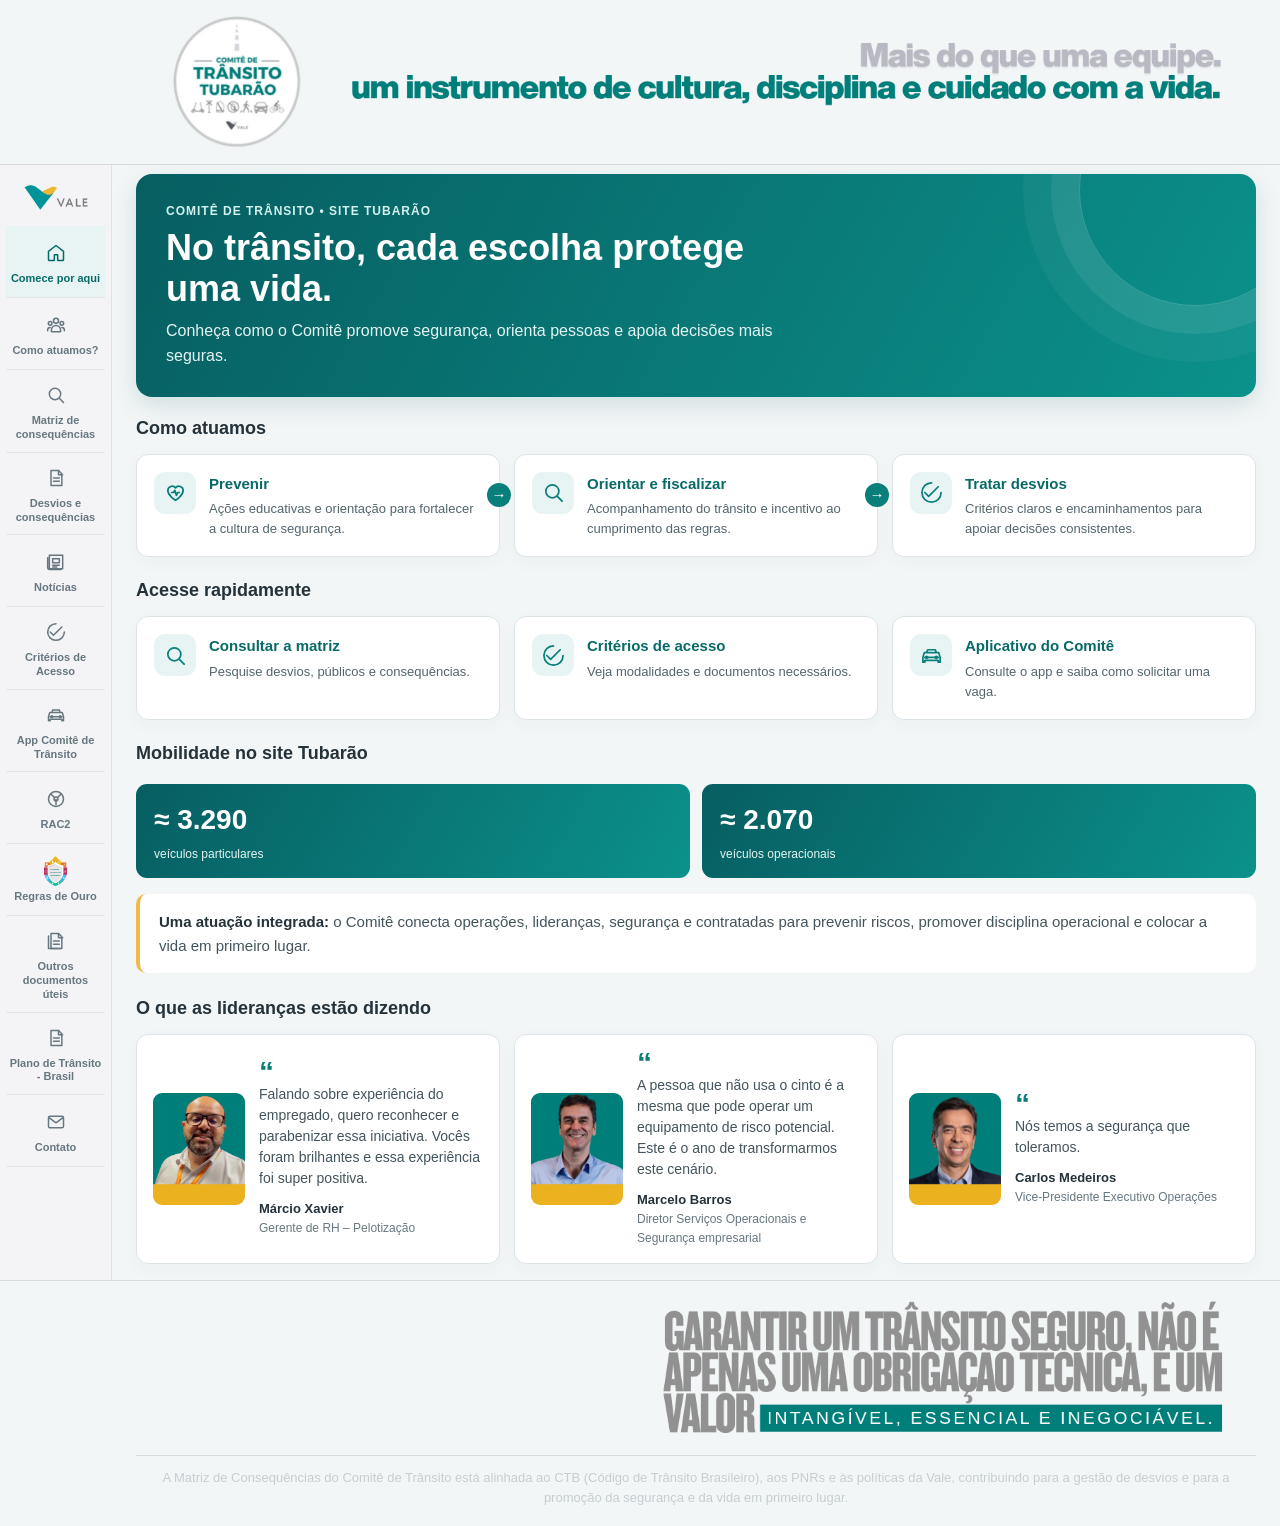
<file: index.html>
<!DOCTYPE html>
<html lang="pt-BR"><head><meta charset="UTF-8"><meta name="viewport" content="width=device-width, initial-scale=1">
<title>Portal | Comitê de Trânsito</title>
<link rel="icon" type="image/png" href="Logo%20-%20Comit%C3%AA%20de%20tr%C3%A2nsito%20(3).png">
<style>
:root{--teal:#087f7b;--teal2:#0c9992;--ink:#24323a;--muted:#667780;--bg:#f3f6f7;--line:#dce4e7;--red:#d94d58;--amber:#f1b84b}
*{box-sizing:border-box}body{margin:0;background:var(--bg);font:15px/1.55 "Segoe UI",Arial,sans-serif;color:var(--ink)}
header{position:sticky;top:0;z-index:100;background:var(--bg);color:var(--ink);padding:0;border-bottom:1px solid #d5dadd}
header .header-banner{display:block;width:calc(100% - 160px);max-width:1152px;height:auto;margin:0 auto;position:relative;left:56px}
.shell{display:flex}aside{width:112px;flex-shrink:0;background:#f4f4f6;border-right:1px solid var(--line);padding:12px 6px}
.brand{display:none}
.golden-rules{display:flex;align-items:center;gap:24px;flex-wrap:wrap}.golden-rules img{display:block;width:180px;max-width:100%;height:auto;object-fit:contain}.golden-rules div{flex:1;min-width:200px}.golden-rules h3{margin:0 0 8px;color:var(--teal)}.golden-rules p{margin:0;color:var(--muted)}
nav button,nav a.nav-link{text-decoration:none;box-sizing:border-box;width:100%;display:flex;flex-direction:column;align-items:center;justify-content:center;gap:4px;text-align:center;background:transparent;color:#667780;padding:10px 3px;border-radius:0;border-bottom:1px solid #e4e6e8;margin:0;font-family:inherit;font-size:11px;line-height:1.25;font-weight:600;min-height:72px}
nav button.active,nav button:hover,nav a.nav-link:hover{background:#e8f4f3;color:#066b68}nav .ico{display:flex;width:30px;height:30px;flex:0 0 30px;align-items:center;justify-content:center;text-align:center;font-size:24px;line-height:1}
.side-bottom{border-top:1px solid var(--line);margin-top:12px;padding:12px 3px;color:var(--muted);font-size:10px;line-height:1.3;text-align:center}
main{flex:1;max-width:1200px;margin:0 auto;padding:9px 24px 16px;width:100%}
.page{display:none}.page.active{display:block}.sidebar-logo{display:block;width:78px;max-width:100%;height:auto;margin:4px auto 12px}.page-title{margin:0 0 4px;font-size:23px}.page-sub{margin:0 0 20px;color:var(--muted)}
.notice{background:#fff8e8;border:1px solid #f1d79b;border-left:5px solid var(--amber);padding:12px 15px;border-radius:9px;margin-bottom:17px}
.panel{background:white;border:1px solid var(--line);border-radius:13px;padding:20px;box-shadow:0 5px 18px #20343b08;margin-bottom:16px}
.panel h2{margin:0 0 4px;font-size:19px}.sub{color:var(--muted);margin:0 0 18px}
.grid{display:grid;grid-template-columns:repeat(2,minmax(0,1fr));gap:15px}label{display:block;font-weight:650;font-size:13px;margin-bottom:6px;color:#34464e}
select,input,textarea{width:100%;border:1px solid #cbd6da;border-radius:8px;padding:11px 12px;font:inherit;background:white;color:var(--ink)}textarea{min-height:90px;resize:vertical}
select:focus,input:focus,textarea:focus{outline:3px solid #0b918b22;border-color:var(--teal)}
.deviation-picker{position:relative}.deviation-picker>button{width:100%;min-height:46px;padding:11px 38px 11px 12px;text-align:left;background:white;border:1px solid #cbd6da;border-radius:8px;color:var(--ink);font:inherit;font-weight:400;line-height:1.4;white-space:normal;overflow-wrap:anywhere;position:relative}.deviation-picker>button::after{content:"⌄";position:absolute;right:13px;top:50%;transform:translateY(-50%);font-size:18px}.deviation-picker>button:focus{outline:3px solid #0b918b22;border-color:var(--teal)}.deviation-menu{position:absolute;z-index:20;top:calc(100% + 5px);left:0;right:0;padding:9px;background:white;border:1px solid var(--line);border-radius:9px;box-shadow:0 8px 24px #20343b24}.deviation-menu[hidden]{display:none}.deviation-menu input{margin-bottom:8px}.deviation-options{max-height:320px;overflow-y:auto}.deviation-options button{display:block;width:100%;padding:9px 10px;text-align:left;background:white;border-radius:6px;font:inherit;font-weight:400;line-height:1.4;white-space:normal;overflow-wrap:anywhere;word-break:normal}.deviation-options button:hover,.deviation-options button:focus{background:#e8f4f3;color:#066b68;outline:none}.deviation-options .no-options{padding:10px;color:var(--muted);font-size:13px}
.full{grid-column:1/-1}.actions{display:flex;gap:9px;flex-wrap:wrap;margin-top:16px}
button{border:0;border-radius:8px;padding:10px 14px;font-weight:700;font-size:13px;cursor:pointer}
.primary{background:var(--teal);color:white}.secondary{background:#edf2f3;color:#34464e}.danger{background:#fff0f0;color:#a22d38}.small{padding:7px 10px}
.result{margin-top:18px;display:none}.result.show{display:block}.result-head{display:flex;justify-content:space-between;gap:12px;flex-wrap:wrap;border-bottom:1px solid var(--line);padding-bottom:13px;margin-bottom:14px}
.chips{display:flex;gap:7px;flex-wrap:wrap;margin-top:8px}.chip{font-size:13px;font-weight:700;background:#e8f4f3;color:#086a67;border-radius:30px;padding:5px 9px}.severity.n5{background:#fff0a6;color:#805700;font-weight:800}.severity.n3{background:#f6d5d9;color:#800020;font-weight:800}.involved.n5{color:#805700;font-weight:800}.involved.n3{color:#800020;font-weight:800}.classification{background:#edf0fa;color:#46548c}
.outcomes,.stats{display:grid;grid-template-columns:repeat(2,minmax(0,1fr));gap:12px}.outcome,.stat{border:1px solid var(--line);border-radius:10px;padding:14px;background:#fcfdfd}.outcome h3{font-size:12px;text-transform:uppercase;letter-spacing:.5px;color:var(--muted);margin:0 0 8px}.committee-note{color:var(--red);font-size:12px;font-weight:700;margin:-4px 0 8px}
.stat strong{display:block;font-size:28px;color:var(--teal)}.stat span{color:var(--muted);font-size:12px}
.table-wrap{overflow:auto}table{border-collapse:collapse;width:100%;min-width:650px}th,td{padding:10px;border-bottom:1px solid var(--line);text-align:left;vertical-align:top}th{font-size:12px;text-transform:uppercase;color:var(--muted);background:#f8fafb}
.empty{color:#8a4c22;background:#fff8ef;border:1px solid #f0d5b7;padding:13px;border-radius:9px}.muted{color:var(--muted);font-size:12px}.locked{padding:25px;text-align:center;border:1px dashed #bdcbd0;border-radius:10px}
.badge{display:inline-block;background:#edf0fa;color:#46548c;padding:3px 8px;border-radius:20px;font-size:11px;font-weight:700}
dialog{width:min(680px,calc(100% - 30px));max-height:90vh;border:1px solid var(--line);border-radius:13px;padding:20px;color:var(--ink)}dialog::backdrop{background:#0008}dialog h2{margin:0 0 6px}dialog .grid{margin-top:16px}dialog .actions{justify-content:flex-end}
footer{padding:0;border-top:1px solid #d5dadd;background:transparent}footer .footer-banner{display:block;width:calc(100% - 160px);max-width:1152px;height:auto;margin:0 auto;position:relative;left:56px}.footer-note{width:calc(100% - 160px);max-width:1152px;position:relative;left:56px;margin:0 auto;padding:12px 0 18px;border-top:1px solid #d5dadd;color:#c5ced1;font-size:13px;text-align:center}
.icon-defs{position:absolute;width:0;height:0;overflow:hidden}.ico svg,.criteria-icon svg{width:20px;height:20px;display:block;fill:none;stroke:currentColor;stroke-width:1.8;stroke-linecap:round;stroke-linejoin:round}.criteria-icon{color:#087f7b}.ico{color:inherit}.rules-menu-icon{display:block;width:30px;height:30px;object-fit:contain}

 .powerbi-embed{position:relative;width:100%;aspect-ratio:16/9;overflow:hidden;border:1px solid var(--line);border-radius:9px;background:#f8fafb}
.powerbi-embed iframe{position:absolute;inset:0;width:100%;max-width:100%;height:100%;border:0;overflow:hidden}
 .dashboard-stats{grid-template-columns:repeat(4,minmax(0,1fr));gap:10px}.dashboard-stats .stat{padding:10px 12px}.dashboard-stats .stat strong{font-size:23px}.info-grid{display:grid;grid-template-columns:repeat(2,minmax(0,1fr));gap:14px;margin-bottom:16px}.documents-list{display:grid;gap:14px}.info-card{background:white;border:1px solid var(--line);border-radius:12px;padding:18px;box-shadow:0 5px 18px #20343b08}.info-card h3{margin:0 0 8px;color:#086a67;font-size:16px}.info-card p{margin:0;color:#43545c}.app-callout{position:relative;margin:0 0 16px;padding:18px 20px;border:1px solid #b7dfdc;border-left:5px solid var(--teal);border-radius:14px;background:#e8f4f3;box-shadow:0 5px 18px #20343b08}.app-callout p{margin:0;color:#245158;font-size:16px;font-weight:650}.app-callout a{display:inline-block;margin-top:10px;color:#066b68;font-weight:800;text-decoration:underline;text-underline-offset:3px}.app-callout a:focus{outline:3px solid #0b918b44;outline-offset:3px;border-radius:3px}.home-hero{position:relative;overflow:hidden;margin-bottom:18px;padding:28px 30px;border-radius:16px;background:linear-gradient(120deg,#075e61,#0b918b);color:#fff;box-shadow:0 8px 24px #075e6126}.home-hero:after{content:"";position:absolute;width:230px;height:230px;right:-55px;top:-100px;border:1px solid #ffffff33;border-radius:50%;box-shadow:0 0 0 28px #ffffff12,0 0 0 56px #ffffff0a}.home-hero .eyebrow{margin:0 0 6px;color:#d2f2ef;font-size:12px;font-weight:800;letter-spacing:1px;text-transform:uppercase}.home-hero h1{position:relative;z-index:1;max-width:650px;margin:0;font-size:clamp(25px,4vw,36px);line-height:1.15}.home-hero p{position:relative;z-index:1;max-width:620px;margin:10px 0 0;color:#e4f5f3;font-size:16px}.home-flow,.home-shortcuts{display:grid;grid-template-columns:repeat(3,minmax(0,1fr));gap:14px;margin:0 0 20px}.home-step,.home-shortcut{position:relative;display:flex;align-items:flex-start;gap:13px;min-width:0;padding:17px;background:white;border:1px solid var(--line);border-radius:12px;box-shadow:0 5px 18px #20343b08}.home-step:not(:last-child):after{content:"→";position:absolute;z-index:2;right:-12px;top:28px;width:24px;height:24px;border-radius:50%;background:var(--teal);color:white;text-align:center;font-weight:800;line-height:24px}.home-symbol{display:flex;flex:0 0 42px;width:42px;height:42px;align-items:center;justify-content:center;border-radius:11px;background:#e8f4f3;color:var(--teal)}.home-symbol svg{width:23px;height:23px;fill:none;stroke:currentColor;stroke-width:1.8;stroke-linecap:round;stroke-linejoin:round}.home-step h3,.home-shortcut h3{margin:0 0 4px;color:#086a67;font-size:15px}.home-step p,.home-shortcut p{margin:0;color:#53656d;font-size:13px}.home-section-title{margin:0 0 11px;font-size:18px}.home-shortcut{text-decoration:none;color:inherit;transition:transform .15s ease,border-color .15s ease}.home-shortcut:hover{transform:translateY(-2px);border-color:#83c7c3}.home-shortcut:focus{outline:3px solid #0b918b44;outline-offset:2px}.home-stats{grid-template-columns:repeat(2,minmax(0,1fr));margin:0 0 18px}.home-stats .metric{padding:14px 18px}.home-stats .metric strong{font-size:28px}.home-history{margin-bottom:22px;padding:16px 19px;background:#fff;border-left:4px solid var(--amber);border-radius:10px;color:#43545c}.home-history strong{color:var(--ink)}.testimonials{display:grid;grid-template-columns:repeat(3,minmax(0,1fr));gap:14px;margin:0}.testimonial-card{display:flex;align-items:center;gap:14px;min-width:0;padding:16px;background:#fff;border:1px solid var(--line);border-radius:12px;box-shadow:0 5px 18px #20343b08}.testimonial-card img{display:block;flex:0 0 92px;width:92px;height:112px;object-fit:cover;object-position:center 35%;border-radius:9px}.testimonial-card blockquote{margin:0;color:#43545c;font-size:14px;line-height:1.5}.testimonial-card blockquote::before{content:"“";display:block;color:var(--teal);font-size:30px;font-weight:800;line-height:.8}.testimonial-card strong,.testimonial-card cite{display:block}.testimonial-card strong{margin-top:10px;color:var(--ink);font-size:13px}.testimonial-card cite{color:var(--muted);font-size:12px;font-style:normal}.news-grid{display:grid;grid-template-columns:repeat(2,minmax(0,1fr));gap:16px}.news-card{overflow:hidden;background:white;border:1px solid var(--line);border-radius:13px;box-shadow:0 5px 18px #20343b08}.news-card img{display:block;width:100%;height:auto;max-height:520px;object-fit:contain;background:#f8fafb}.news-copy{padding:17px}.news-copy h3{margin:0 0 8px;color:#086a67;font-size:17px}.news-copy p{margin:0;color:#43545c}.info-card ul{margin:8px 0 0;padding-left:20px}.pillars{display:grid;grid-template-columns:repeat(3,minmax(0,1fr));gap:10px}.pillar{background:#e8f4f3;border-radius:9px;padding:12px;font-weight:700;color:#086a67}.metrics{display:grid;grid-template-columns:repeat(2,minmax(0,1fr));gap:12px;margin:16px 0}.metric{background:linear-gradient(120deg,#075e61,#0b918b);color:white;border-radius:11px;padding:16px}.metric strong{display:block;font-size:25px}.metric span{font-size:12px;color:#e4f5f3}.criteria-grid{display:grid;grid-template-columns:repeat(2,minmax(0,1fr));gap:14px}.criteria-card{background:white;border:1px solid var(--line);border-top:4px solid var(--teal);border-radius:11px;padding:17px;box-shadow:0 5px 18px #20343b08}.criteria-card h3{display:flex;align-items:center;gap:9px;margin:0 0 10px;color:#086a67;font-size:16px}.criteria-icon{display:inline-flex;align-items:center;justify-content:center;flex:0 0 32px;width:32px;height:32px;border-radius:8px;background:#e8f4f3;font-size:21px;line-height:1}.criteria-card p{margin:0 0 10px;color:#43545c}.criteria-card p:last-child{margin-bottom:0}.criteria-card .criteria-docs{padding-top:9px;border-top:1px solid var(--line)} .criteria-card .criteria-docs strong{color:var(--ink)}.criteria-card.highlight{border-top-color:var(--amber)}.criteria-wide{grid-column:1/-1}.resource-link{display:inline-block;text-decoration:none;padding:10px 14px;border-radius:8px;font-weight:700;font-size:13px}
@media(max-width:760px){.shell{display:block}aside{width:100%;padding:8px;border-right:0;border-bottom:1px solid var(--line)}.brand{display:none}nav{display:flex;overflow:auto;gap:4px}nav button,nav a.nav-link{white-space:nowrap;width:auto;margin:0;font-size:12px}.footer-note{width:calc(100% - 30px);left:0}.side-bottom{display:none}main{padding:15px}.grid,.outcomes,.stats,.info-grid,.news-grid,.pillars,.metrics,.criteria-grid,.home-flow,.home-shortcuts,.testimonials{grid-template-columns:1fr}.testimonial-card{align-items:flex-start}.testimonial-card img{flex-basis:82px;width:82px;height:100px}.home-step:not(:last-child):after{content:"↓";right:18px;top:auto;bottom:-13px}.home-hero{padding:23px 21px}.home-stats{grid-template-columns:repeat(2,minmax(0,1fr))}.dashboard-stats{grid-template-columns:repeat(2,minmax(0,1fr))}header{padding:0}header .header-banner,footer .footer-banner{width:calc(100% - 30px);left:0}main{padding:9px 15px 16px}}
.report-table{margin-bottom:22px}.report-table h2{margin:0 0 10px}.report-table table{min-width:0;table-layout:fixed}.report-table th,.report-table td{text-align:center;vertical-align:middle;overflow-wrap:anywhere;word-break:normal}.report-table th:first-child,.report-table td:first-child{width:23%;text-align:left}.report-table .potential-n5{color:#805700;background:#fff0a6;font-weight:800}.report-table .potential-n3{color:#800020;background:#f6d5d9;font-weight:800}.print-actions{margin:0 0 16px}
@media print{body{background:white;font-size:11pt}header,aside,footer,.print-actions{display:none!important}.shell,main{display:block!important;min-height:0;margin:0;padding:0;max-width:none;width:100%}.page{display:none!important}body.print-report #page-relatorio{display:block!important}body.print-consult #page-consulta{display:block!important}body.print-criteria #page-criterios{display:block!important}body.print-consult #page-consulta>*:not(.panel){display:none!important}body.print-consult #page-consulta .panel{box-shadow:none;border:0;padding:0;margin:0}body.print-consult #page-consulta .panel>.grid,body.print-consult #page-consulta .panel>.actions{display:none!important}body.print-consult #result{display:block!important;margin:0}body.print-consult .result-head button{display:none!important}.panel{box-shadow:none;border:0;padding:0}.table-wrap{overflow:visible}table{width:100%;min-width:0;font-size:9pt}th,td{padding:5px;border:1px solid #aaa}thead{display:table-header-group}tr{break-inside:avoid}.report-table{break-inside:auto}}

</style></head>
<body>
<svg class="icon-defs" xmlns="http://www.w3.org/2000/svg" aria-hidden="true">
<symbol id="i-home" viewBox="0 0 24 24"><path d="m3 10 9-7 9 7v10a1 1 0 0 1-1 1h-6v-7h-4v7H4a1 1 0 0 1-1-1z"/></symbol>
<symbol id="i-search" viewBox="0 0 24 24"><circle cx="10.8" cy="10.8" r="6.8"/><path d="m16 16 5 5"/></symbol>
<symbol id="i-report" viewBox="0 0 24 24"><path d="M6 3h9l4 4v14H6z"/><path d="M15 3v5h5M9 12h7M9 16h7"/></symbol>
<symbol id="i-committee" viewBox="0 0 24 24"><circle cx="12" cy="7" r="3"/><circle cx="5" cy="10" r="2.2"/><circle cx="19" cy="10" r="2.2"/><path d="M6.5 20v-2a5.5 5.5 0 0 1 11 0v2zM2 19v-1a3 3 0 0 1 3-3m17 4v-1a3 3 0 0 0-3-3"/></symbol>
<symbol id="i-news" viewBox="0 0 24 24"><path d="M4 4h16v16H4zM2 7v12a2 2 0 0 0 2 2h14"/><path d="M8 8h8v5H8zM8 16h8M8 18h5"/></symbol>
<symbol id="i-mail" viewBox="0 0 24 24"><rect x="3" y="5" width="18" height="14" rx="2"/><path d="m4 7 8 6 8-6"/></symbol>
<symbol id="i-check" viewBox="0 0 24 24"><path d="m5 12 4 4L19 6"/><path d="M12 2a10 10 0 1 0 10 10"/></symbol>
<symbol id="i-golden-rules" viewBox="0 0 24 24"><path d="M12 2 3 6v6c0 5 5 8.5 9 10 4-1.5 9-5 9-10V6z"/><path d="m7 10 2-1v7m-2 0h4"/><rect x="13" y="9" width="4" height="7" rx="2"/></symbol>
<symbol id="i-wheel" viewBox="0 0 24 24"><circle cx="12" cy="12" r="9"/><circle cx="12" cy="12" r="2.3"/><path d="m5.6 5.6 4.8 4.8m8-4.8-4.8 4.8m-1.6 2.3v6.1"/></symbol>
<symbol id="i-leadership" viewBox="0 0 24 24"><circle cx="9" cy="7" r="3"/><path d="M3.5 19v-1a5.5 5.5 0 0 1 11 0v1zM17 4.5a3 3 0 0 1 0 5.8M17 13a4 4 0 0 1 3.5 4v2"/></symbol>
<symbol id="i-family" viewBox="0 0 24 24"><circle cx="8" cy="7" r="2.7"/><circle cx="16" cy="7" r="2.7"/><path d="M2.5 19v-1a5.5 5.5 0 0 1 11 0v1zm9 0v-1a5.5 5.5 0 0 1 10 0v1z"/><path d="M12 11.5v3"/></symbol>
<symbol id="i-accessibility" viewBox="0 0 24 24"><circle cx="12" cy="4" r="1.8"/><path d="M5 8h14M12 8l-2 6h5l3 6M10 14l-3 6"/><circle cx="12" cy="14" r="7"/></symbol>
<symbol id="i-care" viewBox="0 0 24 24"><path d="M12 20s-8-4.5-8-10a4.5 4.5 0 0 1 8-2.8A4.5 4.5 0 0 1 20 10c0 5.5-8 10-8 10z"/><path d="M8 12h2l1.2-2.3L13 15l1.2-3H16"/></symbol>
<symbol id="i-age" viewBox="0 0 24 24"><circle cx="12" cy="6" r="3"/><path d="M6 21v-2a6 6 0 0 1 12 0v2M12 12v8m-4-4h8"/></symbol>
<symbol id="i-car" viewBox="0 0 24 24"><path d="m3 14 1.5-5h15L21 14v5h-2v-2H5v2H3zM5 14h14M7 9l1-3h8l1 3"/><circle cx="7" cy="14" r="1"/><circle cx="17" cy="14" r="1"/></symbol>
<symbol id="i-clock" viewBox="0 0 24 24"><circle cx="12" cy="12" r="9"/><path d="M12 7v5l3.5 2"/></symbol>
<symbol id="i-target" viewBox="0 0 24 24"><circle cx="12" cy="12" r="9"/><circle cx="12" cy="12" r="5"/><circle cx="12" cy="12" r="1"/><path d="m13 11 7-7m-4 0h4v4"/></symbol>
<symbol id="i-driver" viewBox="0 0 24 24"><path d="m3 14 1.5-5h15L21 14v5h-2v-2H5v2H3zM5 14h14M7 9l1-3h8l1 3"/><circle cx="7" cy="14" r="1"/><circle cx="17" cy="14" r="1"/><path d="M12 3v5m-2.5-2.5h5"/></symbol>
<symbol id="i-documents" viewBox="0 0 24 24"><path d="M6 3h9l4 4v14H6z"/><path d="M15 3v5h5M9 12h7M9 16h7"/><path d="M3 6v15h14"/></symbol>
<symbol id="i-lock" viewBox="0 0 24 24"><rect x="4" y="10" width="16" height="11" rx="2"/><path d="M8 10V7a4 4 0 1 1 8 0v3M12 14v3"/></symbol>
</svg>
<header><img class="header-banner" src="Topo%20-%20comit%C3%AA.png" alt="Comitê de Trânsito — um instrumento de cultura, disciplina e cuidado com a vida"></header>
<div class="shell">
<aside><div class="brand">PORTAL | COMITÊ DE TRÂNSITO</div><a href="https://www.vale.com" target="_blank" rel="noopener noreferrer" aria-label="Acessar o site da Vale (abre em nova aba)"><img class="sidebar-logo" src="Vale%20logo%20-%20No%20BG.png" alt="Vale"></a><nav>
<button class="active" data-page="inicio"><span class="ico"><svg aria-hidden="true"><use href="#i-home"/></svg></span>Comece por aqui</button>
<a class="nav-link" href="https://comitedetransito.github.io/navale/procedimentos/" target="_blank" rel="noopener noreferrer"><span class="ico"><svg aria-hidden="true"><use href="#i-committee"/></svg></span>Como atuamos?</a>
<button data-page="consulta"><span class="ico"><svg aria-hidden="true"><use href="#i-search"/></svg></span>Matriz de consequências</button>
<button data-page="relatorio"><span class="ico"><svg aria-hidden="true"><use href="#i-report"/></svg></span>Desvios e consequências</button>
<button data-page="noticias"><span class="ico"><svg aria-hidden="true"><use href="#i-news"/></svg></span>Notícias</button>
<button data-page="criterios"><span class="ico"><svg aria-hidden="true"><use href="#i-check"/></svg></span>Critérios de Acesso</button>
<button data-page="app-comite"><span class="ico"><svg aria-hidden="true"><use href="#i-car"/></svg></span>App Comitê de Trânsito</button>
<button data-page="rac02"><span class="ico"><svg aria-hidden="true"><use href="#i-wheel"/></svg></span>RAC2</button>
<button data-page="regras-ouro"><span class="ico"><img src="regras-ouro.svg" alt="" class="rules-menu-icon"></span>Regras de Ouro</button>
<button data-page="outros-documentos"><span class="ico"><svg aria-hidden="true"><use href="#i-documents"/></svg></span>Outros documentos úteis</button>
<a class="nav-link" href="https://vale.softexpert.com/se/v60887/document/dc_view_document/api_view_document.php?cddocument=31515&nmfile=PRO_021346_Plano+de+Tr%C3%A2nsito+da+Explora%C3%A7%C3%A3o+Brasil.pdf" target="_blank" rel="noopener noreferrer"><span class="ico"><svg aria-hidden="true"><use href="#i-report"/></svg></span>Plano de Trânsito - Brasil</a>
<button data-page="fale-conosco"><span class="ico"><svg aria-hidden="true"><use href="#i-mail"/></svg></span>Contato</button>

</nav></aside>
<main>
<section class="page active" id="page-inicio">
<div class="home-hero"><p class="eyebrow">Comitê de Trânsito • site Tubarão</p><h1>No trânsito, cada escolha protege uma vida.</h1><p>Conheça como o Comitê promove segurança, orienta pessoas e apoia decisões mais seguras.</p></div>
<h2 class="home-section-title">Como atuamos</h2>
<div class="home-flow" aria-label="Etapas de atuação do Comitê de Trânsito">
<div class="home-step"><span class="home-symbol" aria-hidden="true"><svg><use href="#i-care"/></svg></span><div><h3>Prevenir</h3><p>Ações educativas e orientação para fortalecer a cultura de segurança.</p></div></div>
<div class="home-step"><span class="home-symbol" aria-hidden="true"><svg><use href="#i-search"/></svg></span><div><h3>Orientar e fiscalizar</h3><p>Acompanhamento do trânsito e incentivo ao cumprimento das regras.</p></div></div>
<div class="home-step"><span class="home-symbol" aria-hidden="true"><svg><use href="#i-check"/></svg></span><div><h3>Tratar desvios</h3><p>Critérios claros e encaminhamentos para apoiar decisões consistentes.</p></div></div>
</div>
<h2 class="home-section-title">Acesse rapidamente</h2>
<div class="home-shortcuts">
<a class="home-shortcut" href="#page-consulta" onclick="go('consulta'); return false;"><span class="home-symbol" aria-hidden="true"><svg><use href="#i-search"/></svg></span><div><h3>Consultar a matriz</h3><p>Pesquise desvios, públicos e consequências.</p></div></a>
<a class="home-shortcut" href="#page-criterios" onclick="go('criterios'); return false;"><span class="home-symbol" aria-hidden="true"><svg><use href="#i-check"/></svg></span><div><h3>Critérios de acesso</h3><p>Veja modalidades e documentos necessários.</p></div></a>
<a class="home-shortcut" href="#page-app-comite" onclick="go('app-comite'); return false;"><span class="home-symbol" aria-hidden="true"><svg><use href="#i-car"/></svg></span><div><h3>Aplicativo do Comitê</h3><p>Consulte o app e saiba como solicitar uma vaga.</p></div></a>
</div>
<h2 class="home-section-title">Mobilidade no site Tubarão</h2>
<div class="metrics home-stats"><div class="metric"><strong>≈ 3.290</strong><span>veículos particulares</span></div><div class="metric"><strong>≈ 2.070</strong><span>veículos operacionais</span></div></div>
<div class="home-history"><strong>Uma atuação integrada:</strong> o Comitê conecta operações, lideranças, segurança e contratadas para prevenir riscos, promover disciplina operacional e colocar a vida em primeiro lugar.</div>
<h2 class="home-section-title">O que as lideranças estão dizendo</h2>
<div class="testimonials">
<article class="testimonial-card"><img src="marcio-xavier.png" alt="Márcio Xavier, Gerente de RH – Pelotização"><div><blockquote>Falando sobre experiência do empregado, quero reconhecer e parabenizar essa iniciativa. Vocês foram brilhantes e essa experiência foi super positiva.</blockquote><strong>Márcio Xavier</strong><cite>Gerente de RH – Pelotização</cite></div></article>
<article class="testimonial-card"><img src="marcelo-barros.png" alt="Marcelo Barros, Diretor de Serviços Operacionais e Segurança Empresarial"><div><blockquote>A pessoa que não usa o cinto é a mesma que pode operar um equipamento de risco potencial. Este é o ano de transformarmos este cenário.</blockquote><strong>Marcelo Barros</strong><cite>Diretor Serviços Operacionais e Segurança empresarial</cite></div></article>
<article class="testimonial-card"><img src="carlos-medeiros.png" alt="Carlos Medeiros, Vice-Presidente Executivo Operações"><div><blockquote>Nós temos a segurança que toleramos.</blockquote><strong>Carlos Medeiros</strong><cite>Vice-Presidente Executivo Operações</cite></div></article>
</div>
</section>
<section class="page" id="page-consulta">
<h2 class="page-title">Matriz de consequências</h2><p class="page-sub">Selecione o desvio, o público envolvido e a reincidência.</p><p class="muted">Base documental Rev. 04 • 05/11/2026</p>
<div class="stats dashboard-stats"><div class="stat"><strong id="statDevs">0</strong><span>Tipos de desvio cadastrados</span></div><div class="stat"><strong id="statGroups">0</strong><span>Regras / grupos de aplicação</span></div><div class="stat"><strong id="statPublics">0</strong><span>Públicos cadastrados</span></div><div class="stat"><strong id="statSpeed">3</strong><span>Faixas específicas de velocidade</span></div></div>
<div class="panel"><div class="grid"><div class="full"><label id="deviationLabel">Tipo de desvio</label><div class="deviation-picker"><button type="button" id="deviationPickerButton" aria-haspopup="listbox" aria-expanded="false" aria-labelledby="deviationLabel deviationPickerButton">Selecione um desvio...</button><div class="deviation-menu" id="deviationPickerMenu" hidden><input id="deviationSearch" type="search" placeholder="Buscar desvio..." aria-label="Buscar desvio"><div class="deviation-options" id="deviationOptions" role="listbox" aria-labelledby="deviationLabel"></div></div></div><select id="deviation" hidden><option value="">Selecione um desvio...</option></select></div>
<div><label>Público / vínculo do envolvido</label><select id="person" disabled><option value="">Selecione primeiro o desvio</option></select></div>
<div><label>Histórico de ocorrência</label><select id="occurrence"><option value="first">1º evento</option><option value="second">1ª reincidência</option><option value="more">Demais reincidências</option></select></div></div>
<div class="actions"><button class="secondary" id="clear">Limpar</button></div><section id="result" class="result" aria-live="polite"></section></div>
</section>
<section class="page" id="page-relatorio">
<h2 class="page-title">Desvios, públicos e consequências</h2>
<p class="page-sub">Listagem completa da matriz para consulta e impressão.</p>
<div class="panel print-actions"><div class="grid"><div><label id="reportDeviationLabel">Desvio</label><div class="deviation-picker"><button type="button" id="reportDeviationPickerButton" aria-haspopup="listbox" aria-expanded="false" aria-labelledby="reportDeviationLabel reportDeviationPickerButton">Todos os desvios</button><div class="deviation-menu" id="reportDeviationPickerMenu" hidden><input id="reportDeviationSearch" type="search" placeholder="Buscar desvio..." aria-label="Buscar desvio no relatório"><div class="deviation-options" id="reportDeviationOptions" role="listbox" aria-labelledby="reportDeviationLabel"></div></div></div><select id="reportDeviation" hidden><option value="">Todos os desvios</option></select></div><div><label for="reportPublic">Público</label><select id="reportPublic"><option value="">Todos os públicos</option></select></div><div class="full"><label for="reportConsequence">Consequência</label><select id="reportConsequence"><option value="">Todas as consequências</option></select></div><div class="full"><label for="reportPotential">Potencial</label><select id="reportPotential"><option value="">Todos os potenciais</option><option value="N5">N5</option><option value="N3">N3</option></select></div></div><div class="actions"><button class="secondary" id="reportClear">Limpar filtros</button><button class="primary" onclick="printPage('report')">Imprimir relatório</button></div></div>
<div id="reportTables"></div>
</section>
<section class="page" id="page-noticias">
<h2 class="page-title">Notícias e informativos</h2>
<p class="page-sub">Orientações e comunicados do Comitê de Trânsito.</p>
<div class="news-grid">
<article class="news-card"><img src="WhatsApp%20Image%202026-11-03%20at%2013.58.40.jpeg" alt="Comparativo do estacionamento externo da Usina VIII em outubro e novembro de 2026"><div class="news-copy"><h3>Usina VIII: evolução na organização do estacionamento</h3><p>As rondas da vigilância de trânsito contribuíram para melhorar a organização e o aproveitamento do estacionamento externo. Respeite a sinalização e utilize somente as vagas permitidas.</p></div></article>
<article class="news-card"><img src="Divulga%C3%A7%C3%B5es%20SegurPRO%20-%20Cliente%20Vale%20(17).png" alt="Informativo com regras de trânsito e estacionamento na Usina VIII"><div class="news-copy"><h3>Usina VIII: atenção às regras de trânsito e estacionamento</h3><p>Não estacione em vagas exclusivas para ônibus, áreas sinalizadas com restrição ou locais que obstruam a circulação e manobra. O acesso de motocicletas às áreas Vale também segue as restrições informadas no comunicado.</p></div></article>
<article class="news-card"><img src="Vale%20-%20Uso%20terminal%20de%20Carapina%20(2).png" alt="Informativo sobre horários e regras para permanência de ônibus no terminal da Portaria de Carapina"><div class="news-copy"><h3>Uso do terminal de ônibus da Portaria de Carapina</h3><p>Nos horários de maior movimento — das 5h às 8h e das 16h às 19h — o tempo máximo para embarque e desembarque é de 5 minutos. Fora desses horários, ônibus não podem permanecer no terminal.</p></div></article>
<article class="news-card"><img src="Registro%20de%20eventos%20com%20ve%C3%ADculos%20-%20SAP.jpeg" alt="Fluxo para identificar o responsável e registrar eventos com veículos no SAP"><div class="news-copy"><h3>Registro de eventos com veículos no SAP</h3><p>Antes de registrar, identifique e direcione o evento ao responsável correto. Confirme quem é responsável pelo veículo e pela atividade; o prazo para tratamento do evento é de 7 dias.</p></div></article>
</div>
</section>
<section class="page" id="page-criterios">
<h2 class="page-title">Critérios de Acesso</h2>
<p class="page-sub">Critérios para acesso com veículo particular no site Tubarão • Comitê de Trânsito • Rev. 02 — 30/06/2026.</p>
<div class="notice">Consulte os critérios de elegibilidade e a documentação necessária para cada situação. A solicitação deve ser encaminhada pelos canais indicados.</div>
<div class="actions print-actions"><button class="primary" onclick="printPage('criteria')">Imprimir critérios</button></div>
<div class="criteria-grid">
<article class="criteria-card"><h3><span class="criteria-icon" aria-hidden="true"><svg><use href="#i-leadership"/></svg></span>Liderança formal</h3><p>Concedido a empregados(as) Vale que ocupam cargo de supervisor ou superior, caracterizando posição de liderança formal na Vale, incluindo líder técnico(a), conforme o grade do relatório MDM – RH.</p><p class="criteria-docs"><strong>Documentação:</strong><br>Enviar imagem do CRLV e CNH + nº da solicitação gerada no APP para <a href="mailto:comite.transito.tubarao@vale.com">comite.transito.tubarao@vale.com</a>.</p></article>
<article class="criteria-card"><h3><span class="criteria-icon" aria-hidden="true"><svg><use href="#i-family"/></svg></span>Medicina — Projeto Cegonha</h3><p>Concedido a gestantes até a criança completar 6 anos, mães atípicas e pais atípicos solteiros com guarda da criança até 12 anos, mediante aprovação da Medicina do Trabalho.</p><p class="criteria-docs"><strong>Documentação</strong><br>Enviar para <a href="mailto:saude.tubarao@vale.com">saude.tubarao@vale.com</a> o número da solicitação e:<br>• Gestante: laudo da gestação.<br>• Mães atípicas: laudo da criança e comprovante de idade.<br>• Pais atípicos solteiros: laudo da criança, comprovante de idade, comprovante do estado civil e comprovante da guarda.<br>Enviar imagem do CRLV e da CNH, junto com o número da solicitação, para <a href="mailto:comite.transito.tubarao@vale.com">comite.transito.tubarao@vale.com</a>.</p></article>
<article class="criteria-card"><h3><span class="criteria-icon" aria-hidden="true"><svg><use href="#i-accessibility"/></svg></span>Medicina — mobilidade reduzida</h3><p>Concedido a empregados(as) com mobilidade reduzida grave, mediante aprovação da Medicina do Trabalho, por prazo determinado ou indeterminado nos casos permanentes.</p><p class="criteria-docs"><strong>Documentação</strong><br>Enviar laudo médico para <a href="mailto:saude.tubarao@vale.com">saude.tubarao@vale.com</a>, junto com o número da solicitação. Enviar imagem do CRLV e da CNH, junto com o número da solicitação, para <a href="mailto:comite.transito.tubarao@vale.com">comite.transito.tubarao@vale.com</a>.</p></article>
<article class="criteria-card"><h3><span class="criteria-icon" aria-hidden="true"><svg><use href="#i-care"/></svg></span>Assistência social</h3><p>Concedido por tempo determinado a empregados(as), após avaliação da equipe de Serviço Social, nas situações de cônjuge de gestante de risco ou familiar em condição grave de saúde.</p><p class="criteria-docs"><strong>Documentação</strong><br>Enviar comprovação para <a href="mailto:francislene.cordeiro@vale.com">francislene.cordeiro@vale.com</a>, junto com o número da solicitação. Enviar imagem do CRLV e da CNH, junto com o número da solicitação, para <a href="mailto:comite.transito.tubarao@vale.com">comite.transito.tubarao@vale.com</a>.</p></article>
<article class="criteria-card"><h3><span class="criteria-icon" aria-hidden="true"><svg><use href="#i-age"/></svg></span>60+ — prioridade por lei</h3><p>Concedido a empregados(as) com 60 anos ou mais, conforme relatório MDM RH.</p><p class="criteria-docs"><strong>Documentação</strong><br>Enviar imagem do CRLV e da CNH, junto com o número da solicitação, para <a href="mailto:comite.transito.tubarao@vale.com">comite.transito.tubarao@vale.com</a>.</p></article>
<article class="criteria-card"><h3><span class="criteria-icon" aria-hidden="true"><svg><use href="#i-car"/></svg></span>Reserva diária rotativa</h3><p>Concedida a 100% dos(as) empregados(as) mobilizados(as) no site, mediante cadastro no aplicativo do Comitê. A solicitação deve ser realizada diariamente para utilização no dia seguinte.</p><p class="criteria-docs"><strong>Documentação necessária</strong><br>Imagem do CRLV, imagem da CNH e número da solicitação. Enviar para <a href="mailto:comite.transito.tubarao@vale.com">comite.transito.tubarao@vale.com</a>.</p></article>
<article class="criteria-card highlight"><h3><span class="criteria-icon" aria-hidden="true"><svg><use href="#i-clock"/></svg></span>Credencial de turno</h3><p>Concedida a empregados(as) que atuam em regime de turno, com acesso permitido entre 18h e 7h. Finais de semana e feriados têm acesso liberado. Não permite uso no horário administrativo.</p><p class="criteria-docs"><strong>Documentação</strong><br>Enviar imagem do CRLV e da CNH, junto com o número da solicitação, para <a href="mailto:comite.transito.tubarao@vale.com">comite.transito.tubarao@vale.com</a>.</p></article>
<article class="criteria-card"><h3><span class="criteria-icon" aria-hidden="true"><svg><use href="#i-target"/></svg></span>Função estratégica</h3><p>Concedido a empregados(as) em funções estratégicas, mediante análise e aprovação do VP 2, conforme vagas disponíveis.</p><p class="criteria-docs"><strong>Documentação</strong><br>Enviar imagem do CRLV e da CNH, junto com o número da solicitação, para <a href="mailto:comite.transito.tubarao@vale.com">comite.transito.tubarao@vale.com</a>.</p></article>
<article class="criteria-card criteria-wide"><h3><span class="criteria-icon" aria-hidden="true"><svg><use href="#i-driver"/></svg></span>Adicionar +1 condutor(a)</h3><p>Permite incluir um(a) empregado(a) Vale (MDM) como condutor(a) adicional, sem aumentar a quantidade de veículos no site.</p><p class="criteria-docs"><strong>Documentação</strong><br>Enviar imagem do CRLV e da CNH, junto com o número da solicitação, para <a href="mailto:comite.transito.tubarao@vale.com">comite.transito.tubarao@vale.com</a>.</p></article>
</div>
</section>
<section class="page" id="page-app-comite">
<h2 class="page-title">App Comitê de Trânsito</h2>
<p class="page-sub">Uma ferramenta para consultar os critérios de acesso e reservar vagas de estacionamento no site Tubarão.</p>
<div class="info-grid">
<div class="info-card"><h3>O que é o App Comitê de Trânsito?</h3><p>O aplicativo disponibiliza vagas de estacionamento para empregados Vale conforme critérios de acesso. Além de atender lideranças formais, funções estratégicas, empregados em regime de turno, pessoas com mobilidade reduzida, empregados 60+ e integrantes do Projeto Cegonha, entre outros critérios, o app também oferece a possibilidade de solicitar uma vaga por meio da <strong>Reserva diária</strong>.</p></div>
<div class="info-card"><h3>Reserva diária</h3><p>A Reserva diária permite que qualquer colaborador Vale contratado solicite uma vaga de estacionamento dentro do site Tubarão. São <strong>100 vagas disponíveis</strong>; as reservas podem ser feitas a partir das <strong>7h30</strong> para uso no próximo dia útil.</p><p>Consulte os <button class="secondary small" type="button" onclick="go('criterios')">Critérios de Acesso</button> para conhecer as demais modalidades e orientações.</p></div>
</div>
<div class="panel"><h2>Acesse o aplicativo</h2><p class="sub">Disponível em desktop e dispositivos móveis.</p><a class="primary resource-link" href="https://apps.powerapps.com/play/e/default-7893571b-6c2c-4cef-b4da-7d4b266a0626/a/4e71437c-0743-43a7-8710-01e9f033813a?tenantId=7893571b-6c2c-4cef-b4da-7d4b266a0626&amp;hint=f9a63997-e200-4210-bbce-1cea4f781a23&amp;sourcetime=1778665294107&amp;source=portal" target="_blank" rel="noopener noreferrer">Abrir App Comitê de Trânsito ↗</a></div>
</section>
<section class="page" id="page-regras-ouro">
<h2 class="page-title">10 Regras de Ouro da Segurança</h2>
<p class="page-sub">A vida em primeiro lugar: segurança em cada decisão.</p>
<div class="panel golden-rules">
<img src="regras-ouro.svg" alt="Ícone vetorizado das 10 Regras de Ouro da Segurança Vale">
<div><h3>Regras de Ouro</h3><p>Um compromisso com a vida e a prevenção de riscos.</p><p><a class="primary resource-link" href="https://comitedetransito.github.io/navale/10-regras-de-ouro-Vale.pdf" target="_blank" rel="noopener noreferrer">Abrir 10 Regras de Ouro (PDF) ↗</a></p></div>
</div>
</section>
<section class="page" id="page-rac02">
<h2 class="page-title">RAC2</h2>
<p class="page-sub">Acesse o material de referência do RAC2.</p>
<div class="info-card"><h3>Requisitos de Atividades Críticas — RAC2</h3><p>Consulte o conteúdo disponível no repositório do Comitê de Trânsito.</p><p><a class="primary resource-link" href="https://comitedetransito.github.io/navale/RAC%2002%20-%20Ve%C3%ADculos%20automotores%20leves%20-%20M%C3%A9dia%20resolu%C3%A7%C3%A3o.pdf" target="_blank" rel="noopener noreferrer">Visualizar RAC2 ↗</a></p></div>
</section>
<section class="page" id="page-outros-documentos">
<h2 class="page-title">Outros documentos úteis</h2>
<p class="page-sub">Documentos Vale de referência para gestão de desvios, eventos e segurança no trânsito.</p>
<div class="documents-list">
<div class="info-card"><h3>POL-0041-G - Gestão de Desvios de Conduta</h3><p><a class="primary resource-link" href="https://vale.softexpert.com/se/generic/gn_linkshare/linkshare.php?key=25Dl6RZ0KDF&amp;cdisosystem=73" target="_blank" rel="noopener noreferrer">Abrir documento ↗</a></p></div>
<div class="info-card"><h3>PNR-000070 - Gerenciamento de Eventos de Saúde, Segurança Ocupacional e de Processos, Meio Ambiente e Comunidade</h3><p><a class="primary resource-link" href="https://vale.softexpert.com/se/generic/gn_linkshare/linkshare.php?key=1dd7CQ2er2Fu&amp;cdisosystem=73" target="_blank" rel="noopener noreferrer">Abrir documento ↗</a></p></div>
<div class="info-card"><h3>PGS-007245 - Diretrizes para Monitoramento de Fadiga e Telemetria Veicular</h3><p><a class="primary resource-link" href="https://vale.softexpert.com/se/generic/gn_linkshare/linkshare.php?key=12bCKZ1CPPGK&amp;cdisosystem=73" target="_blank" rel="noopener noreferrer">Abrir documento ↗</a></p></div>
</div>
</section>
<section class="page" id="page-fale-conosco">
<h2 class="page-title">Contato</h2>
<p class="page-sub">Para enviar sugestões, reclamações, dúvidas e outras contribuições utilize o email: <a href="mailto:comite.transito.tubarao@vale.com">comite.transito.tubarao@vale.com</a> ou telefone (28) 99921-8458.</p>
<div class="actions" style="margin:0 0 16px"><a id="whatsappContactLink" class="primary resource-link" href="https://web.whatsapp.com/send?phone=5528999218458" target="_blank" rel="noopener noreferrer" aria-label="Abrir conversa no WhatsApp com o Comitê de Trânsito"><svg aria-hidden="true" viewBox="0 0 24 24" style="width:18px;height:18px;vertical-align:-4px;margin-right:6px;fill:currentColor"><path d="M20.52 3.48A11.82 11.82 0 0 0 12.1 0C5.55 0 .22 5.33.22 11.88c0 2.1.55 4.14 1.6 5.94L.12 24l6.34-1.66a11.9 11.9 0 0 0 5.64 1.43h.01c6.55 0 11.88-5.33 11.88-11.88 0-3.17-1.23-6.15-3.47-8.41ZM12.1 21.75a9.9 9.9 0 0 1-5.04-1.38l-.36-.21-3.76.99 1-3.67-.23-.38a9.86 9.86 0 0 1-1.52-5.22c0-5.47 4.45-9.92 9.92-9.92a9.86 9.86 0 0 1 7.02 2.91 9.86 9.86 0 0 1 2.9 7.02c0 5.47-4.45 9.92-9.92 9.92Zm5.44-7.43c-.3-.15-1.77-.87-2.05-.97-.27-.1-.47-.15-.67.15-.2.3-.77.97-.94 1.17-.17.2-.35.22-.65.07-.3-.15-1.26-.46-2.4-1.47-.89-.79-1.49-1.77-1.66-2.07-.17-.3-.02-.46.13-.61.14-.14.3-.35.45-.52.15-.17.2-.3.3-.5.1-.2.05-.37-.02-.52-.08-.15-.67-1.62-.92-2.22-.24-.58-.48-.5-.67-.51h-.57c-.2 0-.52.08-.8.37-.27.3-1.04 1.02-1.04 2.49 0 1.47 1.07 2.89 1.22 3.09.15.2 2.1 3.21 5.09 4.5.71.31 1.27.5 1.7.64.72.23 1.37.2 1.89.12.58-.09 1.77-.72 2.02-1.42.25-.7.25-1.3.17-1.42-.07-.13-.27-.2-.57-.35Z"/></svg>Clique aqui e converse agora</a></div>
</section>

</main></div><footer><img class="footer-banner" src="rodap%C3%A9%20-%20comit%C3%AA.png" alt="Garantir um trânsito seguro não é apenas uma obrigação técnica, é um valor intangível, essencial e inegociável."><p class="footer-note">A Matriz de Consequências do Comitê de Trânsito está alinhada ao CTB (Código de Trânsito Brasileiro), aos PNRs e às políticas da Vale, contribuindo para a gestão de desvios e para a promoção da segurança e da vida em primeiro lugar.</p></footer>
<script>
let groups = {
 A:{id:"A",potential:"N5",classification:"N5",audience:"Empregado mobilizado (veículo)",people:["Empregado mobilizado"],events:["Procedimento incompleto de transposição de PN","Veículo em condições irregulares / manutenção vencida","Não obedecer à sinalização de trânsito","Direção perigosa","Não conceder preferência ao pedestre","CNH incompatível com o tipo de veículo","Velocidade incompatível com a via","Falha de ré indevida","Falta de documentação obrigatória (CTB / Vale, quando aplicável)","Desacato a agentes de trânsito","Transporte irregular de carga","Estacionar ou parar em local irregular","Descumprir fluxo de interdição de vias","Descumprir restrição de circulação de veículos/equipamentos com velocidade inferior a 20 km/h (nos horários 06h30–08h00, 11h00–13h00 e 15h30–17h00)","Condição e/ou comportamento inseguro (ex.: sentar/deitar em áreas de circulação, permanecer em pontos cegos, acessar áreas isoladas ou outras situações de exposição desnecessária a riscos operacionais)"],
 outcomes:{
 first:["Feedback contínuo (Vale)","Advertência formal (Contratadas)","Evidência SAP"],
 second:["Suspensão da credencial (Vale/Contratadas)","Feedback contínuo (Vale)","Notificação contratual (Contratadas)","Evidência SAP"],
 more:["Revogação da credencial (Vale/Contratadas)","Revogação do Passaporte RAC2 (condutor)","Multa contratual (Contratadas)","Evidência SAP"]}},
 B:{id:"B",potential:"N5",classification:"N5",audience:"Empregado não mobilizado / particular / fornecedor / visitante (veículo)",people:["Empregado não mobilizado","Particular","Fornecedor","Visitante"],events:["Procedimento incompleto de transposição de PN","Veículo em condições irregulares / manutenção vencida","Não obedecer à sinalização de trânsito","Direção perigosa","Não conceder preferência ao pedestre","CNH incompatível com o tipo de veículo","Velocidade incompatível com a via","Falha de ré indevida","Falta de documentação obrigatória (CTB / Vale, quando aplicável)","Desacato a agentes de trânsito","Transporte irregular de carga","Estacionar ou parar em local irregular","Descumprir fluxo de interdição de vias","Descumprir restrição de circulação de veículos/equipamentos com velocidade inferior a 20 km/h (nos horários 06h30–08h00, 11h00–13h00 e 15h30–17h00)","Condição e/ou comportamento inseguro (ex.: sentar/deitar em áreas de circulação, permanecer em pontos cegos, acessar áreas isoladas ou outras situações de exposição desnecessária a riscos operacionais)"],
 outcomes:{
 first:["Feedback contínuo (Vale)","Advertência formal (fornecedor)","Feedback formal (visitante)","Evidência SAP"],
 second:["Suspensão da credencial (Vale/fornecedor/visitante)","Feedback contínuo (Vale)","Notificação contratual (fornecedor)","Feedback formal (visitante)","Evidência SAP"],
 more:["Revogação da credencial (Vale/fornecedor/visitante)","Advertência formal (empregado Vale)","Multa contratual (fornecedor)","Advertência formal (visitante)","Evidência SAP"]}},
 C:{id:"C",potential:"N5",classification:"N5",audience:"Empregados mobilizados e não mobilizados (veículo)",people:["Empregado mobilizado","Empregado não mobilizado"],events:["Procedimento incompleto de transposição de PN","Veículo em condições irregulares / manutenção vencida","Não obedecer à sinalização de trânsito","Direção perigosa","Não conceder preferência ao pedestre","CNH incompatível com o tipo de veículo","Velocidade incompatível com a via","Falha de ré indevida","Falta de documentação obrigatória (CTB / Vale, quando aplicável)","Desacato a agentes de trânsito","Transporte irregular de carga","Estacionar ou parar em local irregular","Descumprir fluxo de interdição de vias","Descumprir restrição de circulação de veículos/equipamentos com velocidade inferior a 20 km/h (nos horários 06h30–08h00, 11h00–13h00 e 15h30–17h00)","Condição e/ou comportamento inseguro (ex.: sentar/deitar em áreas de circulação, permanecer em pontos cegos, acessar áreas isoladas ou outras situações de exposição desnecessária a riscos operacionais)"],
 outcomes:{
 first:["Feedback contínuo (Vale)","Advertência formal (Contratadas)","Evidência SAP"],
 second:["Suspensão da credencial (Vale/Contratadas)","Feedback contínuo (Vale)","Notificação contratual (Contratadas)","Evidência SAP"],
 more:["Revogação da credencial (Vale/Contratadas)","Revogação do Passaporte RAC2 (condutor)","Multa contratual (Contratadas)","Evidência SAP"]}},
 D:{id:"D",potential:"N3",classification:"N3",audience:"Empregado não mobilizado / particular / fornecedor / visitante (veículo)",people:["Empregado não mobilizado","Particular","Fornecedor","Visitante"],events:["Uso de celular durante a condução","Não realizar parada obrigatória na PN (mín. 3 segundos com o veículo parado)"],
 outcomes:{
 first:["Comitê Pela Vida (Vale)","Comitê Pela Vida (fornecedor)","Feedback formal (visitante)","Evidência SAP"],
 second:["Suspensão da credencial (Vale/fornecedor/visitante)","Feedback contínuo (Vale)","Notificação contratual (fornecedor)","Feedback formal (visitante)","Evidência SAP"],
 more:["Suspensão da credencial (empregado Vale/fornecedor/visitante)","Feedback contínuo (Vale)","Notificação contratual (fornecedor)","Feedback formal (visitante)","Evidência SAP"]}},
 E:{id:"E",potential:"N3",classification:"N3",audience:"Empregado mobilizado Vale – cinto de segurança (motorista/passageiro)",people:["Empregado mobilizado Vale"],events:["Não utilização do cinto de segurança (condutor)"],
 outcomes:{
 first:["Comitê Pela Vida","Evidência SAP"],
 second:["Suspensão da credencial","Comitê Pela Vida","Evidência SAP"],
 more:["Suspensão da credencial","Comitê Pela Vida","Evidência SAP"]}},
 F:{id:"F",potential:"N3",classification:"N3",audience:"Empregado mobilizado Contratadas – cinto de segurança (motorista/passageiro)",people:["Empregado mobilizado Contratadas"],events:["Não utilização do cinto de segurança (condutor)"],
 outcomes:{
 first:["Comitê Pela Vida","Notificação contratual à contratada","Evidência SAP"],
 second:["Suspensão da credencial","Comitê Pela Vida + Notificação contratual","Evidência SAP"],
 more:["Suspensão da credencial","Comitê Pela Vida + Notificação contratual","Evidência SAP"]}},
 G:{id:"G",potential:"N5",classification:"N5",audience:"Particular (No Show App Comitê de Trânsito)",people:["Particular"],events:["No Show App Comitê de Trânsito"],
 outcomes:{
 first:["Notificação de advertência formal"],
 second:["Suspensão de acesso com veículo particular por 7 dias"],
 more:["Revogação de acesso por 3 meses, sendo necessário um novo cadastro."]}},
 H:{id:"H",potential:"N5",classification:"N5",audience:"Empregado Vale / contratada / fornecedor / visitante – bicicleta e autopropelido",people:["Empregado Vale","Contratada","Fornecedor","Visitante"],events:["Velocidade incompatível com as condições de circulação da ciclovia"],
 outcomes:{
 first:["Feedback contínuo (Vale)","Advertência formal (Contratadas / Fornecedor)","Feedback formal (visitante, quando aplicável)","Evidência SAP"],
 second:["Suspensão do acesso ao bicicletário por 15 dias","Evidência SAP"],
 more:["Suspensão do acesso ao bicicletário por 3 meses","Evidência SAP"]}},
 I:{id:"I",potential:"N5",classification:"N5",audience:"Próprios / contratadas / fornecedor / visitante – pedestres",people:["Empregado Vale","Contratada","Fornecedor","Visitante"],events:["Não respeitar sinalização de trânsito para pedestres"],
outcomes:{first:[],second:[],more:[]}}
};
let speedEvents = [
 {id:"speed1",label:"Excesso de velocidade (>7% e <=20%)",potential:"N5",classification:"N5",audience:"Públicos de veículos – N5",people:["Empregado mobilizado Vale","Empregado mobilizado Contratadas","Empregado não mobilizado Vale","Empregado não mobilizado Fornecedor","Empregado não mobilizado Visitante"],outcomes:{first:["Advertência escrita"],second:["Advertência escrita"],more:["Aplicar Comitê Pela Vida"]}},
 {id:"speed2",label:"Excesso de velocidade (>20% <=50%)",potential:"N3",classification:"N3",audience:"Empregado não mobilizado Vale / Fornecedor / Visitante",people:["Empregado não mobilizado Vale","Empregado não mobilizado Fornecedor","Empregado não mobilizado Visitante"],outcomes:{first:["Advertência escrita"],second:["Suspensão RAC2"],more:["Aplicar Comitê Pela Vida"]}},
 {id:"speed3",label:"Excesso de velocidade (>50% e/ou >120km/h)",potential:"N3",classification:"N3",audience:"Empregado não mobilizado Vale / Fornecedor / Visitante",people:["Empregado não mobilizado Vale","Empregado não mobilizado Fornecedor","Empregado não mobilizado Visitante"],outcomes:{first:["Aplicar Comitê Pela Vida"],second:["Aplicar Comitê Pela Vida"],more:["Aplicar Comitê Pela Vida"]}}
];

const KEY="matrizConsequenciasV1";
let hiddenDeviations=[];
let admin=false;
let publics=["Empregado mobilizado","Empregado mobilizado Vale","Empregado mobilizado Contratadas","Empregado não mobilizado","Empregado não mobilizado Vale","Empregado não mobilizado Fornecedor","Empregado não mobilizado Visitante","Empregado Vale","Contratada","Particular","Fornecedor","Visitante"];
function normalizeCommitteeConsequences(){
 if(databaseAuthoritative)return;
 const normalize=list=>{
  if(!Array.isArray(list))return;
  list.forEach((item,index)=>{
   list[index]=String(item)
    .replace(/(?:Aplicar +)?Comit[eê] +Pela +Vida/gi,"Aplicar Comitê pela Vida")
    .replace(/\bRevogar\s+(?:a\s+)?credencial(?:\s+de acesso ao site)?(?:\s+conduzindo veículo)?/gi,"Revogação da credencial de acesso ao site conduzindo veículo")
    .replace(/Revogação da credencial(?! de acesso ao site conduzindo veículo)/gi,"Revogação da credencial de acesso ao site conduzindo veículo")
    .replace(/\bSuspender\s+(?:a\s+)?credencial\s+de acesso ao site(?:\s+conduzindo veículo)?/gi,"Suspensão da credencial de acesso ao site conduzindo veículo")
    .replace(/Suspensão da credencial de acesso ao site(?! conduzindo veículo)/gi,"Suspensão da credencial de acesso ao site conduzindo veículo")
    .replace(/\bevidencias\b/gi,"evidências")
    .replace(/\([^)]*\b(?:Vale|Contratadas?|fornecedores?|visitantes?)\b[^)]*\)/gi,"")
    .replace(/\s{2,}/g," ").trim();
  });
  for(let i=list.length-1;i>=0;i--)if(list[i].toLocaleLowerCase("pt-BR")==="suspensão da credencial")list.splice(i,1);
  const seen=new Set();
  for(let i=list.length-1;i>=0;i--){
   const key=list[i].toLocaleLowerCase("pt-BR");
   if(seen.has(key))list.splice(i,1);else seen.add(key);
  }
  list.sort((a,b)=>a.localeCompare(b,"pt-BR"));
 };
 const normalizeOutcomes=(outcomes,potential,rule)=>{
  const linkedSupplierOrContractor=/fornecedor|contratad/i.test([rule?.audience,...(rule?.people||[])].filter(Boolean).join(" "));
  Object.entries(outcomes||{}).forEach(([occurrence,list])=>{
   normalize(list);
   if(occurrence==="first"&&Array.isArray(list)){
    if(!linkedSupplierOrContractor)outcomes.first=list.filter(item=>!String(item).toLocaleLowerCase("pt-BR").includes("advertência formal"));
    if(["N3","N5"].includes(String(potential||"").trim().toUpperCase())){
     outcomes.first=outcomes.first.filter(item=>!String(item).trim().toLocaleLowerCase("pt-BR").startsWith("suspensão da credencial de acesso ao site conduzindo veículo"));
    }
   }
   if(occurrence==="more"&&Array.isArray(list)&&list.some(item=>String(item).trim().toLocaleLowerCase("pt-BR").includes("revogação da credencial de acesso ao site conduzindo veículo"))){
    outcomes.more=list.filter(item=>!String(item).trim().toLocaleLowerCase("pt-BR").startsWith("suspensão da credencial de acesso ao site conduzindo veículo"));
   }
  });
 };
 Object.values(groups).forEach(g=>normalizeOutcomes(g.outcomes,g.potential,g));
 speedEvents.forEach(rule=>normalizeOutcomes(rule.outcomes,rule.potential,rule));
}
function addSupplierContractorWarnings(){
 const addWarning=rule=>{
  if(!/fornecedor|contratad/i.test([rule.audience,...(rule.people||[])].filter(Boolean).join(" ")))return;
  rule.outcomes=rule.outcomes||{};
  rule.outcomes.first=Array.isArray(rule.outcomes.first)?rule.outcomes.first:[];
  if(!rule.outcomes.first.some(item=>/advertência formal/i.test(String(item))))rule.outcomes.first.push("Advertência formal");
 };
 Object.values(groups).forEach(addWarning);
 speedEvents.forEach(addWarning);
}
let databaseAuthoritative=localStorage.getItem("matrizBDRev03Seeded1")==="1";
function persist(){if(!databaseAuthoritative){normalizeCommitteeConsequences();addSupplierContractorWarnings()}localStorage.setItem(KEY,JSON.stringify({groups,speedEvents,publics,hiddenDeviations}))}
function restore(){try{const x=JSON.parse(localStorage.getItem(KEY)||"null");if(x){groups=x.groups||groups;speedEvents=x.speedEvents||speedEvents;publics=x.publics||publics;hiddenDeviations=Array.isArray(x.hiddenDeviations)?x.hiddenDeviations:[]}}catch(e){}}
restore();
normalizeCommitteeConsequences();
persist();
function normalizeConsequences(){
 const revision="matrizConsequenciasRev04Atualizada2";
 if(localStorage.getItem(revision)==="1")return;
 const revised={
  A:{first:["Feedback contínuo (Vale)","Advertência formal (Contratadas)","Evidência SAP"],second:["Suspensão da credencial (Vale/Contratadas)","Feedback contínuo (Vale)","Notificação contratual (Contratadas)","Evidência SAP"],more:["Revogação da credencial (Vale/Contratadas)","Revogação do Passaporte RAC2 (condutor)","Multa contratual (Contratadas)","Evidência SAP"]},
  B:{first:["Feedback contínuo (Vale)","Advertência formal (fornecedor)","Feedback formal (visitante)","Evidência SAP"],second:["Suspensão da credencial (Vale/fornecedor/visitante)","Feedback contínuo (Vale)","Notificação contratual (fornecedor)","Feedback formal (visitante)","Evidência SAP"],more:["Revogação da credencial (Vale/fornecedor/visitante)","Advertência formal (empregado Vale)","Multa contratual (fornecedor)","Advertência formal (visitante)","Evidência SAP"]},
  C:{first:["Feedback contínuo (Vale)","Advertência formal (Contratadas)","Evidência SAP"],second:["Suspensão da credencial (Vale/Contratadas)","Feedback contínuo (Vale)","Notificação contratual (Contratadas)","Evidência SAP"],more:["Revogação da credencial (Vale/Contratadas)","Revogação do Passaporte RAC2 (condutor)","Multa contratual (Contratadas)","Evidência SAP"]},
  D:{first:["Comitê Pela Vida (Vale)","Comitê Pela Vida (fornecedor)","Feedback formal (visitante)","Evidência SAP"],second:["Suspensão da credencial (Vale/fornecedor/visitante)","Feedback contínuo (Vale)","Notificação contratual (fornecedor)","Feedback formal (visitante)","Evidência SAP"],more:["Suspensão da credencial (empregado Vale/fornecedor/visitante)","Feedback contínuo (Vale)","Notificação contratual (fornecedor)","Feedback formal (visitante)","Evidência SAP"]},
  E:{first:["Comitê Pela Vida","Evidência SAP"],second:["Suspensão da credencial","Comitê Pela Vida","Evidência SAP"],more:["Suspensão da credencial","Comitê Pela Vida","Evidência SAP"]},
  F:{first:["Comitê Pela Vida","Notificação contratual à contratada","Evidência SAP"],second:["Suspensão da credencial","Comitê Pela Vida + Notificação contratual","Evidência SAP"],more:["Suspensão da credencial","Comitê Pela Vida + Notificação contratual","Evidência SAP"]}
 };
 Object.entries(revised).forEach(([key,outcomes])=>{if(groups[key])groups[key].outcomes=outcomes});
 const speedRules={speed1:{label:"Excesso de velocidade (>7% e <=20%)",potential:"N5",audience:"Públicos de veículos – N5",people:["Empregado mobilizado Vale","Empregado mobilizado Contratadas","Empregado não mobilizado Vale","Empregado não mobilizado Fornecedor","Empregado não mobilizado Visitante"],first:["Advertência escrita"],second:["Advertência escrita"],more:["Aplicar Comitê Pela Vida"]},speed2:{label:"Excesso de velocidade (>20% <=50%)",potential:"N3",audience:"Empregado não mobilizado Vale / Fornecedor / Visitante",people:["Empregado não mobilizado Vale","Empregado não mobilizado Fornecedor","Empregado não mobilizado Visitante"],first:["Advertência escrita"],second:["Suspensão RAC2"],more:["Aplicar Comitê Pela Vida"]},speed3:{label:"Excesso de velocidade (>50% e/ou >120km/h)",potential:"N3",audience:"Empregado não mobilizado Vale / Fornecedor / Visitante",people:["Empregado não mobilizado Vale","Empregado não mobilizado Fornecedor","Empregado não mobilizado Visitante"],first:["Aplicar Comitê Pela Vida"],second:["Aplicar Comitê Pela Vida"],more:["Aplicar Comitê Pela Vida"]}};
 speedEvents.forEach(rule=>{const updated=speedRules[rule.id];if(updated){rule.label=updated.label;rule.potential=updated.potential;rule.audience=updated.audience;rule.people=updated.people;rule.outcomes={first:updated.first,second:updated.second,more:updated.more}}});
 if(groups.F){groups.F.audience="Empregado mobilizado Contratadas – cinto de segurança (motorista/passageiro)";groups.F.people=["Empregado mobilizado Contratadas"]}
 publics=publics.map(p=>p==="Empregado mobilizado de contratada"?"Empregado mobilizado Contratadas":p);
 ["Empregado mobilizado Vale","Empregado mobilizado Contratadas","Empregado não mobilizado Vale","Empregado não mobilizado Fornecedor","Empregado não mobilizado Visitante"].forEach(p=>{if(!publics.includes(p))publics.push(p)});
 const passengerEvent="Não utilização do cinto de segurança (passageiro)";
 [["J","Empregado mobilizado Vale"],["K","Empregado mobilizado Contratadas"]].forEach(([id,audience])=>{
  if(!groups[id])groups[id]={id,potential:"N3",classification:"N3",audience,people:[audience],events:[passengerEvent],outcomes:{first:["Advertência escrita"],second:["Advertência escrita"],more:["Comitê Pela Vida"]}};
 });
 localStorage.setItem(revision,"1");persist();
}
normalizeConsequences();
function normalizeFeedbackAndN5Consequences(){
 const revision="matrizConsequenciasFeedbackCSPEN5Suspensao1";
 if(localStorage.getItem(revision)==="1")return;
 const updateOutcomes=(potential,outcomes)=>{
  if(!outcomes)return;
  Object.values(outcomes).forEach(list=>{
   if(!Array.isArray(list))return;
   list.forEach((item,index)=>{
    if(potential==="N5"||potential==="N3")list[index]=String(item).replace(/Feedback contínuo \(Vale\)/gi,"Feedback contínuo (CSP)");
   });
  });
  if(potential==="N5"){
   const second=outcomes.second||(outcomes.second=[]);
   if(!second.some(item=>/suspensão da credencial/i.test(item)))second.push("Suspensão da credencial");
  }
 };
 Object.values(groups).forEach(g=>updateOutcomes(String(g.potential||"").trim().toUpperCase(),g.outcomes));
 speedEvents.forEach(rule=>updateOutcomes(String(rule.potential||"").trim().toUpperCase(),rule.outcomes));
 localStorage.setItem(revision,"1");
 persist();
}
normalizeFeedbackAndN5Consequences();
function normalizeVehicleAccessSuspension(){
 const revision="matrizConsequenciasSuspensaoAcessoVeiculo1";
 if(localStorage.getItem(revision)==="1")return;
 const consequence="Suspensão da credencial de acesso ao site conduzindo veículo";
 const update=rule=>{
  if(!["N5","N3"].includes(String(rule.potential||"").trim().toUpperCase()))return;
  Object.values(rule.outcomes||{}).forEach(list=>{
   if(!Array.isArray(list))return;
   if(!list.some(item=>String(item).trim().toLocaleLowerCase("pt-BR")===consequence.toLocaleLowerCase("pt-BR")))list.push(consequence);
  });
 };
 Object.values(groups).forEach(update);
 speedEvents.forEach(update);
 localStorage.setItem(revision,"1");
 persist();
}
normalizeVehicleAccessSuspension();
function normalizeSeatbeltEventNames(){
 const revision="matrizConsequenciasNomesCintoAtualizados1";
 if(localStorage.getItem(revision)==="1")return;
 Object.values(groups).forEach(g=>{
  g.events=g.events.map(ev=>ev==="Não utilização do cinto de segurança"?"Não utilização do cinto de segurança (condutor)":ev==="Falta do uso do cinto de segurança (passageiro)"?"Não utilização do cinto de segurança (passageiro)":ev);
 });
 localStorage.setItem(revision,"1");
 persist();
}
normalizeSeatbeltEventNames();
function normalizeRiskExposureEventName(){
 const oldName="Exposição voluntária a risco (sentar/deitar no chão em áreas de circulação)";
 const newName="Condição e/ou comportamento inseguro (ex.: sentar/deitar em áreas de circulação, permanecer em pontos cegos, acessar áreas isoladas ou outras situações de exposição desnecessária a riscos operacionais)";
 let changed=false;
 Object.values(groups).forEach(g=>{g.events=g.events.map(ev=>{if(ev===oldName){changed=true;return newName}return ev})});
 if(changed)persist();
}
normalizeRiskExposureEventName();
function normalizeReverseEventName(){
 const revision="matrizConsequenciasMarchaReIndevida1";
 if(localStorage.getItem(revision)==="1")return;
 const oldName="Falha de ré indevida",newName="Marcha à ré indevida";
 Object.values(groups).forEach(g=>{g.events=[...new Set((g.events||[]).map(ev=>ev===oldName?newName:ev))]});
 hiddenDeviations=[...new Set(hiddenDeviations.map(ev=>ev===oldName?newName:ev))];
 localStorage.setItem(revision,"1");
 persist();
}
normalizeReverseEventName();
function normalizeDeviationLabels(){
 const timeWindow=" (nos horários 06h30–08h00, 11h00–13h00 e 15h30–17h00)";
 let changed=false;
 const normalize=event=>{
  let updated=event;
  const restriction="Descumprir restrição de circulação de veículos/equipamentos com velocidade inferior a 20 km/h";
  if(updated.startsWith(restriction)&&!updated.includes("nos horários 06h30–08h00, 11h00–13h00 e 15h30–17h00"))updated+=timeWindow;
  updated=updated.replace(/^Exposição voluntária a risco/,"Condição e/ou comportamento inseguro");
  if(updated!==event)changed=true;
  return updated;
 };
 Object.values(groups).forEach(g=>{g.events=(g.events||[]).map(normalize)});
 hiddenDeviations=hiddenDeviations.map(normalize);
 if(changed)persist();
}
normalizeDeviationLabels();
function removeRetiredDeviations(){
 const removed=["Circular pelas ciclovias de acesso às portarias Vale com ciclomotores convencionais ou elétricos","Não utilização de capacete","Velocidade incompatível com as condições de circulação da ciclovia","No Show App Comitê de Trânsito"];
 let changed=false;
 Object.values(groups).forEach(g=>{
  const events=g.events||[];
  g.events=events.filter(ev=>!removed.includes(ev));
  if(g.events.length!==events.length)changed=true;
 });
 const visibleHidden=hiddenDeviations.filter(ev=>!removed.includes(ev));
 if(visibleHidden.length!==hiddenDeviations.length){hiddenDeviations=visibleHidden;changed=true}
 const activeSpeedEvents=speedEvents.filter(rule=>!removed.includes(rule.label));
 if(activeSpeedEvents.length!==speedEvents.length){speedEvents=activeSpeedEvents;changed=true}
 if(changed)persist();
}
removeRetiredDeviations();
function removeRetiredPedestrianDeviations(){
 const revision="matrizConsequenciasRemoverDesviosPedestres1";
 if(localStorage.getItem(revision)==="1")return;
 const removed=["Cruzar vias fora das faixas ou pontos de travessia definidos","Utilizar celular ou outro dispositivo eletrônico durante a travessia de vias"];
 Object.values(groups).forEach(g=>{g.events=(g.events||[]).filter(ev=>!removed.includes(ev))});
 hiddenDeviations=hiddenDeviations.filter(ev=>!removed.includes(ev));
 speedEvents=speedEvents.filter(rule=>!removed.includes(rule.label));
 localStorage.setItem(revision,"1");
 persist();
}
removeRetiredPedestrianDeviations();
function applyLatestN3Rules(){
 const revision="matrizConsequenciasRegrasN3RevMaisRecente1";
 if(localStorage.getItem(revision)==="1")return;
 const vehicleSuspension="Suspensão da credencial de acesso ao site conduzindo veículo";
 const nonMobilized={
  first:["Feedback contínuo (CSP)","Notificação contratual fornecedor","Feedback formal visitante","Evidência SAP"],
  second:[vehicleSuspension,"Feedback contínuo (CSP)","Notificação contratual fornecedor","Feedback formal visitante","Evidência SAP"],
  more:[vehicleSuspension,"Feedback contínuo (CSP)","Notificação contratual fornecedor","Feedback formal visitante","Evidência SAP"]
 };
 const mobilizedVale={
  first:["Aplicar Comitê pela Vida","Evidência SAP"],
  second:[vehicleSuspension,"Aplicar Comitê pela Vida","Evidência SAP"],
  more:[vehicleSuspension,"Aplicar Comitê pela Vida","Evidência SAP"]
 };
 const mobilizedContractor={
  first:["Aplicar Comitê pela Vida","Notificação contratual à contratada","Evidência SAP"],
  second:[vehicleSuspension,"Aplicar Comitê pela Vida + Notificação contratual","Evidência SAP"],
  more:[vehicleSuspension,"Aplicar Comitê pela Vida + Notificação contratual","Evidência SAP"]
 };
 Object.values(groups).forEach(rule=>{
  if(String(rule.potential||"").trim().toUpperCase()!=="N3")return;
  const people=rule.people||[];
  if(people.some(p=>/mobilizado.*contratad/i.test(p)))rule.outcomes=JSON.parse(JSON.stringify(mobilizedContractor));
  else if(people.some(p=>/mobilizado.*vale/i.test(p)))rule.outcomes=JSON.parse(JSON.stringify(mobilizedVale));
  else if(rule.id==="D"||people.some(p=>/não mobilizado|particular|fornecedor|visitante/i.test(p)))rule.outcomes=JSON.parse(JSON.stringify(nonMobilized));
 });
 speedEvents.forEach(rule=>{
  if(String(rule.potential||"").trim().toUpperCase()==="N3")rule.outcomes=JSON.parse(JSON.stringify(nonMobilized));
 });
 localStorage.setItem(revision,"1");
 persist();
}
applyLatestN3Rules();
function ensureN5ContractorPenalty(){
 const consequence="Multa contratual";
 const appliesToContractor=rule=>(rule.people||[]).some(person=>/empregado mobilizado contratad/i.test(person));
 const update=rule=>{
  if(String(rule.potential||"").trim().toUpperCase()!=="N5"||!appliesToContractor(rule))return false;
  rule.outcomes=rule.outcomes||{};
  rule.outcomes.more=Array.isArray(rule.outcomes.more)?rule.outcomes.more:[];
  if(!rule.outcomes.more.some(item=>String(item).trim().toLocaleLowerCase("pt-BR")===consequence.toLocaleLowerCase("pt-BR"))){rule.outcomes.more.push(consequence);return true}
  return false;
 };
 let changed=false;
 Object.values(groups).forEach(rule=>{if(update(rule))changed=true});
 speedEvents.forEach(rule=>{if(update(rule))changed=true});
 if(changed)persist();
}
ensureN5ContractorPenalty();
function ensureContinuousFeedbackFirstEvent(){
 const consequence="Feedback contínuo (CSP)";
 const update=rule=>{
  const potential=String(rule.potential||"").trim().toUpperCase();
  const people=rule.people||[];
  const audience=String(rule.audience||"");
  const appliesToMobilizedVale=potential==="N5"&&(
   people.some(person=>/empregado mobilizado vale/i.test(person))||
   (people.includes("Empregado mobilizado")&&/veículo/i.test(audience))||
   rule.id==="speed1"&&people.some(person=>/empregado mobilizado vale/i.test(person))
  );
  const appliesToNonMobilizedN3=potential==="N3"&&(
   people.some(person=>/empregado não mobilizado vale|empregado não mobilizado fornecedor|empregado não mobilizado visitante/i.test(person))||
   rule.id==="D"
  );
  if(!appliesToMobilizedVale&&!appliesToNonMobilizedN3)return false;
  rule.outcomes=rule.outcomes||{};
  rule.outcomes.first=Array.isArray(rule.outcomes.first)?rule.outcomes.first:[];
  const normalized=rule.outcomes.first.map(item=>/feedback contínuo/i.test(String(item))?consequence:item);
  if(!normalized.some(item=>String(item).trim().toLocaleLowerCase("pt-BR")===consequence.toLocaleLowerCase("pt-BR")))normalized.push(consequence);
  const deduplicated=normalized.filter((item,index,list)=>list.findIndex(value=>String(value).trim().toLocaleLowerCase("pt-BR")===String(item).trim().toLocaleLowerCase("pt-BR"))===index);
  const changed=JSON.stringify(rule.outcomes.first)!==JSON.stringify(deduplicated);
  rule.outcomes.first=deduplicated;
  return changed;
 };
 let changed=false;
 Object.values(groups).forEach(rule=>{if(update(rule))changed=true});
 speedEvents.forEach(rule=>{if(update(rule))changed=true});
 if(changed)persist();
}
ensureContinuousFeedbackFirstEvent();
function printPage(mode){document.body.classList.remove("print-consult","print-report","print-criteria");document.body.classList.add(mode==="consult"?"print-consult":mode==="criteria"?"print-criteria":"print-report");window.print();document.body.classList.remove("print-consult","print-report","print-criteria")}
function go(page){document.querySelectorAll(".page").forEach(x=>x.classList.toggle("active",x.id==="page-"+page));document.querySelectorAll("nav button").forEach(x=>x.classList.toggle("active",x.dataset.page===page));renderAll();window.scrollTo({top:0,behavior:"smooth"})}
document.querySelectorAll("nav button").forEach(b=>b.addEventListener("click",()=>go(b.dataset.page)));
function speedDeviationOrder(label){return String(label).includes(">7%")?0:String(label).includes(">20%")?1:String(label).includes(">50%")?2:-1}
function compareDeviationLabels(a,b){const orderA=speedDeviationOrder(a),orderB=speedDeviationOrder(b);return orderA>=0&&orderB>=0?orderA-orderB:String(a).localeCompare(String(b),"pt-BR")}
function allUniqueEvents(){return [...new Set([...Object.values(groups).flatMap(g=>g.events),...speedEvents.map(x=>x.label)])]} 
function numberedEventLabel(event){const number=allUniqueEvents().indexOf(event)+1;return number>0?number+". "+event:event}
function uniqueEvents(){return allUniqueEvents().filter(event=>!hiddenDeviations.includes(event))}
function escapeHtml(s){return String(s).replace(/[&<>"']/g,c=>({"&":"&amp;","<":"&lt;",">":"&gt;",'"':"&quot;","'":"&#39;"}[c]))}
function renderDeviationPicker(){
 const select=document.getElementById("deviation"),button=document.getElementById("deviationPickerButton"),search=document.getElementById("deviationSearch"),options=document.getElementById("deviationOptions");
 const selected=select.selectedOptions[0];
 button.textContent=selected&&selected.value?numberedEventLabel(selected.textContent):"Selecione um desvio...";
 const query=search.value.trim().toLocaleLowerCase("pt-BR");
 const matches=uniqueEvents().filter(event=>event.toLocaleLowerCase("pt-BR").includes(query));
 options.innerHTML=matches.length?matches.map(event=>`<button type="button" role="option" aria-selected="${event===select.value}" data-deviation="${escapeHtml(event)}">${escapeHtml(numberedEventLabel(event))}</button>`).join(""):'<div class="no-options">Nenhum desvio encontrado.</div>';
}
function renderConsultOptions(){const d=document.getElementById("deviation"),old=d.value,events=uniqueEvents();d.innerHTML='<option value="">Selecione um desvio...</option>'+events.map(x=>`<option value="${escapeHtml(x)}">${escapeHtml(x)}</option>`).join("");if(events.includes(old))d.value=old;renderDeviationPicker()}
const deviationPickerButton=document.getElementById("deviationPickerButton"),deviationPickerMenu=document.getElementById("deviationPickerMenu"),deviationOptions=document.getElementById("deviationOptions"),deviationSearch=document.getElementById("deviationSearch");
deviationPickerButton.addEventListener("click",()=>{const open=deviationPickerMenu.hidden;deviationPickerMenu.hidden=!open;deviationPickerButton.setAttribute("aria-expanded",String(open));if(open){deviationSearch.value="";renderDeviationPicker();deviationSearch.focus()}});
deviationSearch.addEventListener("input",renderDeviationPicker);
deviationOptions.addEventListener("click",event=>{const option=event.target.closest("button[data-deviation]");if(!option)return;const select=document.getElementById("deviation");select.value=option.dataset.deviation;select.dispatchEvent(new Event("change",{bubbles:true}));deviationPickerMenu.hidden=true;deviationPickerButton.setAttribute("aria-expanded","false")});
document.addEventListener("click",event=>{if(!event.target.closest(".deviation-picker")){deviationPickerMenu.hidden=true;deviationPickerButton.setAttribute("aria-expanded","false")}});
function matchingGroups(event){return Object.values(groups).filter(g=>(g.events||[]).includes(event))}
const audienceNames={mobilizedVale:"Empregado | veículo mobilizado Vale",mobilizedContractor:"Empregado | veículo mobilizado Contratada",nonMobilizedVale:"Empregado | veículo não mobilizado (Vale | Contratada | Fornecedor)"};
function canonicalSpeedRule(event,audience){
 const committee="Aplicar Comitê Pela Vida (PNR-000267 - Gestão de Condutas para SSMA)";
 const definitions={
  "Excesso de velocidade (>7% e <=20%)":{potential:"N5",outcomes:{first:["Advertência Verbal"],second:["Advertência escrita"],more:[committee]}},
  "Excesso de velocidade (>20% <=50%)":{potential:"N3",outcomes:{first:["Advertência escrita"],second:["Suspensão de RAC"],more:[committee]}},
  "Excesso de velocidade (>50% e/ou >120km/h)":{potential:"N3",outcomes:{first:[committee],second:[committee],more:[committee]}}
 };
 const definition=definitions[event];
 const audiences=Object.values(audienceNames);
 return definition&&audiences.includes(audience)?{...definition,id:"canonical-speed-rule",audience,people:[audience]}:null;
}
function audiencesForEvent(event){if(canonicalSpeedRule(event,audienceNames.mobilizedVale))return Object.values(audienceNames);return [...new Set([...matchingGroups(event),...speedEvents.filter(rule=>rule.label===event)].flatMap(rule=>rule.people||[]))]}
function groupForAudience(event,audience){if(canonicalSpeedRule(event,audienceNames.mobilizedVale))return canonicalSpeedRule(event,audience);return matchingGroups(event).find(g=>(g.people||[]).includes(audience))||speedEvents.find(rule=>rule.label===event&&(rule.people||[]).includes(audience))||null}
function outcomesForAudience(items,audience){
 const a=audience.toLowerCase();
 if(a.includes("contratada"))return items.filter(x=>/sap|contratad|credencial|passaporte|advertência|multa contratual|notificação contratual|comitê pela vida/i.test(x)&&!/vale\)/i.test(x));
 if(a.includes("fornecedor"))return items.filter(x=>/sap|fornecedor|credencial|advertência formal|multa contratual|notificação contratual|comitê pela vida|feedback contínuo/i.test(x)&&!/visitante|empregado vale/i.test(x));
 if(a.includes("visitante"))return items.filter(x=>/sap|visitante|credencial|feedback contínuo/i.test(x));
 if(a.includes("particular"))return items.filter(x=>/sap|vale|credencial|comitê pela vida|csp/i.test(x)&&!/fornecedor|visitante|contratad/i.test(x));
 if(a.includes("empregado"))return items.filter(x=>/sap|vale|empregado|credencial|passaporte|comitê pela vida|advertência|csp/i.test(x)&&!/fornecedor|visitante|contratad/i.test(x));
 return items;
}
document.getElementById("deviation").addEventListener("change",()=>{renderDeviationPicker();const val=deviation.value;person.innerHTML='<option value="">Selecione...</option>';person.disabled=!val;result.className="result";result.innerHTML="";if(!val)return;audiencesForEvent(val).forEach(p=>person.add(new Option(p,p)))});
function sortedConsequences(items){return (items||[]).flatMap(item=>String(item).replace(/\.\s+(?=[A-ZÁÉÍÓÚÂÊÔÃÕÇ])/gu,".\n").split("\n").map(text=>text.trim()).filter(Boolean)).sort((a,b)=>a.localeCompare(b,"pt-BR"))}
function renderList(items){return items&&items.length?'<div>'+sortedConsequences(items).map(escapeHtml).join("<br>")+'</div>':'<div class="empty">Não há consequência cadastrada para esta combinação. Encaminhe para validação da área responsável.</div>'}
function consultConsequence(){const ev=deviation.value,p=person.value,occ=occurrence.value;if(!ev||!p)return
const k=occ,g=groupForAudience(ev,p);if(!g){result.className="result show";result.innerHTML='<div class="empty">Regra não localizada para esta combinação.</div>';return}
const pot=g.potential,items=[...(g.outcomes[k]||[])],label=k==="first"?"1º evento":k==="second"?"1ª reincidência":"Demais reincidências";
const potentialClass=pot.trim().toUpperCase()==="N5"?"n5":pot.trim().toUpperCase()==="N3"?"n3":"";
result.className="result show";result.innerHTML=`<div class="result-head"><div><h2>Resultado da consulta</h2><strong>${escapeHtml(numberedEventLabel(ev))}</strong><div class="chips"><span class="chip severity ${potentialClass}">Potencial: ${escapeHtml(pot)}</span><span class="chip">${label}</span></div></div><button class="secondary" onclick="printPage('consult')">Imprimir</button></div><div class="outcomes"><div class="outcome"><h3>Envolvido</h3><strong class="involved ${potentialClass}">${escapeHtml(p)}</strong></div><div class="outcome"><h3>Consequências / encaminhamentos</h3>${renderList(items)}</div></div>`}
document.getElementById("person").addEventListener("change",consultConsequence);
document.getElementById("occurrence").addEventListener("change",consultConsequence);
document.getElementById("clear").addEventListener("click",()=>{deviation.value="";renderDeviationPicker();person.innerHTML='<option value="">Selecione primeiro o desvio</option>';person.disabled=true;occurrence.value="first";result.className="result";result.innerHTML=""});
function requireAdmin(){if(!admin){alert("Acesso restrito. Entre na área administrativa.");go("config");return false}return true}
function renderAll(){renderConsultOptions();document.getElementById("statDevs").textContent=allUniqueEvents().length;document.getElementById("statGroups").textContent=Object.keys(groups).length+speedEvents.length;document.getElementById("statPublics").textContent=publics.length;document.getElementById("statSpeed").textContent=allUniqueEvents().filter(event=>/^Excesso de velocidade/i.test(event)).length;renderReport()}
function renderReport(){
 const excludedReportDeviations=["Circular pelas ciclovias de acesso às portarias Vale com ciclomotores convencionais ou elétricos","Não utilização de capacete","No Show App Comitê de Trânsito"];
 const ruleRows=[];
 Object.values(groups).forEach(g=>(g.events||[]).forEach(ev=>ruleRows.push({ev,a:g.audience||((g.people||[]).join(", ")),p:g.potential,o:g.outcomes||{},people:g.people||[]})));
 speedEvents.forEach(s=>ruleRows.push({ev:s.label,a:s.audience||((s.people||[]).join(", "))||"Todos os públicos cadastrados",p:s.potential,o:s.outcomes||{},people:s.people||[]}));
 const visibleRuleRows=ruleRows.filter(r=>!excludedReportDeviations.includes(r.ev));
 visibleRuleRows.sort((a,b)=>allUniqueEvents().indexOf(a.ev)-allUniqueEvents().indexOf(b.ev)||a.a.localeCompare(b.a,"pt-BR"));
 const allOutcomes=r=>[...(r.o.first||[]),...(r.o.second||[]),...(r.o.more||[])];
 fillSelect("reportDeviation","Todos os desvios",[...new Set(visibleRuleRows.map(r=>r.ev))]);
 fillSelect("reportPublic","Todos os públicos",[...new Set(visibleRuleRows.flatMap(r=>r.people))]);
 fillSelect("reportConsequence","Todas as consequências",[...new Set(visibleRuleRows.flatMap(allOutcomes))]);
 renderReportDeviationPicker();
 const f={ev:document.getElementById("reportDeviation").value,pub:document.getElementById("reportPublic").value,cons:document.getElementById("reportConsequence").value,pot:document.getElementById("reportPotential").value};
 const filteredRows=visibleRuleRows.filter(r=>(!f.ev||r.ev===f.ev)&&(!f.pub||r.people.includes(f.pub)||r.a===f.pub)&&(!f.cons||allOutcomes(r).includes(f.cons))&&(!f.pot||String(r.p||"").trim().toUpperCase()===f.pot));
 const activeFilters=[f.ev,f.pub,f.cons,f.pot?"Potencial "+f.pot:""].filter(Boolean);
 window._reportFilterInfo=(activeFilters.length?"Filtros: "+activeFilters.join(" · "):"Todos os desvios, públicos e consequências")+" — "+filteredRows.length+" regra(s)";
 const consequenceRows=filteredRows.map(r=>{const potential=String(r.p||"").trim().toUpperCase(),potentialClass=potential==="N5"?"potential-n5":potential==="N3"?"potential-n3":"";return `<tr><td>${escapeHtml(numberedEventLabel(r.ev))}</td><td>${escapeHtml(r.a)}</td><td class="${potentialClass}">${escapeHtml(r.p||"")}</td><td>${(sortedConsequences(r.o.first).map(escapeHtml).join("<br>")||"Não cadastrado")}</td><td>${(sortedConsequences(r.o.second).map(escapeHtml).join("<br>")||"Não cadastrado")}</td><td>${(sortedConsequences(r.o.more).map(escapeHtml).join("<br>")||"Não cadastrado")}</td></tr>`}).join("");
 document.getElementById("reportTables").innerHTML=`<section class="report-table"><h2>Consequências por desvio e público</h2><p class="muted">${escapeHtml(window._reportFilterInfo)}</p><div class="table-wrap"><table><thead><tr><th>Desvio</th><th>Público / grupo</th><th>Potencial</th><th>1º evento</th><th>1ª reincidência</th><th>Demais reincidências</th></tr></thead><tbody>${consequenceRows||'<tr><td colspan="6" class="muted">Nenhuma regra corresponde aos filtros selecionados.</td></tr>'}</tbody></table></div></section>`;
}
function fillSelect(id,placeholder,values){
 const el=document.getElementById(id),old=el.value;
 const sorted=id==="reportDeviation"?[...values].sort((a,b)=>allUniqueEvents().indexOf(a)-allUniqueEvents().indexOf(b)):[...values].sort((a,b)=>a.localeCompare(b,"pt-BR"));
 el.innerHTML=`<option value="">${placeholder}</option>`+sorted.map(v=>`<option value="${escapeHtml(v)}">${escapeHtml(id==="reportDeviation"?numberedEventLabel(v):v)}</option>`).join("");
 if(sorted.includes(old))el.value=old;
}
function renderReportDeviationPicker(){
 const select=document.getElementById("reportDeviation"),button=document.getElementById("reportDeviationPickerButton"),search=document.getElementById("reportDeviationSearch"),options=document.getElementById("reportDeviationOptions");
 const selected=select.selectedOptions[0];
 button.textContent=selected&&selected.value?numberedEventLabel(selected.value):"Todos os desvios";
 const query=search.value.trim().toLocaleLowerCase("pt-BR");
 const values=[...select.options].filter(option=>option.value&&numberedEventLabel(option.value).toLocaleLowerCase("pt-BR").includes(query));
 options.innerHTML='<button type="button" role="option" aria-selected="'+(!select.value)+'" data-report-deviation="">Todos os desvios</button>'+values.map(option=>`<button type="button" role="option" aria-selected="${option.value===select.value}" data-report-deviation="${escapeHtml(option.value)}">${escapeHtml(numberedEventLabel(option.value))}</button>`).join("");
}
const reportDeviationPickerButton=document.getElementById("reportDeviationPickerButton"),reportDeviationPickerMenu=document.getElementById("reportDeviationPickerMenu"),reportDeviationOptions=document.getElementById("reportDeviationOptions"),reportDeviationSearch=document.getElementById("reportDeviationSearch");
reportDeviationPickerButton.addEventListener("click",()=>{const open=reportDeviationPickerMenu.hidden;reportDeviationPickerMenu.hidden=!open;reportDeviationPickerButton.setAttribute("aria-expanded",String(open));if(open){reportDeviationSearch.value="";renderReportDeviationPicker();reportDeviationSearch.focus()}});
reportDeviationSearch.addEventListener("input",renderReportDeviationPicker);
reportDeviationOptions.addEventListener("click",event=>{const option=event.target.closest("button[data-report-deviation]");if(!option)return;document.getElementById("reportDeviation").value=option.dataset.reportDeviation;reportDeviationPickerMenu.hidden=true;reportDeviationPickerButton.setAttribute("aria-expanded","false");renderReport()});
document.addEventListener("click",event=>{if(!event.target.closest("#reportDeviationPickerButton")&&!event.target.closest("#reportDeviationPickerMenu")){reportDeviationPickerMenu.hidden=true;reportDeviationPickerButton.setAttribute("aria-expanded","false")}});
["reportDeviation","reportPublic","reportConsequence","reportPotential"].forEach(id=>document.getElementById(id).addEventListener("change",renderReport));
document.getElementById("reportClear").addEventListener("click",()=>{["reportDeviation","reportPublic","reportConsequence","reportPotential"].forEach(id=>document.getElementById(id).value="");renderReport()});
function renderDeviationTable(){
 const rows=[];
 Object.entries(groups).forEach(([key,g])=>g.events.forEach(ev=>rows.push({ev,a:g.audience,p:g.potential,groupKey:key})));
 speedEvents.forEach(s=>rows.push({ev:s.label,a:s.audience||"Todos os públicos cadastrados",p:s.potential,speed:true}));
 rows.sort((a,b)=>compareDeviationLabels(a.ev,b.ev));
  document.getElementById("deviationTable").innerHTML='<div class="table-wrap"><table><thead><tr><th>Desvio</th><th>Grupo de aplicação</th><th>Potencial</th><th>Status</th><th>Ações</th></tr></thead><tbody>'+ 
 rows.map((r,i)=>{const hidden=hiddenDeviations.includes(r.ev);return `<tr><td>${escapeHtml(r.ev)}</td><td>${escapeHtml(r.a)}</td><td>${escapeHtml(r.p)}</td><td><span class="badge">${hidden?"Oculto":"Visível"}</span></td><td>${admin?`<button class="secondary small" onclick="toggleDeviationVisibility(${i})">${hidden?"Exibir":"Ocultar"}</button> <button class="secondary small" onclick="editDeviation(${i})">Editar</button> <button class="danger small" onclick="deleteDeviation(${i})">Excluir</button>`:"—"}</td></tr>`}).join("")+'</tbody></table></div>';
 document.getElementById("deviationActions").innerHTML=admin?'<button class="primary" onclick="addDeviation()">+ Adicionar desvio</button>':'';
 window._deviationRows=rows;
}
function renderRules(){
 let rows=[];Object.entries(groups).forEach(([key,g])=>g.events.forEach(ev=>rows.push({ev,a:g.audience,p:g.potential,o:g.outcomes,groupKey:key})));
 speedEvents.forEach(s=>rows.push({ev:s.label,a:s.audience||"Todos os públicos cadastrados",p:s.potential,o:s.outcomes,speed:true}));
 document.getElementById("rulesTable").innerHTML='<div class="table-wrap"><table><thead><tr><th>Desvio</th><th>Público / grupo</th><th>Potencial</th><th>1º evento</th><th>1ª reincidência</th><th>Demais reincidências</th><th>Ações</th></tr></thead><tbody>'+
 rows.map((r,i)=>`<tr><td>${escapeHtml(r.ev)}</td><td>${escapeHtml(r.a)}</td><td>${escapeHtml(r.p)}</td><td>${(sortedConsequences(r.o.first).map(escapeHtml).join("<br>")||"Não cadastrado")}</td><td>${(sortedConsequences(r.o.second).map(escapeHtml).join("<br>")||"Não cadastrado")}</td><td>${(sortedConsequences(r.o.more).map(escapeHtml).join("<br>")||"Não cadastrado")}</td><td>${admin?`<button class="secondary small" onclick="editRule(${i})">Editar</button> <button class="danger small" onclick="deleteRule(${i})">Excluir</button>`:"—"}</td></tr>`).join("")+'</tbody></table></div>';
 document.getElementById("rulesActions").innerHTML=admin?'<span class="muted">Edite ou exclua uma regra específica de desvio e público.</span>':'';
 window._ruleRows=rows;
}
function renderPublics(){
 document.getElementById("publicTable").innerHTML='<div class="table-wrap"><table><thead><tr><th>Categoria de público</th><th>Status</th><th>Ações</th></tr></thead><tbody>'+
 publics.map((p,i)=>`<tr><td>${escapeHtml(p)}</td><td><span class="badge">Ativo</span></td><td>${admin?`<button class="secondary small" onclick="editPublic(${i})">Editar</button> <button class="danger small" onclick="removePublic(${i})">Excluir</button>`:"—"}</td></tr>`).join("")+'</tbody></table></div>';
 document.getElementById("publicActions").innerHTML=admin?'<button class="primary" onclick="addPublic()">+ Adicionar público</button>':'';
}
function renderAdmin(){const el=document.getElementById("adminPanel");if(!admin){el.innerHTML=`<div class="locked"><h2>Área restrita</h2><p>Entre com a senha de administrador para cadastrar, editar ou excluir desvios, públicos e regras da matriz.</p><button class="primary" onclick="loginAdmin()">Acessar como ADM</button><p class="muted">Primeiro acesso: será solicitado que você crie uma senha administrativa.</p></div>`}else{el.innerHTML=`<span class="badge">SESSÃO ADM ATIVA</span><h2 style="margin-top:12px">Gerenciar matriz</h2><p class="sub">As alterações ficam salvas neste navegador.</p><div class="actions"><button class="primary" onclick="addDeviation()">+ Cadastrar desvio</button><button class="secondary" onclick="addPublic()">+ Cadastrar público</button><button class="secondary" onclick="changePassword()">Alterar senha ADM</button><button class="secondary" onclick="exportData()">Exportar backup JSON</button><button class="secondary" onclick="document.getElementById('importFile').click()">Importar backup</button><button class="danger" onclick="logoutAdmin()">Sair da área ADM</button></div><input type="file" id="importFile" accept="application/json" style="display:none" onchange="importData(event)"><p class="muted">Backup recomendado antes de qualquer alteração relevante.</p>`}}
function loginAdmin(){let saved=localStorage.getItem("matrizAdminPass");if(!saved){let p=prompt("Primeiro acesso: crie uma senha ADM (mínimo 8 caracteres).");if(!p||p.length<8){alert("A senha deve ter pelo menos 8 caracteres.");return}localStorage.setItem("matrizAdminPass",p);alert("Senha inicial cadastrada neste navegador. Faça login novamente.");return}let p=prompt("Digite a senha de administrador:");if(p===saved){admin=true;renderAll()}else alert("Senha incorreta.")}
function logoutAdmin(){admin=false;renderAll()}
function changePassword(){if(!requireAdmin())return;let p=prompt("Nova senha ADM (mínimo 8 caracteres):");if(p&&p.length>=8){localStorage.setItem("matrizAdminPass",p);alert("Senha alterada neste navegador.")}else alert("Senha não alterada. Use ao menos 8 caracteres.")}
function addDeviation(){if(!requireAdmin())return;let ev=prompt("Nome do novo desvio:");if(!ev)return;let keys=Object.keys(groups);let key=prompt("Identificador do grupo de regra:\n"+keys.join(", "));if(!groups[key]){alert("Grupo inválido. Cadastre em um grupo existente.");return}if(!groups[key].events.includes(ev))groups[key].events.push(ev);persist();renderAll()}
function toggleDeviationVisibility(i){if(!requireAdmin())return;const ev=window._deviationRows[i].ev;if(hiddenDeviations.includes(ev))hiddenDeviations=hiddenDeviations.filter(x=>x!==ev);else hiddenDeviations.push(ev);persist();renderAll()}
function editDeviation(i){if(!requireAdmin())return;openEditor(window._deviationRows[i],false)}
function deleteDeviation(i){if(!requireAdmin())return;let ev=window._deviationRows[i].ev;if(!confirm("Excluir o desvio '"+ev+"' e suas associações/regras? Esta ação não poderá ser desfeita sem backup."))return;Object.values(groups).forEach(g=>g.events=g.events.filter(x=>x!==ev));speedEvents=speedEvents.filter(x=>x.label!==ev);hiddenDeviations=hiddenDeviations.filter(x=>x!==ev);persist();renderAll()}
function editRule(i){if(!requireAdmin())return;openEditor(window._ruleRows[i],true)}
function deleteRule(i){if(!requireAdmin())return;let r=window._ruleRows[i];if(!confirm("Excluir esta regra para '"+r.ev+"' / '"+r.a+"'?"))return;if(r.speed){speedEvents=speedEvents.filter(x=>x.label!==r.ev)}else{let g=groups[r.groupKey];g.events=g.events.filter(x=>x!==r.ev)}persist();renderAll()}
function audienceChoices(){
 const choices=[{name:"Todos os públicos cadastrados",people:null}];
 function add(name,people){if(!choices.some(c=>c.name===name&&JSON.stringify(c.people)===JSON.stringify(people)))choices.push({name,people:people&&[...people]})}
 Object.values(groups).forEach(g=>add(g.audience,g.people));
 speedEvents.forEach(s=>{if(s.audience&&s.people)add(s.audience,s.people)});
 publics.forEach(p=>add(p,[p]));
 return choices;
}
function replaceGroupRule(key,oldEvent,newEvent,changes){
 const old=groups[key], id="edit_"+Date.now()+"_"+Math.random().toString(36).slice(2);
 const copy={...old,...changes,id,events:[newEvent],outcomes:{first:[...changes.outcomes.first],second:[...changes.outcomes.second],more:[...changes.outcomes.more]}};
 old.events=old.events.filter(e=>e!==oldEvent);
 const entries=[];
 Object.entries(groups).forEach(([k,g])=>{if(k===key)entries.push([id,copy]);entries.push([k,g])});
 groups=Object.fromEntries(entries);
}
function openEditor(row,isRule){
 const target=row.speed?speedEvents.find(s=>s.label===row.ev):groups[row.groupKey];
 if(!target)return;
 const choices=audienceChoices();
 const currentName=row.speed?(target.audience||"Todos os públicos cadastrados"):target.audience;
 const currentPeople=row.speed?(target.people||null):target.people;
 let selected=choices.findIndex(c=>c.name===currentName&&JSON.stringify(c.people)===JSON.stringify(currentPeople));
 if(selected<0){choices.push({name:currentName,people:currentPeople});selected=choices.length-1}
 const fields=document.getElementById("editFields");
 const eventField=isRule?`<select id="editEvent" required>${allUniqueEvents().map(ev=>`<option value="${escapeHtml(ev)}"${ev===row.ev?" selected":""}>${escapeHtml(ev)}</option>`).join("")}</select>`:`<input id="editEvent" required value="${escapeHtml(row.ev)}">`;
 fields.innerHTML=`<div class="full"><label for="editEvent">Desvio</label>${eventField}</div><div class="full"><label for="editAudience">${isRule?"Público / grupo":"Grupo de aplicação"}</label><select id="editAudience">${choices.map((c,i)=>`<option value="${i}"${i===selected?" selected":""}>${escapeHtml(c.name)}</option>`).join("")}</select></div><div><label for="editPotential">Potencial</label><input id="editPotential" required value="${escapeHtml(target.potential)}"></div>`+(isRule?[['first','1º evento'],['second','1ª reincidência'],['more','Demais reincidências']].map(([key,label])=>`<div class="full"><label for="edit_${key}">${label} (uma consequência por linha)</label><textarea id="edit_${key}">${escapeHtml((target.outcomes[key]||[]).join("\n"))}</textarea></div>`).join(""):"");
 document.getElementById("editTitle").textContent=isRule?"Editar regra":"Editar desvio";
 document.getElementById("editHelp").textContent=isRule?"As alterações afetam somente esta associação de desvio e público. A classificação permanece inalterada.":"O nome é alterado em todas as associações do desvio; grupo e potencial afetam apenas esta linha. A classificação permanece inalterada.";
 const dialog=document.getElementById("editDialog"),form=document.getElementById("editForm");
 form.onsubmit=e=>{
  e.preventDefault();
  if(!requireAdmin())return;
  const ev=document.getElementById("editEvent").value.trim(),potential=document.getElementById("editPotential").value.trim(),choice=choices[Number(document.getElementById("editAudience").value)];
  if(!ev||!potential){alert("Informe o desvio e o potencial.");return}
  if(!isRule&&ev!==row.ev&&allUniqueEvents().includes(ev)){alert("Já existe um desvio com esse nome.");return}
  if(isRule&&ev!==row.ev&&speedEvents.some(s=>s.label===ev)){alert("Esse desvio já possui uma regra específica de velocidade. Edite essa regra diretamente.");return}
  const people=choice.people?[...choice.people]:null;
  const outcomes=isRule?Object.fromEntries(["first","second","more"].map(k=>[k,document.getElementById("edit_"+k).value.split(/\r?\n/).map(v=>v.trim()).filter(Boolean)])):target.outcomes;
  if((isRule&&ev!==row.ev)||choice.name!==currentName||JSON.stringify(people)!==JSON.stringify(currentPeople)){
   const overlap=matchingGroups(isRule?ev:row.ev).some(g=>g!==target&&g.people.some(p=>(people||publics).includes(p)));
   if(overlap&&!confirm("Já existe outra regra para este desvio e público. A consulta seguirá a ordem das regras cadastradas. Deseja continuar?"))return;
  }
  if(!isRule&&ev!==row.ev){Object.values(groups).forEach(g=>g.events=g.events.map(x=>x===row.ev?ev:x));speedEvents.forEach(s=>{if(s.label===row.ev)s.label=ev});hiddenDeviations=hiddenDeviations.map(x=>x===row.ev?ev:x)}
  if(row.speed&&(!isRule||ev===row.ev)){
   target.potential=potential;target.outcomes=outcomes;
   if(people){target.audience=choice.name;target.people=people}else{delete target.audience;delete target.people}
  }else if(row.speed){
   speedEvents=speedEvents.filter(s=>s!==target);
   const id="edit_"+Date.now()+"_"+Math.random().toString(36).slice(2);
   groups={[id]:{id,potential,classification:target.classification,audience:choice.name,people:people||[...publics],events:[ev],outcomes},...groups};
  }else{
   replaceGroupRule(row.groupKey,isRule?row.ev:ev,ev,{potential,audience:choice.name,people:people||[...publics],outcomes});
  }
  persist();dialog.close();document.getElementById("clear").click();renderAll();
 };
 dialog.showModal();
}
function addPublic(){if(!requireAdmin())return;let p=prompt("Nome do público:");if(p&&!publics.includes(p)){publics.push(p);persist();renderAll()}}
function editPublic(i){if(!requireAdmin())return;let old=publics[i],neu=prompt("Editar categoria de público:",old);if(neu&&neu!==old){publics[i]=neu;persist();renderAll()}}
function removePublic(i){if(!requireAdmin())return;if(confirm("Excluir este público da lista geral? As regras já vinculadas não serão apagadas.")){publics.splice(i,1);persist();renderAll()}}
function exportData(){if(!requireAdmin())return;let blob=new Blob([JSON.stringify({groups,speedEvents,publics,hiddenDeviations},null,2)],{type:"application/json"}),a=document.createElement("a");a.href=URL.createObjectURL(blob);a.download="backup_matriz_consequencias.json";a.click();URL.revokeObjectURL(a.href)}
function importData(e){if(!requireAdmin())return;let f=e.target.files[0];if(!f)return;let reader=new FileReader();reader.onload=()=>{try{let x=JSON.parse(reader.result);if(!x.groups||!x.speedEvents||!x.publics)throw Error();groups=x.groups;speedEvents=x.speedEvents;publics=x.publics;hiddenDeviations=Array.isArray(x.hiddenDeviations)?x.hiddenDeviations:[];removeRetiredDeviations();persist();renderAll();alert("Backup importado.")}catch(err){alert("Arquivo inválido.")}};reader.readAsText(f)}
function initializeDatabaseMatrix(){
 const revision="matrizBDRev03Seeded1";
 const saved=localStorage.getItem(KEY);
 if(localStorage.getItem(revision)==="1"&&saved){
  try{const data=JSON.parse(saved);if(data.groups&&Array.isArray(data.speedEvents)&&Array.isArray(data.publics)){groups=data.groups;speedEvents=data.speedEvents;publics=data.publics;hiddenDeviations=Array.isArray(data.hiddenDeviations)?data.hiddenDeviations:[];databaseAuthoritative=true;return}}catch(e){}
 }
 const vale="Empregado | veículo mobilizado Vale";
 const contractor="Empregado | veículo mobilizado Contratada";
 const nonMobilized="Empregado | veículo não mobilizado (Vale | Fornecedor | Visitante)";
 const allPublics="Empregado Vale e Contratada | Fornecedor e Visitante";
 const n3={
  [vale]:{
   first:["Ativar Comitê pela Vida para condutor | passageiro.","Tratar com evidencias os IDs SAP (registro|ação)."],
   second:["Suspender a credencial de acesso ao site conduzindo veículo até tratar com a respectiva evidencia o ID SAP (registro|ação).","Ativar Comitê pela Vida para condutor | passageiro.","Tratar com evidencias os IDs SAP (registro|ação)."]
  },
  [contractor]:{
   first:["Ativar Comitê pela Vida para condutor | passageiro.","Notificar empresa contratada.","Tratar com evidencias os IDs SAP (registro|ação)."],
   second:["Suspender a credencial de acesso ao site conduzindo veículo até tratar com a respectiva evidencia o ID SAP (registro|ação).","Ativar Comitê pela Vida para condutor | passageiro.","Notificar empresa contratada.","Tratar com evidencias os IDs SAP (registro|ação)."]
  },
  [nonMobilized]:{
   first:["Aplicar registro de feedback continuo(CSP) com o empregado Vale.","Notificar contratualmente Fornecedor.","Formalizar feedback com o Visitante.","Tratar com a respectiva evidencia o ID SAP (registro|ação)."],
   second:["Suspender a credencial de acesso ao site conduzindo veículo até tratar com a respectiva evidencia o ID SAP (registro|ação).","Aplicar registro de feedback continuo(CSP) com o empregado Vale.","Notificar contratualmente Fornecedor.","Formalizar feedback com o Visitante."]
  }
 };
 const n5={
  [vale]:{
   first:["Aplicar registro de feedback continuo(CSP) com o empregado Vale.","Tratar com a respectiva evidencia o ID SAP (registro|ação)."],
   second:["Suspender a credencial de acesso ao site até tratar com a respectiva evidencia o ID SAP (registro|ação).","Aplicar registro de feedback continuo(CSP) com o empregado Vale."]
  },
  [contractor]:{
   first:["Notificar contratualmente a empresa contratada.","Tratar com evidencias os IDs SAP (registro|ação)."],
   second:["Suspender a credencial de acesso ao site conduzindo veículo até tratar com a respectiva evidencia o ID SAP (registro|ação).","Notificar contratualmente a empresa contratada."]
  },
  [nonMobilized]:{
   first:["Aplicar registro de feedback continuo(CSP) com o empregado Vale.","Notificar contratualmente Fornecedor.","Formalizar feedback com o Visitante.","Tratar com a respectiva evidencia o ID SAP (registro|ação)."],
   second:["Suspender a credencial de acesso ao site conduzindo veículo até tratar com a respectiva evidencia o ID SAP (registro|ação).","Aplicar registro de feedback continuo(CSP) com o empregado Vale.","Notificar contratualmente Fornecedor.","Formalizar feedback com o Visitante."]
  }
 };
 const eventsN3=[
  "Condutor/Passageiro em veículo em movimento SEM USO DO CINTO DE SEGURANÇA",
  "Retirar uma ou as duas mãos do volante para USO DE CELULAR* durante a condução",
  "Deixar de realizar a parada obrigatória antes da PASSAGEM DE NÍVEL, permanecendo no mínimo 3 segundos com o veículo parado"
 ];
 const eventsN5=[
  "Deixar de realizar o procedimento completo de transposição de PN - vidros abaixados, som desligado e observando ambos os lados",
  "Conduzir veículo com manutenção preventiva vencida, em mau estado de conservação ou sem os itens de segurança obrigatórios previstos no CTB (como lâmpada queimada, pneus abaixo do TWI, entre outros)",
  "Não obedecer à sinalização de trânsito",
  "Direção perigosa, incluindo transportar carga excedente ou com risco potencial sem sinalização adequada",
  "Deixar de conceder preferência de passagem ao pedestre",
  "Conduzir veículo com categoria de CNH incompatível com a exigida para o tipo de veículo",
  "Transitar com o veículo em velocidade incompatível com a via.",
  "Transitar em marcha ré, exceto para pequenas manobras.",
  "Conduzir qualquer veículo mobilizado sem a documentação obrigatória exigida pelos procedimentos Vale (ex: selo MEV, Passaporte RAC2)",
  "Conduzir o veículo sem os documentos obrigatório exigidos pelo CTB - Código de Trânsito Brasileiro;",
  "Não atender as orientações dos Agentes de Trânsito, recusar apresentação de documentos ou deixar de prestar informações necessárias à identificação do condutor e demais passageiros;",
  "Transportar carga irregular, incluindo materiais que possam gerar poeira fugitiva sem proteção adequada",
  "ESTACIONAR OU PARAR VEÍCULO em situações irregulares, como: local proibido; afastado da guia da calçada; na contramão de direção; em área de cruzamento; interrompendo o trânsito; ultrapassando o tempo permitido no estacionamento rotativo; em desacordo com vagas preferenciais ou exclusivas; fora dos pontos indicados para embarque e desembarque; sobre calçadas, faixas de pedestres, canteiros ou divisores de pista."
 ];
 const eventsN5All=[
  "Exposição voluntária ao risco de pisões e de contato com animais peçonhentos, ao permanecer deitado ou sentado no chão e em áreas de circulação.",
  "Descumprir do fluxo estabelecido para interdição de vias",
  "Descumprir a restrição de circulação de veículos e equipamentos com velocidade inferior a 20 km/h nos horários: 06h30–08h00, 11h00–13h00 e 15h30–17h00"
 ];
 groups={};let index=0;
 const addRows=(events,potential,categories)=>events.forEach(event=>categories.forEach(category=>{
  const id="BD"+String(++index).padStart(2,"0"),outcomes=(potential==="N3"?n3:n5)[category];
  groups[id]={id,potential,classification:potential,audience:category,people:[category],events:[event],outcomes:{first:[...outcomes.first],second:[...outcomes.second],more:[]}};
 }));
 addRows(eventsN3,"N3",[vale,contractor,nonMobilized]);
 addRows(eventsN5,"N5",[vale,contractor,nonMobilized]);
 addRows(eventsN5All,"N5",[allPublics]);
 speedEvents=[];publics=[vale,contractor,nonMobilized,allPublics];hiddenDeviations=[];
 databaseAuthoritative=true;persist();localStorage.setItem(revision,"1");
}
initializeDatabaseMatrix();
function ensureSpeedDeviationRules(){
 const audiences=[
  "Empregado | veículo mobilizado Vale",
  "Empregado | veículo mobilizado Contratada",
  "Empregado | veículo não mobilizado (Vale | Contratada | Fornecedor)"
 ];
 const committee="Aplicar Comitê Pela Vida (PNR-000267 - Gestão de Condutas para SSMA)";
 const rules=[
  {event:"Excesso de velocidade (>7% e <=20%)",potential:"N5",first:["Advertência Verbal"],second:["Advertência escrita"],more:[committee]},
  {event:"Excesso de velocidade (>20% <=50%)",potential:"N3",first:["Advertência escrita"],second:["Suspensão de RAC"],more:[committee]},
  {event:"Excesso de velocidade (>50% e/ou >120km/h)",potential:"N3",first:[committee],second:[committee],more:[committee]}
 ];
 let changed=false;
 rules.forEach((rule,index)=>{
  const existing=Object.entries(groups).filter(([,group])=>(group.events||[]).includes(rule.event));
  existing.forEach(([key])=>{delete groups[key];changed=true});
  const outcomes={first:[...rule.first],second:[...rule.second],more:[...rule.more]};
  audiences.forEach((audience,audienceIndex)=>{
   const id="BD_SPEED_"+String(index+1).padStart(2,"0")+"_"+(audienceIndex+1);
   groups[id]={id,potential:rule.potential,classification:rule.potential,audience,people:[audience],events:[rule.event],outcomes:{first:[...outcomes.first],second:[...outcomes.second],more:[...outcomes.more]}};
   changed=true;
  });
 });
 if(changed)persist();
}
ensureSpeedDeviationRules();
function applyPrintMatrix(){
 const revision="matrizPlanilhaPrintRev02";
 if(localStorage.getItem(revision)==="1"&&localStorage.getItem(KEY))return;
 const categories={
  vale:"Empregado | veículo mobilizado Vale",
  contractor:"Empregado | veículo mobilizado Contratada",
  nonMobilized:"Empregado | veículo não mobilizado (particular | fornecedor | visitante)",
  all:"Empregado Vale e Contratada | Fornecedor e Visitante",
  speed:"Empregado Vale e Contratada | Fornecedor"
 };
 const events=[
  ["Condutor em veículo em movimento SEM USO DO CINTO DE SEGURANÇA","N3"],
  ["Passageiro em veículo em movimento SEM USO DO CINTO DE SEGURANÇA","N3"],
  ["Retirar uma ou as duas mãos do volante para USO DE CELULAR* durante a condução","N3"],
  ["Deixar de realizar a parada obrigatória antes da PASSAGEM DE NÍVEL, permanecendo no mínimo 3 segundos com o veículo parado","N3"],
  ["Deixar de realizar o procedimento completo de transposição de PN - vidros abaixados, som desligado e observando ambos os lados","N5"],
  ["Conduzir veículo com manutenção preventiva vencida, em mau estado de conservação ou sem os itens de segurança obrigatórios previstos no CTB (como lâmpada queimada, pneus abaixo do TWI, entre outros)","N5"],
  ["Não obedecer à sinalização de trânsito","N5"],
  ["Direção perigosa, incluindo transportar carga excedente ou com risco potencial sem sinalização adequada","N5"],
  ["Deixar de conceder preferência de passagem ao pedestre","N5"],
  ["Conduzir veículo com categoria de CNH incompatível com a exigida para o tipo de veículo","N5"],
  ["Transitar com o veículo em velocidade incompatível com a via.","N5"],
  ["Transitar em marcha ré, exceto para pequenas manobras.","N5"],
  ["Conduzir qualquer veículo mobilizado sem a documentação obrigatória exigida pelos procedimentos Vale (ex: Selo MEV, Passaporte RAC2)","N5"],
  ["Conduzir o veículo sem os documentos obrigatório exigidos pelo CTB - Código de Trânsito Brasileiro;","N5"],
  ["Não atender as orientações dos Agentes de Trânsito, recusar apresentação de documentos ou deixar de prestar informações necessárias à identificação do condutor e demais passageiros;","N5"],
  ["Transportar carga irregular, incluindo materiais que possam gerar poeira fugitiva sem proteção adequada","N5"],
  ["ESTACIONAR OU PARAR VEÍCULO em situações irregulares, como: local proibido; afastado da guia da calçada; na contramão de direção; em área de cruzamento; interrompendo o trânsito; ultrapassando o tempo permitido no estacionamento rotativo; em desacordo com vagas preferenciais ou exclusivas; fora dos pontos indicados para embarque e desembarque; sobre calçadas, faixas de pedestres, canteiros ou divisores de pista.","N5"],
  ["Exposição voluntária ao risco de pisões e de contato com animais peçonhentos, ao permanecer deitado ou sentado no chão e em áreas de circulação.","N5","all"],
  ["Descumprir do fluxo estabelecido para interdição de vias","N5","all"],
  ["Descumprir a restrição de circulação de veículos e equipamentos com velocidade inferior a 20 km/h nos horários: 06h30–08h00, 11h00–13h00 e 15h30–17h00","N5","all"],
  ["Excesso de velocidade (>7% e <=20%)","N5","speed"],
  ["Excesso de velocidade (>20% <=50%)","N3","speed"],
  ["Excesso de velocidade (>50% e/ou >120km/h)","N3","speed"]
 ];
 const committee="Aplicar Comitê Pela Vida (PNR-000267 - Gestão de Condutas para SSMA)";
 const committeeConductor=committee+" para o condutor.";
 const sap="Tratar com evidencias os IDs SAP (registro|ação)";
 const sapSingular="Tratar com a respectiva evidencia o ID SAP (registro|ação)";
 const suspend="Suspender a credencial de acesso ao site conduzindo veículo até tratar com a respectiva evidencia o ID SAP (registro|ação).";
 const feedback="Aplicar registro de feedback continuo(CSP) com o empregado Vale.";
 const nonMobilized={
  first:[committee+". "+feedback+" Notificar contratualmente Fornecedor. Formalizar feedback com o Visitante. Tratar com a respectiva evidencia o ID SAP (registro|ação)"],
  second:[committee+". "+suspend+" "+feedback+" Notificar contratualmente Fornecedor. Formalizar feedback com o Visitante."],
  more:[committee+". "+suspend+" "+sap+". "+feedback]
 };
 const n5={
  vale:{first:[feedback+" Tratar com a respectiva evidencia o ID SAP (registro|ação)"],second:["Suspender a credencial de acesso ao site até tratar com a respectiva evidencia o ID SAP (registro|ação). "+feedback],more:["Revogar o passaporte de RAC2 do condutor e a credencial de acesso ao site conduzindo veículo. "+sap]},
  contractor:{first:["Notificar contratualmente a empresa contratada. "+sap],second:[suspend+" Notificar contratualmente a empresa contratada."],more:["Multar contratualmente a empresa contratada. Revogar o passaporte de RAC2 do condutor e a credencial de acesso ao site conduzindo veículo. "+sap]},
  nonMobilized:{first:[feedback+" Notificar contratualmente Fornecedor. Formalizar feedback com o Visitante. "+sapSingular],second:[suspend+" "+feedback+" Notificar contratualmente Fornecedor. Formalizar feedback com o Visitante."],more:["Advertir formalmente o empregado Vale. Multar contratualmente o Fornecedor. Advertir formalmente Visitante. Revogar a credencial de acesso ao site conduzindo veículo. "+sap]}
 };
 const n3ByEvent=[
  {
   vale:{first:[committee+". "+sap],second:[committee+". "+suspend+" "+sap],more:[committee+". "+suspend+" "+sap]},
   contractor:{first:[committee+". Notificar empresa contratada. "+sap],second:[committee+". "+suspend+" Notificar empresa contratada. "+sap],more:[committee+". "+suspend+" Notificar empresa contratada. "+sap]},
   nonMobilized
  },
  {
   vale:{first:["Advertência escrita (Fica a critério do líder e/ou a medicina afastar o empregado das atividades de Risco caso seja necessário). "+sap],second:["Advertência escrita (Fica a critério do líder e/ou a medicina afastar o empregado das atividades de Risco caso seja necessário). "+suspend+" "+sap],more:[committee+". "+suspend+" "+sap]},
   contractor:{first:["Advertência escrita (Fica a critério do líder e/ou a medicina afastar o empregado das atividades de Risco caso seja necessário). Notificar empresa contratada. "+sap],second:["Advertência escrita (Fica a critério do líder e/ou a medicina afastar o empregado das atividades de Risco caso seja necessário). "+suspend+" Notificar empresa contratada. "+sap],more:[committee+". "+suspend+" Notificar empresa contratada. "+sap]},
   nonMobilized:{first:["Advertência escrita (Fica a critério do líder e/ou a medicina afastar o empregado das atividades de Risco caso seja necessário). "+feedback+" Notificar contratualmente Fornecedor. Formalizar feedback com o Visitante. "+sap],second:["Advertência escrita (Fica a critério do líder e/ou a medicina afastar o empregado das atividades de Risco caso seja necessário). "+suspend+" "+feedback+" Notificar contratualmente Fornecedor. Formalizar feedback com o Visitante."],more:[committee+". "+suspend+" "+sap+". "+feedback]}
  },
  {
   vale:{first:[committee+". "+sap],second:[committee+". "+suspend+" "+sap],more:[committee+". "+suspend+" "+sap]},
   contractor:{first:[committee+". Notificar empresa contratada. "+sap],second:[committee+". "+suspend+" Notificar empresa contratada."],more:[suspend+" "+sap+". Ativar Comitê Pela Vida para condutor. Notificar empresa contratada."]},
   nonMobilized
  },
  {
   vale:{first:[committeeConductor+" "+sap],second:[committeeConductor+" "+suspend+" "+sap],more:[committeeConductor+" "+suspend+" "+sap]},
   contractor:{first:[committeeConductor+" Notificar empresa contratada. "+sap],second:[committeeConductor+" "+suspend+" Notificar empresa contratada. "+sap],more:[committeeConductor+" "+suspend+" Notificar empresa contratada. "+sap]},
   nonMobilized:{first:[committeeConductor+" "+feedback+" Notificar contratualmente Fornecedor. Formalizar feedback com o Visitante."],second:[committeeConductor+" "+suspend+" "+feedback+" Notificar contratualmente Fornecedor."],more:[committeeConductor+" "+suspend+" "+feedback]}
  }
 ];
 const commonN5Audience={
  first:[feedback+" Notificar contratualmente Fornecedor. Formalizar feedback com o Visitante. "+sapSingular],
  second:[suspend+" "+feedback+" Notificar contratualmente Fornecedor. Formalizar feedback com o Visitante."],
  more:["Advertir formalmente o empregado Vale. Multar contratualmente o Fornecedor. Advertir formalmente Visitante. Revogar a credencial de acesso ao site conduzindo veículo. "+sap]
 };
 const speedOutcomes={
  21:{first:["Advertência Verbal"],second:["Advertência escrita"],more:["Aplicar Comitê Pela Vida (PNR-000267 - Gestão de Condutas para SSMA)"]},
  22:{first:["Advertência escrita"],second:["Suspensão de RAC"],more:["Aplicar Comitê Pela Vida (PNR-000267 - Gestão de Condutas para SSMA)"]},
  23:{first:["Aplicar Comitê Pela Vida (PNR-000267 - Gestão de Condutas para SSMA)"],second:["Aplicar Comitê Pela Vida (PNR-000267 - Gestão de Condutas para SSMA)"],more:["Aplicar Comitê Pela Vida (PNR-000267 - Gestão de Condutas para SSMA)"]}
 };
 groups={};
 const audienceKeys=["vale","contractor","nonMobilized"];
 events.forEach(([event,potential,indexCategory],index)=>{
  const eventNumber=index+1;
  const keys=indexCategory?[indexCategory]:audienceKeys;
  keys.forEach(key=>{
   let outcomes;
   if(eventNumber>=21)outcomes=speedOutcomes[eventNumber];
   else if(potential==="N5")outcomes=key==="vale"?n5.vale:key==="contractor"?n5.contractor:key==="nonMobilized"?n5.nonMobilized:commonN5Audience;
   else outcomes=n3ByEvent[eventNumber-1][key];
   const audience=categories[key];
   const id="PRINT_"+String(eventNumber).padStart(2,"0")+"_"+key;
   groups[id]={id,potential,classification:potential,audience,people:[audience],events:[event],outcomes:JSON.parse(JSON.stringify(outcomes))};
  });
 });
 speedEvents=[];
 publics=[categories.vale,categories.contractor,categories.nonMobilized,categories.all,categories.speed];
 hiddenDeviations=[];
 databaseAuthoritative=true;
 persist();
 localStorage.setItem(revision,"1");
}
function normalizeDatabasePublicNames(){
 const nonMobilized="Empregado | veículo não mobilizado (Vale | Contratada | Fornecedor)";
 const allPublics="Empregado Vale e Contratada | Fornecedor e Visitante";
 const canonicalPublics=["Empregado | veículo mobilizado Vale","Empregado | veículo mobilizado Contratada",nonMobilized,allPublics,"Particular"];
 const normalize=value=>{
  const text=String(value||"").trim();
  if(/^Empregado \| veículo não mobilizado \((?:particular \| fornecedor \| visitante|vale \| fornecedor \| visitante)\)$/i.test(text))return nonMobilized;
  if(/^Empregado Vale e Contratada \| fornecedor e visitante$/i.test(text))return allPublics;
  return text;
 };
 Object.values(groups).forEach(rule=>{
  if(rule.audience)rule.audience=normalize(rule.audience);
  rule.people=(rule.people||[]).map(normalize).filter(person=>canonicalPublics.includes(person));
 });
 speedEvents.forEach(rule=>{
  if(rule.audience)rule.audience=normalize(rule.audience);
  rule.people=(rule.people||[]).map(normalize).filter(person=>canonicalPublics.includes(person));
 });
 publics=canonicalPublics;
 persist();
}
normalizeDatabasePublicNames();
applyPrintMatrix();

// Base oficial Rev. 04: estes overrides impedem que as estruturas legadas acima
// substituam os dados fornecidos no banco oficial.
function initializeDatabaseMatrix(){
 const revision="matrizBDRev04OfficialSeeded1";
 const saved=localStorage.getItem(KEY);
 if(localStorage.getItem(revision)==="1"&&saved){
  try{
   const data=JSON.parse(saved);
   const events=[...Object.values(data.groups||{}).flatMap(group=>group.events||[]),...(data.speedEvents||[]).map(rule=>rule.label)];
   if(data.groups&&Array.isArray(data.speedEvents)&&Array.isArray(data.publics)&&new Set(events).size===23){
    groups=data.groups;speedEvents=data.speedEvents;publics=data.publics;
    hiddenDeviations=Array.isArray(data.hiddenDeviations)?data.hiddenDeviations:[];
    databaseAuthoritative=true;return;
   }
  }catch(e){}
 }
 const vale="Empregado | veículo mobilizado Vale";
 const contractor="Empregado | veículo mobilizado Contratada";
 const nonMobilized="Empregado | veículo não mobilizado (particular | fornecedor | visitante)";
 const all="Empregado Vale e Contratada | Fornecedor e Visitante";
 const speed="Empregado Vale e Contratada | Fornecedor";
 const audiences=[vale,contractor,nonMobilized];
 const committee="Aplicar Comitê Pela Vida\n(PNR-000267 - Gestão de Condutas para SSMA)";
 const sap="Tratar com evidencias os IDs SAP (registro|ação)";
 const sapSingular="Tratar com a respectiva evidencia o ID SAP (registro|ação)";
 const feedback="Aplicar registro de feedback continuo(CSP) com o empregado Vale.";
 const suspend="Suspender a credencial de acesso ao site conduzindo veículo até tratar com a respectiva evidencia o ID SAP (registro|ação).";
 const n3=[
  {
   [vale]:[
    `${committee}. ${sap}`,
    `${committee}. ${suspend} ${sap}`,
    `${committee}. ${suspend} ${sap}`
   ],
   [contractor]:[
    `${committee}. Notificar empresa contratada. ${sap}. `,
    `${committee}. ${suspend} Notificar empresa contratada. ${sap}. `,
    `${committee}. ${suspend} Notificar empresa contratada. ${sap}. `
   ],
   [nonMobilized]:[
    `${committee}. ${feedback} Notificar contratualmente Fornecedor. Formalizar feedback com o Visitante. ${sapSingular}`,
    `${committee}. ${suspend.replace("(registro|ação).","(registro| ação).")} ${feedback} Notificar contratualmente Fornecedor. Formalizar feedback com o Visitante. `,
    `${committee}. ${suspend.replace("(registro|ação).","(registro| ação).")} ${feedback} Notificar contratualmente Fornecedor. Formalizar feedback com o Visitante. `
   ]
  },
  {
   [vale]:[
    `Advertência escrita (Fica a critério do líder e/ou a medicina afastar o empregado das atividades de Risco caso seja necessário). ${sap}`,
    `Advertência escrita (Fica a critério do líder e/ou a medicina afastar o empregado das atividades de Risco caso seja necessário). ${suspend} ${sap}`,
    `${committee}. ${suspend} ${sap}`
   ],
   [contractor]:[
    `Advertência escrita (Fica a critério do líder e/ou a medicina afastar o empregado das atividades de Risco caso seja necessário). Notificar empresa contratada. ${sap}. `,
    `Advertência escrita (Fica a critério do líder e/ou a medicina afastar o empregado das atividades de Risco caso seja necessário). ${suspend} Notificar empresa contratada. ${sap}. `,
    `${committee}. ${suspend} Notificar empresa contratada. ${sap}. `
   ],
   [nonMobilized]:[
    `Advertência escrita (Fica a critério do líder e/ou a medicina afastar o empregado das atividades de Risco caso seja necessário). ${feedback} Notificar contratualmente Fornecedor. Formalizar feedback com o Visitante. ${sapSingular}`,
    `Advertência escrita (Fica a critério do líder e/ou a medicina afastar o empregado das atividades de Risco caso seja necessário). ${suspend.replace("(registro|ação).","(registro| ação).")} ${feedback} Notificar contratualmente Fornecedor. Formalizar feedback com o Visitante. `,
    `${committee}. ${suspend.replace("(registro|ação).","(registro| ação).")} ${feedback} Notificar contratualmente Fornecedor. Formalizar feedback com o Visitante. `
   ]
  },
  {
   [vale]:[
    `${committee}. ${sap}`,
    `${committee}. ${suspend} `,
    `${committee}. ${suspend}`
   ],
   [contractor]:[
    `${committee}. Notificar empresa contratada. ${sap}. `,
    `${committee}. ${suspend} Notificar empresa contratada.`,
    `${committee}. ${suspend} Notificar empresa contratada.`
   ],
   [nonMobilized]:[
    `${committee}. ${feedback} Notificar contratualmente Fornecedor. Formalizar feedback com o Visitante. ${sapSingular}`,
    `${committee}. ${suspend} ${feedback} Notificar contratualmente Fornecedor. Formalizar feedback com o Visitante. `,
    `${committee}. ${suspend} ${feedback} Notificar contratualmente Fornecedor. Formalizar feedback com o Visitante. `
   ]
  },
  {
   [vale]:[
    `${committee} para o condutor.  ${sap}`,
    `${committee} para o condutor. ${suspend} ${sap}`,
    `${committee} para o condutor. ${suspend} ${sap}`
   ],
   [contractor]:[
    `${committee} para o condutor. Notificar empresa contratada. ${sap}. `,
    `${committee} para o condutor. ${suspend}Notificar empresa contratada. ${sap}. `,
    `${committee} para o condutor. ${suspend} Notificar empresa contratada. ${sap}. `
   ],
   [nonMobilized]:[
    `${committee} para o condutor. ${feedback} Notificar contratualmente Fornecedor. Formalizar feedback com o Visitante. ${sapSingular}`,
    `${committee} para o condutor. ${suspend} ${feedback} Notificar contratualmente Fornecedor. Formalizar feedback com o Visitante. `,
    `${committee} para o condutor. ${suspend} ${feedback} Notificar contratualmente Fornecedor. Formalizar feedback com o Visitante. `
   ]
  }
 ];
 const n5Vale=[
  `${feedback} ${sapSingular}`,
  `Suspender a credencial de acesso ao site até tratar com a respectiva evidencia o ID SAP (registro|ação). ${feedback}`,
  `Revogar o passaporte de RAC2 do condutor e a credencial de acesso ao site conduzindo veículo. ${sap}`
 ];
 const n5Contractor=[
  `Advertir formalmente a empresa contratada. ${sap}`,
  `${suspend} Notificar contratualmente a empresa contratada. `,
  `Multar contratualmente a empresa contratada. Revogar o passaporte de RAC2 do condutor e a credencial de acesso ao site conduzindo veículo. ${sap}.`
 ];
 const n5NonMobilized=[
  `${feedback} Notificar contratualmente Fornecedor. Formalizar feedback com o Visitante. ${sapSingular}`,
  `${suspend} ${feedback} Notificar contratualmente Fornecedor. Formalizar feedback com o Visitante. `,
  `Advertir formalmente o empregado Vale. Multar contratualmente o Fornecedor. Advertir formalmente Visitante. Revogar a credencial de acesso ao site conduzindo veículo. ${sap}. `
 ];
 const deviations=[
  "Condutor em veículo em movimento SEM USO DO CINTO DE SEGURANÇA",
  "Passageiro em veículo em movimento SEM USO DO CINTO DE SEGURANÇA",
  "Retirar uma ou as duas mãos do volante para USO DE CELULAR durante a condução",
  "Deixar de realizar a parada obrigatória antes da PASSAGEM DE NÍVEL permanecendo no mínimo 3 segundos com o veículo parado",
  "Deixar de realizar o procedimento completo de transposição de PN - vidros abaixados, som desligado e observando ambos os lados",
  "Conduzir veículo com manutenção preventiva vencida, em mau estado de conservação ou sem os itens de segurança obrigatórios previstos no CTB",
  "Não obedecer à sinalização de trânsito",
  "Direção perigosa, incluindo transportar carga excedente ou com risco potencial sem sinalização adequada",
  "Deixar de conceder preferência de passagem ao pedestre",
  "Conduzir veículo com categoria de CNH incompatível com a exigida para o tipo de veículo",
  "Transitar com veículo em velocidade incompatível com a via",
  "Transitar em marcha ré, exceto para pequenas manobras",
  "Conduzir qualquer veículo mobilizado sem a documentação obrigatória exigida pelos procedimentos Vale",
  "Conduzir o veículo sem os documentos obrigatórios exigidos pelo CTB",
  "Não atender às orientações dos Agentes de Trânsito",
  "Transportar carga irregular",
  "Estacionar ou parar veículo em situação irregular",
  "Exposição voluntária ao risco de pisões e contato com animais peçonhentos",
  "Descumprir do fluxo estabelecido para interdição de vias",
  "Descumprir a restrição de circulação de veículos e equipamentos com velocidade inferior a 20 km/h",
  "Excesso de velocidade (>7% e <=20%)",
  "Excesso de velocidade (>20% e <=50%)",
  "Excesso de velocidade (>50% e/ou >120 km/h)"
 ];
 groups={};let index=0;
 const addRule=(event,potential,audience,texts)=>{
  const id="REV04_"+String(++index).padStart(3,"0");
  groups[id]={id,potential,classification:potential,audience,people:audience?[audience]:[],events:[event],outcomes:{first:texts?[texts[0]]:[],second:texts?[texts[1]]:[],more:texts?[texts[2]]:[]}};
 };
 deviations.forEach((event,i)=>{
  if(i<4){audiences.forEach(audience=>addRule(event,"N3",audience,n3[i][audience]));return}
  if(i<17){
   const contractorConsequences=[...n5Contractor];
   if(i<=8)contractorConsequences[1]=contractorConsequences[1].replace("a empresa contratada.","a empresa contratada.");
   audiences.forEach(audience=>addRule(event,"N5",audience,audience===vale?n5Vale:audience===contractor?contractorConsequences:n5NonMobilized));
   return;
  }
  if(i<20){
   addRule(event,"N5",all,[
    `${feedback} Notificar contratualmente Fornecedor. Formalizar feedback com o Visitante. ${sapSingular}`,
    `${suspend} ${feedback} Notificar contratualmente Fornecedor. Formalizar feedback com o Visitante. `,
    `Advertir formalmente o empregado Vale. Multar contratualmente o Fornecedor. Advertir formalmente Visitante. Revogar a credencial de acesso ao site conduzindo veículo. ${sap}. `
   ]);return;
  }
  if(i===20){addRule(event,"N5",speed,["Advertência Verbal","Advertência escrita",`${committee.replace("SSMA)","SSMA )")}`]);return}
  addRule(event,"N3","",null);
 });
 speedEvents=[];
 publics=[vale,contractor,nonMobilized,all,speed];
 hiddenDeviations=[];
 databaseAuthoritative=true;persist();localStorage.setItem(revision,"1");
}
function ensureSpeedDeviationRules(){}
function normalizeDatabasePublicNames(){}
function applyPrintMatrix(){}

// Matriz oficial recebida em Matriz_Consequencias_Rev04_Completa_Unificada.json.
// Esta atribuição final sobrepõe os seeds legados e mantém os textos sem normalização.
function loadOfficialRev04Matrix(){
 const vale="Empregado | veículo mobilizado Vale";
 const contractor="Empregado | veículo mobilizado Contratada";
 const nonMobilized="Empregado | veículo não mobilizado  (particular | fornecedor | visitante)";
 const all="Empregado Vale e Contratada | Fornecedor e Visitante";
 const speed="Empregado Vale e Contratada | Fornecedor";
 const committee="Aplicar Comitê Pela Vida (PNR-000267 - Gestão de Condutas para SSMA)";
 const sap="Tratar com evidencias os IDs SAP (registro|ação)";
 const sapSingular="Tratar com a respectiva evidencia o ID SAP (registro|ação)";
 const feedback="Aplicar registro de feedback continuo(CSP) com o empregado Vale.";
 const suspend="Suspender a credencial de acesso ao site conduzindo veículo até tratar com a respectiva evidencia o ID SAP (registro|ação).";
 const n5Vale=[
  `${feedback} ${sapSingular}`,
  `Suspender a credencial de acesso ao site até tratar com a respectiva evidencia o ID SAP (registro|ação). ${feedback}`,
  `Revogar o passaporte de RAC2 do condutor e a credencial de acesso ao site conduzindo veículo. ${sap}`
 ];
 const n5Contractor=[
  `Advertir formalmente a empresa contratada. ${sap}`,
  `${suspend} Notificar contratualmente a empresa contratada. `,
  `Multar contratualmente a empresa contratada. Revogar o passaporte de RAC2 do condutor e a credencial de acesso ao site conduzindo veículo. ${sap}.`
 ];
 const n5NonMobilized=[
  `${feedback} Notificar contratualmente Fornecedor. Formalizar feedback com o Visitante. ${sapSingular}`,
  `${suspend} ${feedback} Notificar contratualmente Fornecedor. Formalizar feedback com o Visitante. `,
  `Advertir formalmente o empregado Vale. Multar contratualmente o Fornecedor. Advertir formalmente Visitante. Revogar a credencial de acesso ao site conduzindo veículo. ${sap}. `
 ];
 const addRule=(id,event,potential,audience,texts)=>{
  const outcomeItems=value=>Array.isArray(value)?value.flat(Infinity):value?[value]:[];
  groups[id]={id,potential,classification:potential,audience,people:[audience],events:[event],outcomes:{first:outcomeItems(texts[0]),second:outcomeItems(texts[1]),more:outcomeItems(texts[2])}};
 };
 const events=[
  "Condutor em veículo em movimento SEM USO DO CINTO DE SEGURANÇA",
  "Passageiro em veículo em movimento SEM USO DO CINTO DE SEGURANÇA",
  "Retirar uma ou as duas mãos do volante para USO de CELULAR* durante a condução",
  "Deixar de realizar a parada obrigatória antes da PASSAGEM DE NÍVEL, permanecendo no minimo 3 segundos com o veículo parado",
  "Deixar de realizar  o procedimento completo de transposição de PN - vidros abaixados, som desligado e observando ambos os lados",
  "Conduzir veículo com manutenção preventiva vencida, em mau estado de conservação ou sem os itens de segurança obrigatórios previstos no CTB (como lâmpada queimada, pneus abaixo do TWI, entre outros)",
  "Não obedecer a sinalização de trânsito",
  "Direção perigosa, incluindo transportar carga excedente ou com risco potencial sem sinalização adequada",
  "Deixar de conceder preferência de passagem ao pedestre",
  "Conduzir veículo com categoria de CNH incompatível com a exigida para o tipo de veículo",
  "Transitar com o veículo em velocidade incompatível com a via.",
  "Transitar em marcha ré, exceto para pequenas manobras.",
  "Conduzir qualquer veículo mobilizado sem a documentação obrigatória exigida pelos procedimentos Vale (ex: Selo MEV, Passaporte RAC2)",
  "Conduzir o veículo sem os documentos obrigatório exigidos pelo CTB - Código de Trânsito Brasileiro;",
  "Não atender as orientações dos Agentes de Trânsito, recusar apresentação de documentos ou deixar de prestar informações necessárias à identificação do condutor e demais passageiros;",
  "Transportar carga irregular, incluindo materiais que possam gerar poeira fugitiva sem proteção adequada",
  "ESTACIONAR OU PARAR VEÍCULO em situações irregulares, como: local proibido; afastado da guia da calçada; na contramão de direção; em área de cruzamento; interrompendo o trânsito; ultrapassando o tempo permitido no estacionamento rotativo; em desacordo com vagas preferenciais ou exclusivas; fora dos pontos indicados para embarque e desembarque; sobre calçadas, faixas de pedestres, canteiros ou divisores de pista.",
  "Condição e/ou comportamento inseguro (Ex: Exposição voluntária ao risco de pisões e de contato com animais peçonhentos, ao permanecer deitado ou sentado no chão e em áreas de circulação).",
  "Descumprir do fluxo estabelecido para interdição de vias",
  "Descumprir a restrição de circulação de veículos e equipamentos com velocidade inferior a 20 km/h nos horários: 06h30–08h00, 11h00–13h00 e 15h30–17h00"
 ];
 const n3Outcomes=[
  {
   [vale]:[`${committee}. ${sap}`,`${committee}. ${suspend} ${sap}`,`${committee}. ${suspend} ${sap}`],
   [contractor]:[`${committee}. Notificar empresa contratada. ${sap}. `,`${committee}. ${suspend} Notificar empresa contratada. ${sap}. `,`${committee}. ${suspend} Notificar empresa contratada. ${sap}. `],
   [nonMobilized]:[`${committee}. ${feedback} Notificar contratualmente Fornecedor. Formalizar feedback com o Visitante. ${sapSingular}`,`${committee}. ${suspend.replace("(registro|ação).","(registro| ação).")} ${feedback} Notificar contratualmente Fornecedor. Formalizar feedback com o Visitante. `,`${committee}. ${suspend.replace("(registro|ação).","(registro| ação).")} ${feedback} Notificar contratualmente Fornecedor. Formalizar feedback com o Visitante. `]
  },
  {
   [vale]:[`Advertência escrita (Fica a critério do líder e/ou a medicina afastar o empregado das atividades de Risco caso seja necessário). ${sap}`,`Advertência escrita (Fica a critério do líder e/ou a medicina afastar o empregado das atividades de Risco caso seja necessário). ${suspend} ${sap}`,`${committee}. ${suspend} ${sap}`],
   [contractor]:[`Advertência escrita (Fica a critério do líder e/ou a medicina afastar o empregado das atividades de Risco caso seja necessário). Notificar empresa contratada. ${sap}. `,`Advertência escrita (Fica a critério do líder e/ou a medicina afastar o empregado das atividades de Risco caso seja necessário). ${suspend} Notificar empresa contratada. ${sap}. `,`${committee}. ${suspend} Notificar empresa contratada. ${sap}. `],
   [nonMobilized]:[`Advertência escrita (Fica a critério do líder e/ou a medicina afastar o empregado das atividades de Risco caso seja necessário). ${feedback} Notificar contratualmente Fornecedor. Formalizar feedback com o Visitante. ${sapSingular}`,`Advertência escrita (Fica a critério do líder e/ou a medicina afastar o empregado das atividades de Risco caso seja necessário). ${suspend.replace("(registro|ação).","(registro| ação).")} ${feedback} Notificar contratualmente Fornecedor. Formalizar feedback com o Visitante. `,`${committee}. ${suspend.replace("(registro|ação).","(registro| ação).")} ${feedback} Notificar contratualmente Fornecedor. Formalizar feedback com o Visitante. `]
  },
  {
   [vale]:[`${committee}. ${sap}`,`${committee}. ${suspend} `,`${committee}. ${suspend}`],
   [contractor]:[`${committee}. Notificar empresa contratada. ${sap}. `,`${committee}. ${suspend} Notificar empresa contratada.`,`${committee}. ${suspend} Notificar empresa contratada.`],
   [nonMobilized]:[`${committee}. ${feedback} Notificar contratualmente Fornecedor. Formalizar feedback com o Visitante. ${sapSingular}`,`${committee}. ${suspend} ${feedback} Notificar contratualmente Fornecedor. Formalizar feedback com o Visitante. `,`${committee}. ${suspend} ${feedback} Notificar contratualmente Fornecedor. Formalizar feedback com o Visitante. `]
  },
  {
   [vale]:[
    [`${committee} para o condutor.`,sap],
    [`${committee} para o condutor.`,suspend,sap],
    [`${committee} para o condutor.`,suspend,sap]
   ],
   [contractor]:[
    [`${committee} para o condutor.`,"Notificar empresa contratada.",sap],
    [`${committee} para o condutor.`,suspend,"Notificar empresa contratada.",sap],
    [`${committee} para o condutor.`,suspend,"Notificar empresa contratada.",sap]
   ],
   [nonMobilized]:[
    [`${committee} para o condutor.`,feedback,"Notificar contratualmente Fornecedor.","Formalizar feedback com o Visitante.",sapSingular],
    [`${committee} para o condutor.`,suspend,feedback,"Notificar contratualmente Fornecedor.","Formalizar feedback com o Visitante."],
    [`${committee} para o condutor.`,suspend,feedback,"Notificar contratualmente Fornecedor.","Formalizar feedback com o Visitante."]
   ]
  }
 ];
 groups={};
 const audiences=[vale,contractor,nonMobilized];
 events.slice(0,4).forEach((event,index)=>audiences.forEach(audience=>addRule(`REV04_${String(index+1).padStart(2,"0")}_${audiences.indexOf(audience)+1}`,event,"N3",audience,n3Outcomes[index][audience])));
 groups.REV04_03_2.outcomes.more=[
  "Aplicar Comitê Pela Vida (PNR-000267 - Gestão de Condutas para SSMA).",
  "Suspender a credencial de acesso ao site conduzindo veículo até tratar com a respectiva evidencia o ID SAP (registro|ação).",
  "Notificar empresa contratada."
 ];
 events.slice(4).forEach((event,index)=>{
  const eventNumber=index+5;
  const contractorOutcomes=[...n5Contractor];
  if(eventNumber>=5&&eventNumber<=8)contractorOutcomes[1]=contractorOutcomes[1].replace("a empresa contratada.","a empresa contratada.");
  if(eventNumber===6)contractorOutcomes[1]=contractorOutcomes[1].trimEnd();
  audiences.forEach((audience,audienceIndex)=>addRule(`REV04_${String(eventNumber).padStart(2,"0")}_${audienceIndex+1}`,event,"N5",audience,audience===vale?n5Vale:audience===contractor?contractorOutcomes:n5NonMobilized));
 });
 const allOutcomes=[
  `${feedback} Notificar contratualmente Fornecedor. Formalizar feedback com o Visitante. ${sapSingular}`,
  `${suspend} ${feedback} Notificar contratualmente Fornecedor. Formalizar feedback com o Visitante. `,
  `Advertir formalmente o empregado Vale. Multar contratualmente o Fornecedor. Advertir formalmente Visitante. Revogar a credencial de acesso ao site conduzindo veículo. ${sap}. `
 ];
 events.slice(17,20).forEach((event,index)=>addRule(`REV04_${String(index+18).padStart(2,"0")}`,event,"N5",all,allOutcomes));
 speedEvents=[
  {id:"REV04_SPEED_21",label:"Excesso de velocidade (>7% e <=20%)",potential:"N5",classification:"N5",audience:speed,people:[speed],outcomes:{first:["Advertência Verbal"],second:["Advertência escrita"],more:["Aplicar Comitê Pela Vida (PNR-000267 - Gestão de Condutas para SSMA)"]}},
  {id:"REV04_SPEED_22",label:"Excesso de velocidade (>20% <=50%)",potential:"N3",classification:"N3",audience:speed,people:[speed],outcomes:{first:["Advertência escrita"],second:["Suspensão de RAC"],more:["Aplicar Comitê Pela Vida (PNR-000267 - Gestão de Condutas para SSMA)"]}},
  {id:"REV04_SPEED_23",label:"Excesso de velocidade (>50% e/ou >120km/h)",potential:"N3",classification:"N3",audience:speed,people:[speed],outcomes:{first:["Aplicar Comitê Pela Vida (PNR-000267 - Gestão de Condutas para SSMA)"],second:["Aplicar Comitê Pela Vida (PNR-000267 - Gestão de Condutas para SSMA)"],more:["Aplicar Comitê Pela Vida (PNR-000267 - Gestão de Condutas para SSMA)"]}},
  {id:"REV04_SPEED_24",label:"Ultrapassagem em local proibido e acesso a área de manobra",potential:"N3",classification:"N3",audience:nonMobilized,people:[vale],outcomes:{first:["Aplicar Comitê Pela Vida (PNR-000267 - Gestão de Condutas para SSMA)."],second:["Aplicar Comitê Pela Vida (PNR-000267 - Gestão de Condutas para SSMA)."],more:["Aplicar Comitê Pela Vida (PNR-000267 - Gestão de Condutas para SSMA)."]}},
  {id:"REV04_24_2",label:"Ultrapassagem em local proibido e acesso a área de manobra",potential:"N3",classification:"N3",audience:contractor,people:[contractor],outcomes:{first:["Aplicar Comitê Pela Vida (PNR-000267 - Gestão de Condutas para SSMA)."],second:["Aplicar Comitê Pela Vida (PNR-000267 - Gestão de Condutas para SSMA)."],more:["Aplicar Comitê Pela Vida (PNR-000267 - Gestão de Condutas para SSMA)."]}},
  {id:"REV04_24_3",label:"Ultrapassagem em local proibido e acesso a área de manobra",potential:"N3",classification:"N3",audience:nonMobilized,people:[nonMobilized],outcomes:{first:["Aplicar Comitê Pela Vida (PNR-000267 - Gestão de Condutas para SSMA)."],second:["Aplicar Comitê Pela Vida (PNR-000267 - Gestão de Condutas para SSMA)."],more:["Aplicar Comitê Pela Vida (PNR-000267 - Gestão de Condutas para SSMA)."]}}
 ];
 publics=[vale,contractor,nonMobilized,all,speed];
 hiddenDeviations=[];
 databaseAuthoritative=true;
 persist();
}
 loadOfficialRev04Matrix();
 const whatsappContactLink=document.getElementById("whatsappContactLink");
 const isMobileDevice=/Android|iPhone|iPad|iPod/i.test(navigator.userAgent)||(navigator.platform==="MacIntel"&&navigator.maxTouchPoints>1);
 if(isMobileDevice){whatsappContactLink.href="whatsapp://send?phone=5528999218458";whatsappContactLink.removeAttribute("target");}
 renderAll();
</script></body></html>
</file>
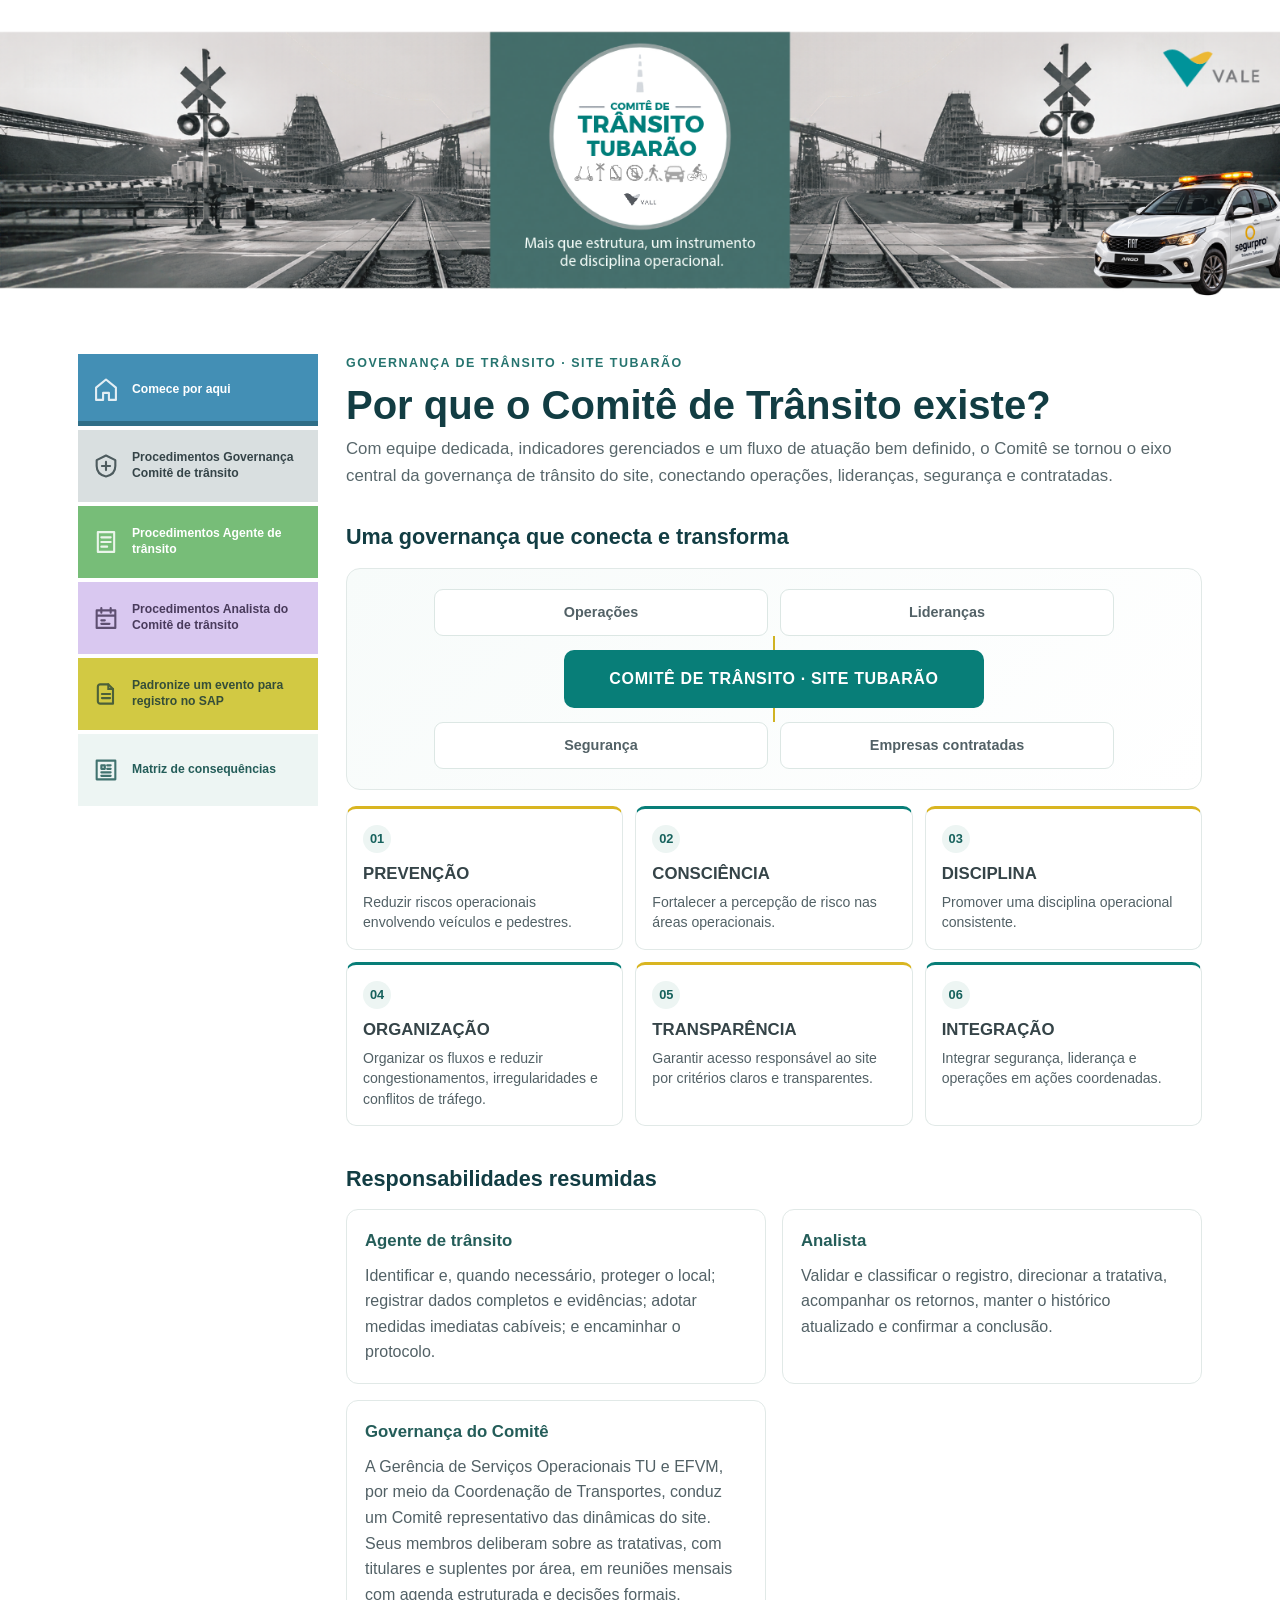
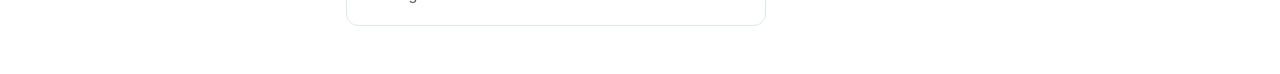
<file: procedimentos/index.html>
<!DOCTYPE html>
<html lang="pt-BR">
  <head>
    <meta charset="UTF-8" />
    <meta name="viewport" content="width=device-width, initial-scale=1.0" />
    <title>Procedimento para desvios e tratativas</title>
    <style>
      :root { color-scheme: light; font-family: Arial, sans-serif; color: #243238; background: #fff; }
      * { box-sizing: border-box; }
      body { max-width: 980px; margin: 0 auto; padding: 34px clamp(20px, 5vw, 58px) 48px; line-height: 1.6; }
      .label { color: #26746f; font-size: .78rem; font-weight: 700; letter-spacing: .12em; }
      h1 { margin: 8px 0; color: #123d43; font-size: clamp(1.8rem, 4vw, 2.5rem); line-height: 1.15; }
      .intro { margin: 0 0 24px; color: #58676b; font-size: 1.05rem; }
      .meta { display: flex; flex-wrap: wrap; gap: 10px; margin-bottom: 30px; }
      .meta span { border-radius: 999px; background: #edf5f3; color: #245d59; padding: 6px 12px; font-size: .85rem; }
      .notice { border-left: 4px solid #b28627; background: #fbf7eb; padding: 14px 18px; margin: 24px 0 30px; }
      .notice p { margin: 4px 0; }
      h2 { margin: 30px 0 12px; color: #123d43; font-size: 1.35rem; }
      h3 { margin: 0 0 6px; color: #245d59; font-size: 1.05rem; }
      .step { display: grid; grid-template-columns: 38px 1fr; gap: 14px; padding: 17px 0; border-bottom: 1px solid #e7eceb; }
      .number { display: grid; place-items: center; width: 34px; height: 34px; border-radius: 50%; background: #e7f1ef; color: #17625d; font-weight: 700; }
      .step p, .role-card p { margin: 0; color: #526166; }
      .role-grid { display: grid; grid-template-columns: repeat(2, minmax(0, 1fr)); gap: 16px; }
      .institutional-visual { margin: 28px 0 36px; }
      .institutional-visual h2 { margin-bottom: 14px; }
      .connection-map { padding: 20px; border: 1px solid #e1e9e7; border-radius: 14px; background: linear-gradient(135deg, #f7fbfa, #fff); }
      .stakeholder-row { display: grid; grid-template-columns: repeat(2, minmax(0, 1fr)); gap: 12px; max-width: 680px; margin: 0 auto; }
      .stakeholder { padding: 11px 14px; border: 1px solid #dce7e4; border-radius: 9px; background: #fff; color: #526166; font-size: .9rem; font-weight: 700; text-align: center; }
      .committee-core { position: relative; width: min(420px, 100%); margin: 14px auto; padding: 16px; border-radius: 10px; background: #087e78; color: #fff; font-weight: 700; letter-spacing: .04em; text-align: center; }
      .committee-core::before, .committee-core::after { position: absolute; left: 50%; width: 2px; height: 14px; background: #d0b323; content: ''; transform: translateX(-50%); }
      .committee-core::before { bottom: 100%; }
      .committee-core::after { top: 100%; }
      .pillar-grid { display: grid; grid-template-columns: repeat(3, minmax(0, 1fr)); gap: 12px; margin-top: 16px; }
      .pillar { min-height: 142px; padding: 16px; border: 1px solid #e1e9e7; border-top: 3px solid #d9b521; border-radius: 10px; background: #fff; }
      .pillar:nth-child(2n) { border-top-color: #087e78; }
      .pillar-number { display: inline-grid; width: 28px; height: 28px; place-items: center; margin-bottom: 8px; border-radius: 50%; background: #edf5f3; color: #17625d; font-size: .8rem; font-weight: 700; }
      .pillar h3 { margin-bottom: 4px; color: #354448; text-transform: uppercase; }
      .pillar p { margin: 0; color: #526166; font-size: .88rem; line-height: 1.45; }
      .role-card { border: 1px solid #e1e9e7; border-radius: 12px; padding: 18px; }
      .role-card h3 { margin-bottom: 8px; }
      .status-list { display: flex; flex-wrap: wrap; gap: 8px; padding: 0; list-style: none; }
      .status-list li { padding: 7px 11px; border: 1px solid #dce7e4; border-radius: 8px; font-size: .9rem; }
      body { max-width: none; margin: 0; padding: 0 0 48px; }
      .banner { width: 100%; background: #fff; }
      .banner img { display: block; width: 100%; max-width: 100%; height: auto; }
      .content { display: grid; grid-template-columns: minmax(190px, 240px) minmax(0, 1fr); align-items: start; gap: 28px; max-width: 1240px; margin: 0 auto; padding: 34px clamp(20px, 5vw, 58px) 0; }
      .sidebar { position: sticky; top: 20px; min-width: 0; padding: 0; border: 0; border-radius: 0; background: transparent; }
      .sidebar-title { position: absolute; width: 1px; height: 1px; overflow: hidden; clip: rect(0, 0, 0, 0); white-space: nowrap; }
      .page-content { min-width: 0; }
      .procedure-links { display: grid; grid-template-columns: minmax(0, 1fr); gap: 4px; margin: 0; }
      .sidebar-link, .procedure-link, .matrix-link { display: flex; min-width: 0; min-height: 72px; flex-direction: row; align-items: center; justify-content: flex-start; gap: 12px; padding: 14px; border: 0; color: #fff; font-size: .76rem; font-weight: 700; line-height: 1.3; text-align: left; text-decoration: none; overflow-wrap: anywhere; }
      .sidebar-link:nth-child(1) { background: #438fb5; }
      .sidebar-link:nth-child(2) { background: #63b6cf; }
      .sidebar-link:nth-child(3) { background: #77bd78; }
      .procedure-link { background: #d2c943; color: #354e38; }
      .procedure-link[href="#governanca-comite"] { background: #d9dfe0; color: #354448; }
      .sidebar-link[href="#procedimentos-analista"] { background: #d9c8f0; color: #493b5c; }
      .matrix-link { background: #edf5f3; color: #245d59; }
      .sidebar-link:hover, .sidebar-link:focus-visible, .procedure-link:hover, .procedure-link:focus-visible, .matrix-link:hover, .matrix-link:focus-visible { filter: brightness(.92); text-decoration: underline; }
      .sidebar-link:focus-visible, .procedure-link:focus-visible, .matrix-link:focus-visible { position: relative; z-index: 1; outline: 3px solid #123d43; outline-offset: -4px; }
      .sidebar-link[aria-current="location"] { box-shadow: inset 0 -5px 0 rgb(18 61 67 / 40%); }
      .sidebar-link svg, .procedure-link svg, .matrix-link svg { flex: 0 0 28px; width: 28px; height: 28px; opacity: .85; }
      .link-target { margin-top: 30px; }
      .link-target p, .link-target li { color: #526166; }
      .link-target li + li { margin-top: 8px; }
      .diary-table-wrap { overflow-x: auto; margin-top: 14px; border: 1px solid #dce7e4; border-radius: 8px; }
      .diary-table { width: 100%; min-width: 680px; border-collapse: collapse; background: #fff; text-align: left; }
      .diary-table th, .diary-table td { padding: 11px 12px; border-bottom: 1px solid #e7eceb; vertical-align: top; }
      .diary-table th { background: #edf5f3; color: #245d59; font-size: .9rem; }
      .diary-table tbody tr:last-child td { border-bottom: 0; }
      .standardizer { padding: 22px; border: 1px solid #dce7e4; border-radius: 12px; background: #f8fbfa; }
      .standardizer h2 { margin-top: 0; }
      .form-intro { color: #526166; }
      .evidence-alert { margin: 18px 0; padding: 16px 18px; border: 1px solid #d3ad00; border-radius: 8px; background: #fff2a8; color: #111; font-weight: 700; }
      .evidence-alert p { margin: 8px 0 0; }
      .evidence-alert ol { margin: 8px 0 0; padding-left: 24px; }
      .evidence-alert li + li { margin-top: 6px; }
      .question-grid { display: grid; grid-template-columns: repeat(2, minmax(0, 1fr)); gap: 16px; }
      .question { display: flex; flex-direction: column; gap: 6px; }
      .question label { color: #243238; font-weight: 700; }
      .question input, .question select, .question textarea { width: 100%; min-height: 44px; padding: 10px 12px; border: 1px solid #aebfbb; border-radius: 7px; font: inherit; }
      .question textarea { min-height: 112px; resize: vertical; }
      .question input:focus, .question select:focus, .question textarea:focus { outline: 3px solid rgb(0 126 114 / 18%); border-color: #007e72; }
      #padronize-evento[hidden] { display: none; }
      .form-actions { display: flex; flex-wrap: wrap; align-items: center; gap: 12px; margin-top: 20px; }
      .primary-button, .copy-button { min-height: 44px; padding: 10px 16px; border: 0; border-radius: 7px; background: #007e72; color: #fff; font: inherit; font-weight: 700; cursor: pointer; }
      .primary-button:hover, .copy-button:hover { background: #00665c; }
      .copy-button:disabled { background: #82918f; cursor: not-allowed; }
      .form-status { min-height: 1.5em; color: #245d59; }
      .output-panel { margin-top: 24px; }
      .output-panel[hidden] { display: none; }
      .output-panel textarea { display: block; width: 100%; min-height: 340px; margin-top: 10px; padding: 14px; border: 1px solid #aebfbb; border-radius: 8px; font:  .95rem/1.5 Consolas, monospace; white-space: pre-wrap; }
      #sap-title-output { min-height: 72px; }
      .output-item + .output-item { margin-top: 24px; }
      @media (max-width: 760px) { .content { grid-template-columns: minmax(0, 1fr); gap: 18px; padding-top: 24px; } .sidebar { position: static; } .procedure-links { display: flex; gap: 8px; overflow-x: auto; overscroll-behavior-x: contain; padding-bottom: 8px; scrollbar-width: thin; scrollbar-color: #78918d #edf5f3; }         .sidebar-link, .procedure-link, .matrix-link { flex: 0 0 170px; min-height: 100px; flex-direction: row; justify-content: flex-start; padding: 12px 10px; text-align: left; } .procedure-links::-webkit-scrollbar { height: 8px; } .procedure-links::-webkit-scrollbar-track { background: #edf5f3; border-radius: 999px; } .procedure-links::-webkit-scrollbar-thumb { background: #78918d; border-radius: 999px; } .role-grid, .question-grid { grid-template-columns: 1fr; } .pillar-grid { grid-template-columns: repeat(2, minmax(0, 1fr)); } .standardizer { padding: 16px; } }
      @media (max-width: 420px) { body { padding-bottom: 32px; } .content { padding-right: 14px; padding-left: 14px; } .procedure-links { gap: 1px; } .sidebar-link, .procedure-link { min-height: 92px; padding: 10px 7px; font-size: .7rem; } .sidebar-link svg, .procedure-link svg { flex-basis: 24px; width: 24px; height: 24px; } .pillar-grid { grid-template-columns: 1fr; } .connection-map { padding: 14px; } h1 { overflow-wrap: anywhere; } }
      @media (max-width: 760px) {
        .sidebar-link, .procedure-link, .matrix-link { flex: 0 0 138px; min-height: 64px; gap: 7px; padding: 8px; font-size: .7rem; }
        .sidebar-link svg, .procedure-link svg, .matrix-link svg { flex-basis: 22px; width: 22px; height: 22px; }
      }
      @media (max-width: 420px) {
        .sidebar-link, .procedure-link, .matrix-link { flex-basis: 126px; min-height: 58px; gap: 6px; padding: 7px; font-size: .66rem; }
        .sidebar-link svg, .procedure-link svg, .matrix-link svg { flex-basis: 20px; width: 20px; height: 20px; }
      }
    </style>
  </head>
  <body>
    <header class="banner">
      <img src="Banner - procedimentos Comitê (7).png" alt="Comitê de Trânsito Tubarão — Mais que estrutura, um instrumento de disciplina operacional." />
    </header>
    <main class="content">
      <aside class="sidebar" aria-label="Menu lateral">
        <p class="sidebar-title">Navegação da página</p>
        <nav class="procedure-links" aria-label="Navegação da página">
          <a class="sidebar-link" href="#inicio" aria-current="location">
            <svg viewBox="0 0 24 24" fill="none" aria-hidden="true" focusable="false"><path d="m3.5 10 8.5-7 8.5 7v10.5h-6v-6h-5v6h-6V10Z" stroke="currentColor" stroke-width="1.8" stroke-linejoin="round" /></svg>
            <span>Comece por aqui</span>
          </a>
          <a class="procedure-link" href="#governanca-comite" aria-controls="governanca-comite" aria-expanded="false">
            <svg viewBox="0 0 24 24" fill="none" aria-hidden="true" focusable="false"><path d="M12 3 4 7v5c0 5 3.4 8 8 9 4.6-1 8-4 8-9V7l-8-4Z" stroke="currentColor" stroke-width="1.8" stroke-linejoin="round"/><path d="M8.5 12h7M12 8.5v7" stroke="currentColor" stroke-width="1.8" stroke-linecap="round"/></svg>
            <span>Procedimentos Governança Comitê de trânsito</span>
          </a>
          <a class="sidebar-link" href="#procedimentos-agente">
            <svg viewBox="0 0 24 24" fill="none" aria-hidden="true" focusable="false"><path d="M5 3.5h14v17H5zM8 8h8M8 12h8M8 16h5" stroke="currentColor" stroke-width="1.8" stroke-linecap="round" stroke-linejoin="round" /></svg>
            <span>Procedimentos Agente de trânsito</span>
          </a>
          <a class="sidebar-link" href="#procedimentos-analista">
            <svg viewBox="0 0 24 24" fill="none" aria-hidden="true" focusable="false"><path d="M4 5.5h16v15H4zM8 3.5v4M16 3.5v4M4 10h16M8 14h3M8 17h7" stroke="currentColor" stroke-width="1.8" stroke-linecap="round" stroke-linejoin="round" /></svg>
            <span>Procedimentos Analista do Comitê de trânsito</span>
          </a>
          <a class="procedure-link" href="#padronize-evento" aria-controls="padronize-evento" aria-expanded="false">
            <svg viewBox="0 0 24 24" fill="none" aria-hidden="true" focusable="false">
              <path d="M7 3.75h7l4 4v12.5H7a2 2 0 0 1-2-2v-12.5a2 2 0 0 1 2-2Z" stroke="currentColor" stroke-width="1.8" stroke-linejoin="round" />
              <path d="M14 3.75v4h4M8.5 12h7M8.5 15.5h7" stroke="currentColor" stroke-width="1.8" stroke-linecap="round" />
            </svg>
            <span>Padronize um evento para registro no SAP</span>
          </a>
          <a class="matrix-link" href="https://comitedetransito.github.io/navale/" target="_blank" rel="noopener noreferrer">
            <svg viewBox="0 0 24 24" fill="none" aria-hidden="true" focusable="false"><path d="M4 4h16v16H4zM8 8h3v3H8zM13 8h3M13 11h3M8 14h8M8 17h8" stroke="currentColor" stroke-width="1.8" stroke-linecap="round" stroke-linejoin="round" /></svg>
            <span>Matriz de consequências</span>
          </a>
        </nav>
      </aside>
      <div class="page-content" id="inicio">
        <div class="label home-only">GOVERNANÇA DE TRÂNSITO · SITE TUBARÃO</div>
        <h1 class="home-only">Por que o Comitê de Trânsito existe?</h1>
        <p class="intro home-only">Com equipe dedicada, indicadores gerenciados e um fluxo de atuação bem definido, o Comitê se tornou o eixo central da governança de trânsito do site, conectando operações, lideranças, segurança e contratadas.</p>
        <section class="institutional-visual home-only" aria-labelledby="pilares-title">
          <h2 id="pilares-title">Uma governança que conecta e transforma</h2>
          <div class="connection-map" role="img" aria-label="O Comitê de Trânsito conecta operações, lideranças, segurança e empresas contratadas.">
            <div class="stakeholder-row">
              <div class="stakeholder">Operações</div>
              <div class="stakeholder">Lideranças</div>
            </div>
            <div class="committee-core">COMITÊ DE TRÂNSITO · SITE TUBARÃO</div>
            <div class="stakeholder-row">
              <div class="stakeholder">Segurança</div>
              <div class="stakeholder">Empresas contratadas</div>
            </div>
          </div>
          <div class="pillar-grid" aria-label="Pilares de atuação do Comitê">
            <article class="pillar"><span class="pillar-number">01</span><h3>Prevenção</h3><p>Reduzir riscos operacionais envolvendo veículos e pedestres.</p></article>
            <article class="pillar"><span class="pillar-number">02</span><h3>Consciência</h3><p>Fortalecer a percepção de risco nas áreas operacionais.</p></article>
            <article class="pillar"><span class="pillar-number">03</span><h3>Disciplina</h3><p>Promover uma disciplina operacional consistente.</p></article>
            <article class="pillar"><span class="pillar-number">04</span><h3>Organização</h3><p>Organizar os fluxos e reduzir congestionamentos, irregularidades e conflitos de tráfego.</p></article>
            <article class="pillar"><span class="pillar-number">05</span><h3>Transparência</h3><p>Garantir acesso responsável ao site por critérios claros e transparentes.</p></article>
            <article class="pillar"><span class="pillar-number">06</span><h3>Integração</h3><p>Integrar segurança, liderança e operações em ações coordenadas.</p></article>
          </div>
        </section>
        <section class="link-target home-only" id="responsabilidades" aria-labelledby="responsabilidades-title">
          <h2 id="responsabilidades-title">Responsabilidades resumidas</h2>
          <div class="role-grid">
            <article class="role-card">
              <h3>Agente de trânsito</h3>
              <p>Identificar e, quando necessário, proteger o local; registrar dados completos e evidências; adotar medidas imediatas cabíveis; e encaminhar o protocolo.</p>
            </article>
            <article class="role-card">
              <h3>Analista</h3>
              <p>Validar e classificar o registro, direcionar a tratativa, acompanhar os retornos, manter o histórico atualizado e confirmar a conclusão.</p>
            </article>
            <article class="role-card">
              <h3>Governança do Comitê</h3>
              <p>A Gerência de Serviços Operacionais TU e EFVM, por meio da Coordenação de Transportes, conduz um Comitê representativo das dinâmicas do site. Seus membros deliberam sobre as tratativas, com titulares e suplentes por área, em reuniões mensais com agenda estruturada e decisões formais.</p>
            </article>
          </div>
        </section>
        <section class="link-target" id="procedimentos-agente" aria-labelledby="agente-title">
          <h2 id="agente-title">Procedimentos Agente de trânsito</h2>
          <div class="step">
            <span class="number" aria-hidden="true">1</span>
            <div><h3>Identificar e avaliar o desvio</h3><p>Verifique o local e a condição observada. Em caso de risco imediato, priorize a segurança, sinalize a área conforme orientação operacional e acione o canal de emergência aplicável.</p></div>
          </div>
          <div class="step">
            <span class="number" aria-hidden="true">2</span>
            <div><h3>Registrar a ocorrência</h3><p>Cadastre data e hora, local ou referência, tipo de desvio, descrição objetiva, impacto observado e ação imediata adotada. Evite incluir dados pessoais desnecessários.</p></div>
          </div>
          <div class="step">
            <span class="number" aria-hidden="true">3</span>
            <div><h3>Anexar evidências e encaminhar</h3><p>Inclua fotos ou documentos permitidos, identificando-os com clareza. Encaminhe o registro à fila da analista ou à área responsável e informe o número do protocolo.</p></div>
          </div>
        </section>
        <section class="link-target" id="procedimentos-analista" aria-labelledby="analista-title">
          <h2 id="analista-title">Procedimentos Analista do Comitê de trânsito</h2>
          <div class="step">
            <span class="number" aria-hidden="true">1</span>
            <div><h3>Validar o cadastro</h3><p>Confira se o registro contém informações suficientes, se não há duplicidade e se as evidências correspondem à ocorrência. Solicite complementação ao agente quando necessário.</p></div>
          </div>
          <div class="step">
            <span class="number" aria-hidden="true">2</span>
            <div><h3>Classificar e direcionar</h3><p>Atribua categoria e prioridade conforme os critérios internos. Direcione para a área responsável, registrando responsável, data do encaminhamento e prazo definido pela operação.</p></div>
          </div>
          <div class="step">
            <span class="number" aria-hidden="true">3</span>
            <div><h3>Acompanhar a tratativa e concluir</h3><p>Monitore o prazo, registre interações e atualize o histórico. Ao receber a resposta, valide a evidência da solução, comunique o resultado aos envolvidos e encerre o registro ou justifique a pendência.</p></div>
          </div>
        </section>
        <section class="link-target" id="governanca-comite" aria-labelledby="governanca-title" hidden>
          <h2 id="governanca-title">Estrutura do Comitê</h2>
          <p>O responsável desta iniciativa é a Gerência de Serviços Operacionais TU e EFVM, por meio da Coordenação de Transportes.</p>
          <h2>Representatividade e tomada de decisão</h2>
          <p>O Comitê foi redesenhado com o objetivo de representar todas as dinâmicas do site. Por isso, conta com membros decisores.</p>
          <p>Cada área tem titulares e suplentes, garantindo continuidade na discussão. Participam líderes com capacidade de deliberar inclusive financeiramente, garantindo agilidade e responsabilidade nas decisões. As reuniões acontecem mensalmente, sempre na semana 4 ou 5 de cada mês, com agenda estruturada e deliberações formais.</p>
        </section>
        <section class="link-target standardizer" id="padronize-evento" aria-labelledby="form-title" hidden>
      <h2 id="form-title">Padronização da descrição do incidente</h2>
      <p class="form-intro">Para padronizar um registro de desvio de trânsito via SAP, descreva conforme abaixo e gere o texto padrão. Para campos inexistentes, utilize NA. Confira os dados antes de copiar para o SAP.</p>
      <aside class="evidence-alert" aria-label="Atenção: evidências obrigatórias">
        <strong>ATENÇÃO — Todo registro precisa de evidência</strong>
        <ol type="a">
          <li>Anexar no SAP evidências relacionadas a veículos: fotos com data e hora ou vídeos curtos, relatórios.</li>
          <li>Enviar por e-mail evidências relacionadas a pessoas: em atendimento à LGPD, informações pessoais e sensíveis — dados de documentos pessoais, imagem e vídeos de pessoas — deverão ser encaminhadas por e-mail com o ID do registro do SAP para a liderança Vale responsável pelo empregado Vale ou contratado.</li>
        </ol>
      </aside>
      <form id="incident-form">
        <div class="question-grid">
          <div class="question">
            <label for="deviation">1. Descrição do desvio (matriz)</label>
            <textarea id="deviation" name="deviation" rows="4" autocomplete="off" required></textarea>
          </div>
          <div class="question">
            <label for="person">2. Condutor/passageiro (iniciais ou NI)</label>
            <input id="person" name="person" type="text" placeholder="Iniciais ou NI" autocomplete="off" required />
          </div>
          <div class="question">
            <label for="registration">3. Matrícula do condutor/passageiro</label>
            <input id="registration" name="registration" type="text" autocomplete="off" required />
          </div>
          <div class="question">
            <label for="rfid">4. RFID do crachá (verso do crachá)</label>
            <input id="rfid" name="rfid" type="text" autocomplete="off" required />
          </div>
          <div class="question">
            <label for="company">5. Empresa do condutor/passageiro</label>
            <input id="company" name="company" type="text" autocomplete="organization" required />
          </div>
          <div class="question">
            <label for="plate">6. Placa do veículo abordado</label>
            <input id="plate" name="plate" type="text" autocomplete="off" required />
          </div>
          <div class="question">
            <label for="vehicle-company">7. Empresa/locadora do veículo abordado</label>
            <input id="vehicle-company" name="vehicleCompany" type="text" autocomplete="organization" required />
          </div>
          <div class="question">
            <label for="sap-title">8. Título padrão do SAP</label>
            <select id="sap-title" name="sapTitle" required>
              <option value="">Selecione uma opção</option>
              <option>01. [COMITÊ DE TRÂNSITO] Condutor sem cinto de segurança em veículo em movimento.</option>
              <option>02. [COMITÊ DE TRÂNSITO] Passageiro sem cinto de segurança em veículo em movimento.</option>
              <option>03. [COMITÊ DE TRÂNSITO] Uso de celular durante a condução.</option>
              <option>04. [COMITÊ DE TRÂNSITO] Não realizar parada obrigatória antes da PN.</option>
              <option>05. [COMITÊ DE TRÂNSITO] Não cumprir procedimento de transposição de PN.</option>
              <option>06. [COMITÊ DE TRÂNSITO] Conduzir veículo sem condições adequadas de segurança.</option>
              <option>07. [COMITÊ DE TRÂNSITO] Descumprir a sinalização de trânsito.</option>
              <option>08. [COMITÊ DE TRÂNSITO] Direção perigosa ou transporte irregular de carga.</option>
              <option>09. [COMITÊ DE TRÂNSITO] Não conceder preferência ao pedestre.</option>
              <option>10. [COMITÊ DE TRÂNSITO] Conduzir veículo com CNH incompatível.</option>
              <option>11. [COMITÊ DE TRÂNSITO] Transitar em velocidade incompatível com a via.</option>
              <option>12. [COMITÊ DE TRÂNSITO] Transitar em marcha ré de forma indevida.</option>
              <option>13. [COMITÊ DE TRÂNSITO] Conduzir veículo mobilizado sem documentação Vale obrigatória.</option>
              <option>14. [COMITÊ DE TRÂNSITO] Conduzir veículo sem documentação obrigatória do CTB.</option>
              <option>15. [COMITÊ DE TRÂNSITO] Não atender agentes de trânsito ou recusar identificação.</option>
              <option>16. [COMITÊ DE TRÂNSITO] Transportar carga de forma irregular.</option>
              <option>17. [COMITÊ DE TRÂNSITO] Estacionar ou parar veículo em desacordo com as regras.</option>
              <option>18. [COMITÊ DE TRÂNSITO] Condição ou comportamento inseguro.</option>
              <option>19. [COMITÊ DE TRÂNSITO] Descumprir fluxo de interdição de vias.</option>
              <option>20. [COMITÊ DE TRÂNSITO] Descumprir restrição de circulação em horários críticos.</option>
              <option>21. [COMITÊ DE TRÂNSITO] Excesso de velocidade superior a 7% e até 20%.</option>
              <option>22. [COMITÊ DE TRÂNSITO] Excesso de velocidade superior a 20% e até 50%.</option>
              <option>23. [COMITÊ DE TRÂNSITO] Excesso de velocidade superior a 50% ou acima de 120 km/h.</option>
            </select>
          </div>
        </div>
        <div class="form-actions">
          <button class="primary-button" type="submit">Gerar descrição para o SAP</button>
          <span class="form-status" id="form-status" role="status" aria-live="polite"></span>
        </div>
      </form>
      <div class="output-panel" id="output-panel" hidden>
        <div class="output-item">
          <label for="sap-title-output"><strong>Título padrão do SAP — copie para o campo de título</strong></label>
          <textarea id="sap-title-output" readonly spellcheck="false" rows="2"></textarea>
          <div class="form-actions">
            <button class="copy-button" id="copy-title-button" type="button">Copiar título</button>
            <span class="form-status" id="copy-title-status" role="status" aria-live="polite"></span>
          </div>
        </div>
        <div class="output-item">
          <label for="sap-output"><strong>Descrição padronizada — revise e copie para o SAP</strong></label>
          <textarea id="sap-output" readonly spellcheck="false"></textarea>
          <div class="form-actions">
            <button class="copy-button" id="copy-button" type="button">Copiar descrição</button>
            <span class="form-status" id="copy-status" role="status" aria-live="polite"></span>
          </div>
        </div>
      </div>
        </section>
      </div>
    </main>
    <script>
      const navigationLinks = document.querySelectorAll('.sidebar-link, .procedure-link');
      const pageSections = ['procedimentos-agente', 'procedimentos-analista', 'padronize-evento', 'governanca-comite']
        .map((id) => document.getElementById(id));
      const homeContent = document.querySelectorAll('#inicio > .home-only');

      function showPage(targetId) {
        homeContent.forEach((element) => {
          element.hidden = targetId !== 'inicio';
        });
        pageSections.forEach((section) => {
          section.hidden = section.id !== targetId;
        });
        navigationLinks.forEach((link) => {
          const isCurrent = link.getAttribute('href') === `#${targetId}`;
          if (isCurrent) link.setAttribute('aria-current', 'location');
          else link.removeAttribute('aria-current');
          if (link.classList.contains('procedure-link')) {
            link.setAttribute('aria-expanded', String(isCurrent));
          }
        });
      }

      navigationLinks.forEach((link) => {
        link.addEventListener('click', (event) => {
          event.preventDefault();
          const targetId = link.getAttribute('href').slice(1);
          showPage(targetId);
          history.replaceState(null, '', `#${targetId}`);
          document.querySelector('.page-content').scrollIntoView({ behavior: 'smooth', block: 'start' });
        });
      });

      showPage('inicio');
      const procedureSection = document.getElementById('padronize-evento');

      const incidentForm = document.getElementById('incident-form');
      const fieldNames = ['deviation', 'person', 'registration', 'rfid', 'company', 'plate', 'vehicle-company', 'sap-title'];
      const outputPanel = document.getElementById('output-panel');
      const output = document.getElementById('sap-output');
      const titleOutput = document.getElementById('sap-title-output');
      const formStatus = document.getElementById('form-status');
      const copyStatus = document.getElementById('copy-status');
      const copyTitleStatus = document.getElementById('copy-title-status');

      function clean(value) {
        return value.replace(/\s+/g, ' ').trim();
      }

      fieldNames.forEach((name) => {
        const field = document.getElementById(name);
        field.addEventListener('input', () => {
          field.setCustomValidity(clean(field.value) ? '' : 'Preencha este campo.');
        });
      });

      incidentForm.addEventListener('submit', (event) => {
        event.preventDefault();
        const values = {};
        let firstInvalid = null;

        fieldNames.forEach((name) => {
          const field = document.getElementById(name);
          values[name] = clean(field.value);
          field.setCustomValidity(values[name] ? '' : 'Preencha este campo.');
          if (!values[name] && !firstInvalid) firstInvalid = field;
        });

        if (firstInvalid) {
          firstInvalid.reportValidity();
          firstInvalid.focus();
          return;
        }

        titleOutput.value = values['sap-title'];
        output.value = [
          `Descrição do desvio (matriz): ${values.deviation}`,
          `Condutor/passageiro (iniciais ou NI): ${values.person}`,
          `Matrícula condutor/passageiro: ${values.registration}`,
          `RFID do crachá (verso do crachá): ${values.rfid}`,
          `Empresa do condutor/passageiro: ${values.company}`,
          `Placa do veículo abordado: ${values.plate}`,
          `Empresa/locadora veículo abordado: ${values['vehicle-company']}`,
          'Evidências:',
          'a) Registros contendo fotos com data e hora ou vídeos, relatórios do veículo estão disponíveis no SAP',
          'b) Em atendimento a LGPD informações pessoais e sensíveis - dados de documentos pessoais, imagem e vídeos de pessoas são encaminhadas por e-mail com o ID do registro SAP para a liderança Vale responsável pelo empregado Vale ou contratado.'
        ].join('\n');

        outputPanel.hidden = false;
        formStatus.textContent = 'Descrição gerada. Revise o conteúdo antes de copiar.';
        output.focus();
      });

      document.getElementById('copy-title-button').addEventListener('click', async () => {
        try {
          await navigator.clipboard.writeText(titleOutput.value);
          copyTitleStatus.textContent = 'Título copiado.';
        } catch (error) {
          titleOutput.focus();
          titleOutput.select();
          const copied = document.execCommand('copy');
          copyTitleStatus.textContent = copied
            ? 'Título copiado.'
            : 'Não foi possível copiar automaticamente. Selecione e copie o título.';
        }
      });

      document.getElementById('copy-button').addEventListener('click', async () => {
        try {
          await navigator.clipboard.writeText(output.value);
          copyStatus.textContent = 'Informação copiada.';
        } catch (error) {
          output.focus();
          output.select();
          const copied = document.execCommand('copy');
          copyStatus.textContent = copied
            ? 'Informação copiada.'
            : 'Não foi possível copiar automaticamente. Selecione e copie o texto.';
        }
      });
    </script>
  </body>
</html>
</file>
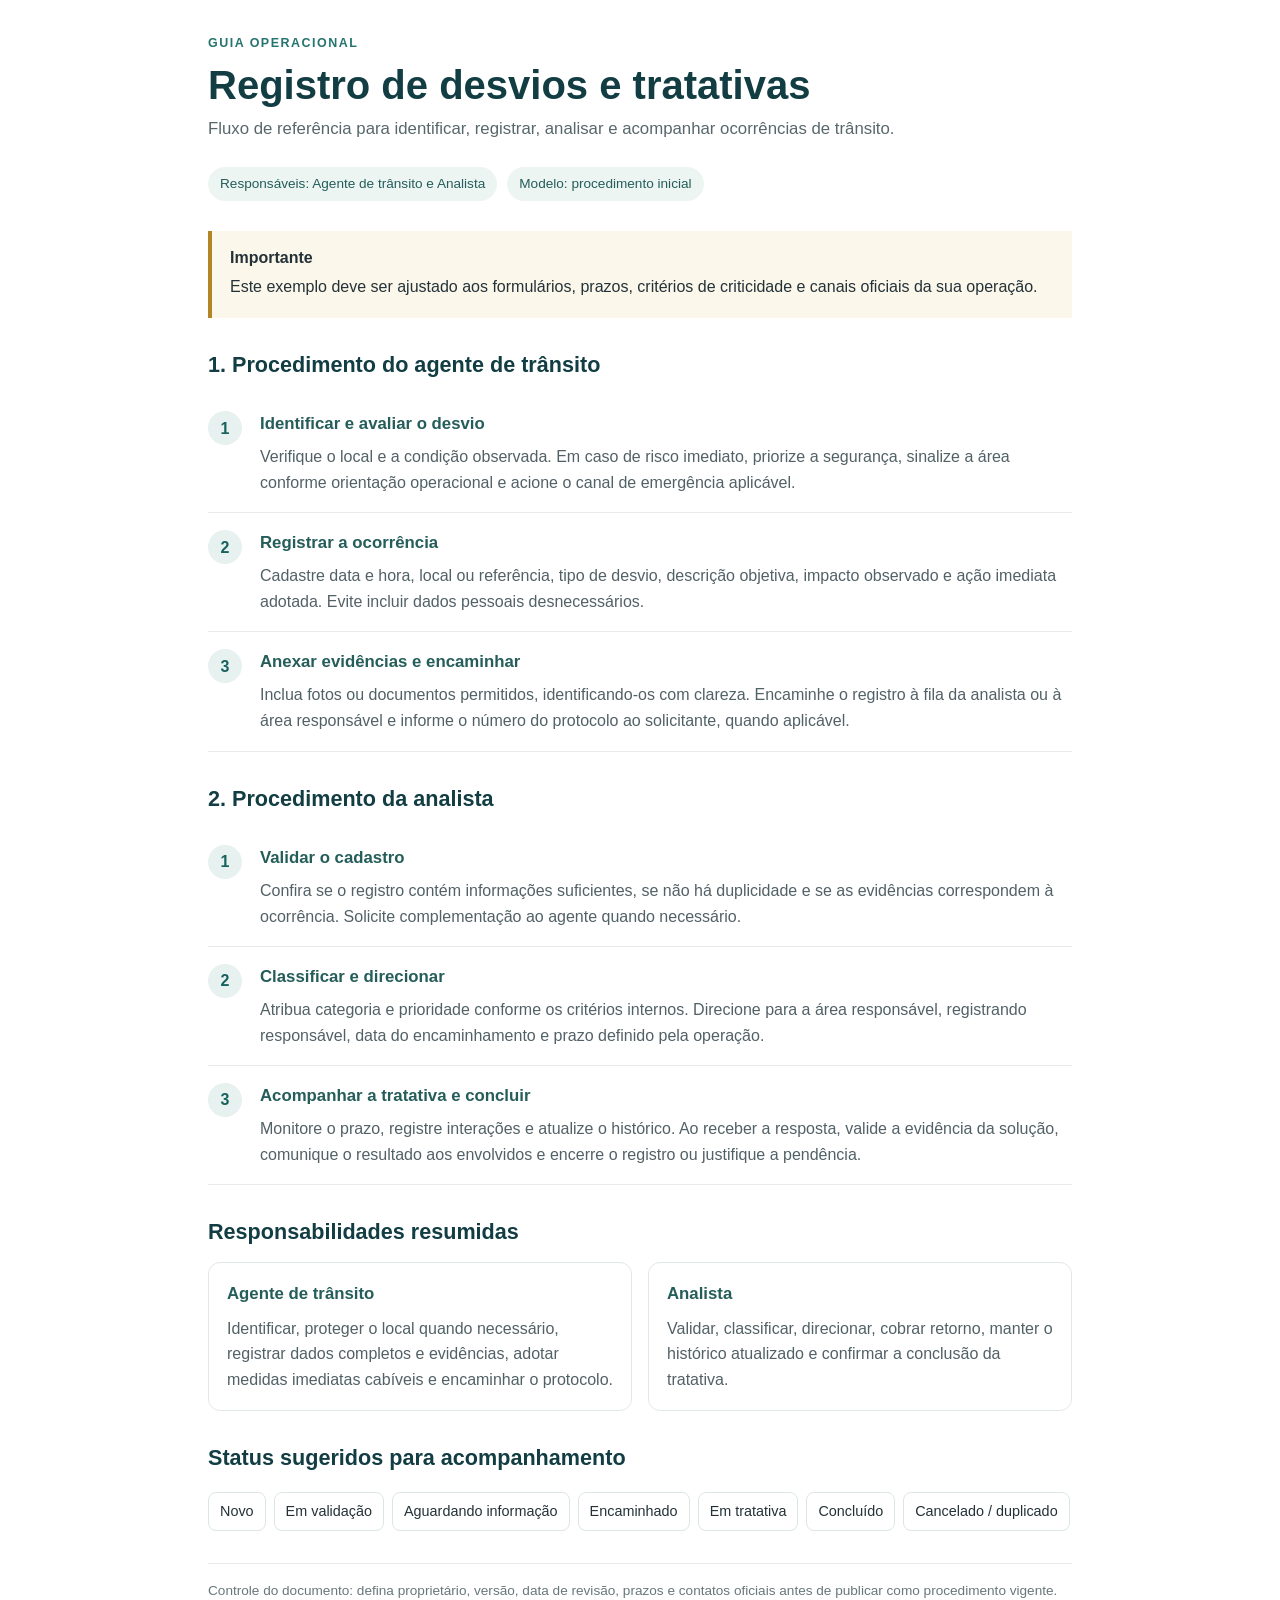
<file: procedimentos/manual.html>
<!DOCTYPE html>
<html lang="pt-BR">
  <head>
    <meta charset="UTF-8" />
    <meta name="viewport" content="width=device-width, initial-scale=1.0" />
    <title>Procedimento para desvios e tratativas</title>
    <style>
      :root { color-scheme: light; font-family: Arial, sans-serif; color: #243238; background: #fff; }
      * { box-sizing: border-box; }
      body { max-width: 980px; margin: 0 auto; padding: 34px clamp(20px, 5vw, 58px) 48px; line-height: 1.6; }
      .label { color: #26746f; font-size: .78rem; font-weight: 700; letter-spacing: .12em; }
      h1 { margin: 8px 0; color: #123d43; font-size: clamp(1.8rem, 4vw, 2.5rem); line-height: 1.15; }
      .intro { margin: 0 0 24px; color: #58676b; font-size: 1.05rem; }
      .meta { display: flex; flex-wrap: wrap; gap: 10px; margin-bottom: 30px; }
      .meta span { border-radius: 999px; background: #edf5f3; color: #245d59; padding: 6px 12px; font-size: .85rem; }
      .notice { border-left: 4px solid #b28627; background: #fbf7eb; padding: 14px 18px; margin: 24px 0 30px; }
      .notice p { margin: 4px 0; }
      h2 { margin: 30px 0 12px; color: #123d43; font-size: 1.35rem; }
      h3 { margin: 0 0 6px; color: #245d59; font-size: 1.05rem; }
      .step { display: grid; grid-template-columns: 38px 1fr; gap: 14px; padding: 17px 0; border-bottom: 1px solid #e7eceb; }
      .number { display: grid; place-items: center; width: 34px; height: 34px; border-radius: 50%; background: #e7f1ef; color: #17625d; font-weight: 700; }
      .step p, .role-card p { margin: 0; color: #526166; }
      .role-grid { display: grid; grid-template-columns: repeat(2, minmax(0, 1fr)); gap: 16px; }
      .role-card { border: 1px solid #e1e9e7; border-radius: 12px; padding: 18px; }
      .role-card h3 { margin-bottom: 8px; }
      .status-list { display: flex; flex-wrap: wrap; gap: 8px; padding: 0; list-style: none; }
      .status-list li { padding: 7px 11px; border: 1px solid #dce7e4; border-radius: 8px; font-size: .9rem; }
      .footer { margin-top: 32px; padding-top: 16px; border-top: 1px solid #e7eceb; color: #68777a; font-size: .85rem; }
      @media (max-width: 620px) { body { padding-top: 24px; } .role-grid { grid-template-columns: 1fr; } }
    </style>
  </head>
  <body>
    <div class="label">GUIA OPERACIONAL</div>
    <h1>Registro de desvios e tratativas</h1>
    <p class="intro">Fluxo de referência para identificar, registrar, analisar e acompanhar ocorrências de trânsito.</p>
    <div class="meta"><span>Responsáveis: Agente de trânsito e Analista</span><span>Modelo: procedimento inicial</span></div>

    <div class="notice">
      <strong>Importante</strong>
      <p>Este exemplo deve ser ajustado aos formulários, prazos, critérios de criticidade e canais oficiais da sua operação.</p>
    </div>

    <h2>1. Procedimento do agente de trânsito</h2>
    <div class="step"><span class="number">1</span><div><h3>Identificar e avaliar o desvio</h3><p>Verifique o local e a condição observada. Em caso de risco imediato, priorize a segurança, sinalize a área conforme orientação operacional e acione o canal de emergência aplicável.</p></div></div>
    <div class="step"><span class="number">2</span><div><h3>Registrar a ocorrência</h3><p>Cadastre data e hora, local ou referência, tipo de desvio, descrição objetiva, impacto observado e ação imediata adotada. Evite incluir dados pessoais desnecessários.</p></div></div>
    <div class="step"><span class="number">3</span><div><h3>Anexar evidências e encaminhar</h3><p>Inclua fotos ou documentos permitidos, identificando-os com clareza. Encaminhe o registro à fila da analista ou à área responsável e informe o número do protocolo ao solicitante, quando aplicável.</p></div></div>

    <h2>2. Procedimento da analista</h2>
    <div class="step"><span class="number">1</span><div><h3>Validar o cadastro</h3><p>Confira se o registro contém informações suficientes, se não há duplicidade e se as evidências correspondem à ocorrência. Solicite complementação ao agente quando necessário.</p></div></div>
    <div class="step"><span class="number">2</span><div><h3>Classificar e direcionar</h3><p>Atribua categoria e prioridade conforme os critérios internos. Direcione para a área responsável, registrando responsável, data do encaminhamento e prazo definido pela operação.</p></div></div>
    <div class="step"><span class="number">3</span><div><h3>Acompanhar a tratativa e concluir</h3><p>Monitore o prazo, registre interações e atualize o histórico. Ao receber a resposta, valide a evidência da solução, comunique o resultado aos envolvidos e encerre o registro ou justifique a pendência.</p></div></div>

    <h2>Responsabilidades resumidas</h2>
    <div class="role-grid">
      <article class="role-card"><h3>Agente de trânsito</h3><p>Identificar, proteger o local quando necessário, registrar dados completos e evidências, adotar medidas imediatas cabíveis e encaminhar o protocolo.</p></article>
      <article class="role-card"><h3>Analista</h3><p>Validar, classificar, direcionar, cobrar retorno, manter o histórico atualizado e confirmar a conclusão da tratativa.</p></article>
    </div>

    <h2>Status sugeridos para acompanhamento</h2>
    <ul class="status-list"><li>Novo</li><li>Em validação</li><li>Aguardando informação</li><li>Encaminhado</li><li>Em tratativa</li><li>Concluído</li><li>Cancelado / duplicado</li></ul>

    <p class="footer">Controle do documento: defina proprietário, versão, data de revisão, prazos e contatos oficiais antes de publicar como procedimento vigente.</p>
  </body>
</html>
</file>
